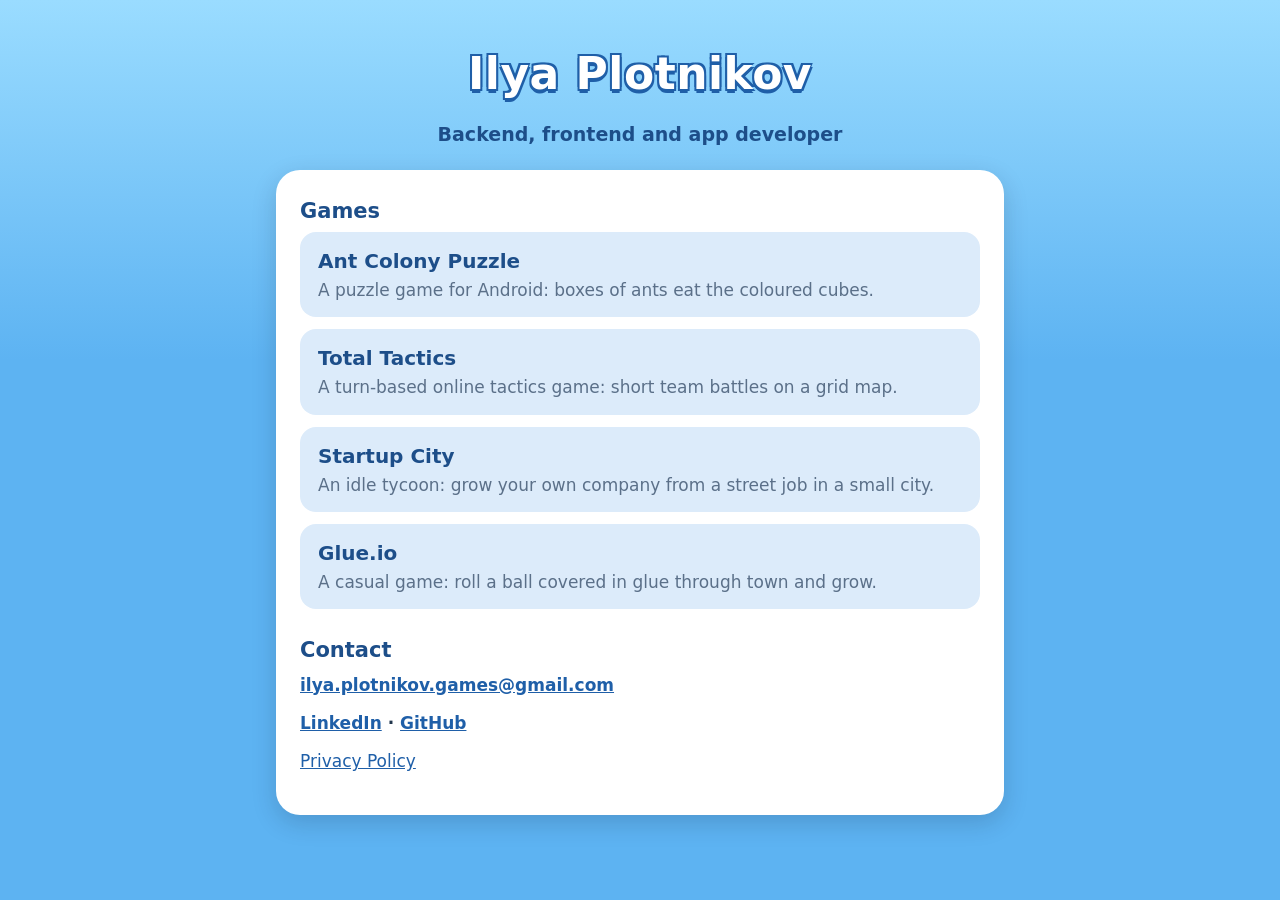
<file: index.html>
<!doctype html>
<html lang="en">
<head>
  <meta charset="utf-8">
  <meta name="viewport" content="width=device-width, initial-scale=1">
  <title>Ilya Plotnikov — backend, frontend and app developer</title>
  <meta name="description" content="Ilya Plotnikov — backend, frontend and app developer. Games for Android.">
  <link rel="stylesheet" href="style.css">
</head>
<body>
  <main class="page">
    <div class="title">Ilya Plotnikov</div>
    <p class="role">Backend, frontend and app developer</p>
    <div class="card">
      <h2 class="first">Games</h2>
      <a class="game-row" href="antcolony/">
        <span class="game-name">Ant Colony Puzzle</span>
        <span class="game-line">A puzzle game for Android: boxes of ants eat the coloured cubes.</span>
      </a>
      <a class="game-row" href="totaltactics/">
        <span class="game-name">Total Tactics</span>
        <span class="game-line">A turn-based online tactics game: short team battles on a grid map.</span>
      </a>
      <a class="game-row" href="startupcity/">
        <span class="game-name">Startup City</span>
        <span class="game-line">An idle tycoon: grow your own company from a street job in a small city.</span>
      </a>
      <a class="game-row" href="glueio/">
        <span class="game-name">Glue.io</span>
        <span class="game-line">A casual game: roll a ball covered in glue through town and grow.</span>
      </a>

      <h2>Contact</h2>
      <p class="contact"><a href="mailto:ilya.plotnikov.games@gmail.com">ilya.plotnikov.games@gmail.com</a></p>
      <p class="contact"><a href="https://www.linkedin.com/in/ilyaplot/">LinkedIn</a> · <a href="https://github.com/ilyaplot">GitHub</a></p>
      <p class="links"><a href="privacy.html">Privacy Policy</a></p>
    </div>
  </main>
</body>
</html>
</file>
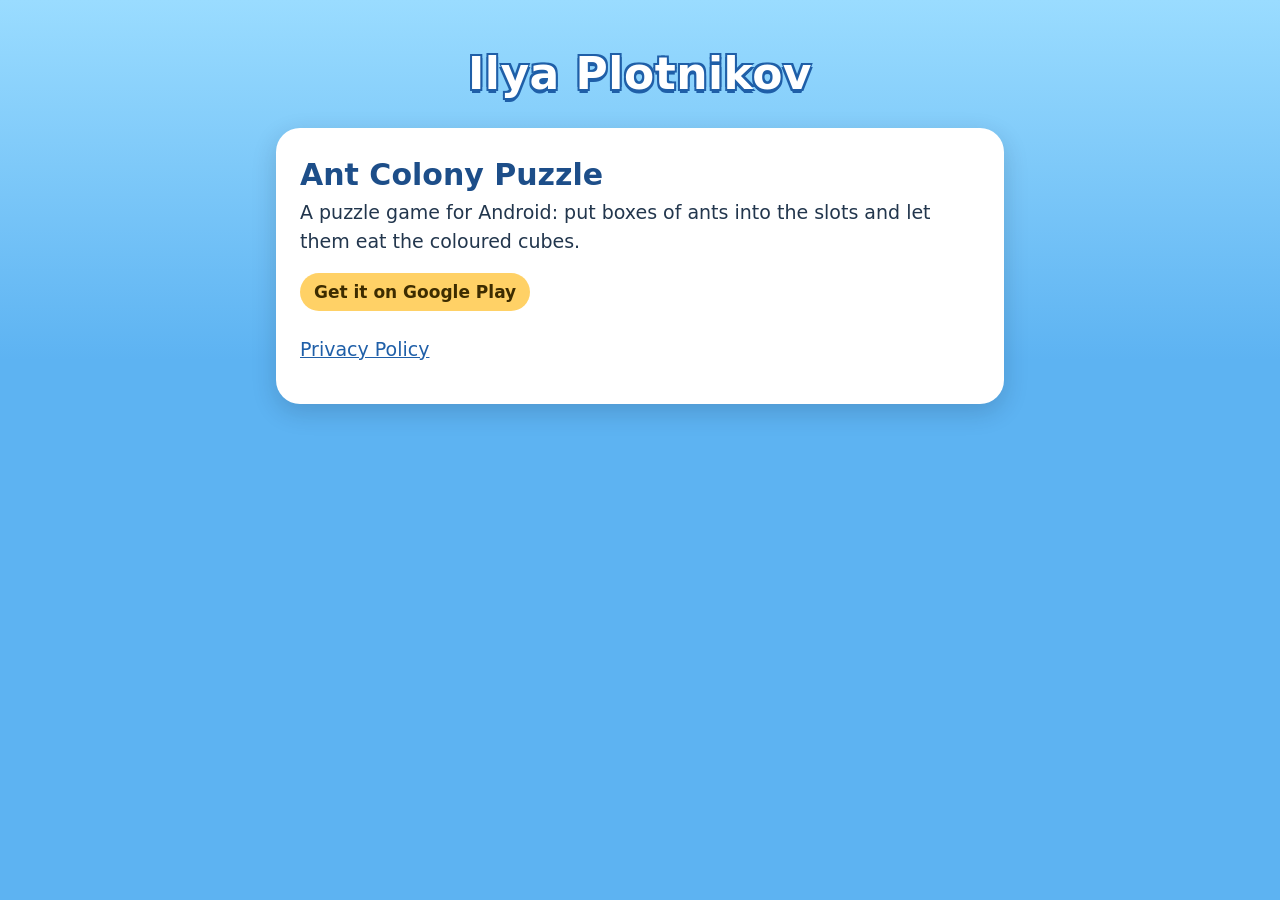
<file: antcolony/index.html>
<!doctype html>
<html lang="en">
<head>
  <meta charset="utf-8">
  <meta name="viewport" content="width=device-width, initial-scale=1">
  <title>Ant Colony Puzzle</title>
  <meta name="description" content="Ant Colony Puzzle — a puzzle game for Android.">
  <link rel="stylesheet" href="../style.css">
</head>
<body>
  <main class="page">
    <div class="title"><a href="../">Ilya Plotnikov</a></div>
    <div class="card game">
      <h1>Ant Colony Puzzle</h1>
      <p>A puzzle game for Android: put boxes of ants into the slots and let them eat the coloured cubes.</p>
      <a class="store" href="https://play.google.com/store/apps/details?id=com.ilyaplot.antcolony&amp;pcampaignid=web_share">Get it on Google Play</a>
      <p class="links"><a href="../privacy.html">Privacy Policy</a></p>
    </div>
  </main>
</body>
</html>
</file>
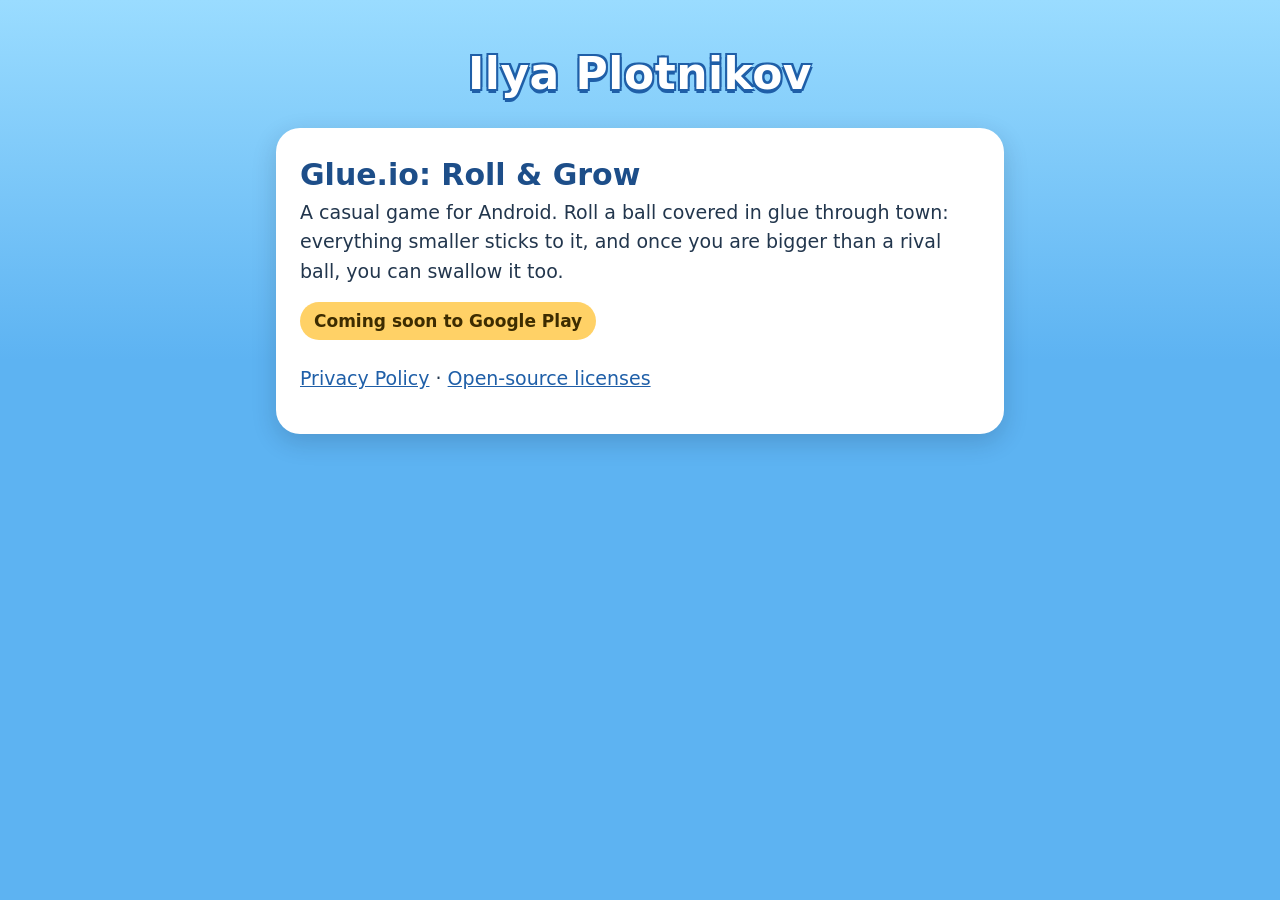
<file: glueio/index.html>
<!doctype html>
<html lang="en">
<head>
  <meta charset="utf-8">
  <meta name="viewport" content="width=device-width, initial-scale=1">
  <title>Glue.io</title>
  <meta name="description" content="Glue.io — roll a ball covered in glue through town and grow, a casual game for Android.">
  <link rel="stylesheet" href="../style.css">
</head>
<body>
  <main class="page">
    <div class="title"><a href="../">Ilya Plotnikov</a></div>
    <div class="card game">
      <h1>Glue.io: Roll &amp; Grow</h1>
      <p>A casual game for Android. Roll a ball covered in glue through town: everything smaller sticks to it, and once you are bigger than a rival ball, you can swallow it too.</p>
      <span class="soon">Coming soon to Google Play</span>
      <p class="links"><a href="privacy.html">Privacy Policy</a> · <a href="licenses.html">Open-source licenses</a></p>
    </div>
  </main>
</body>
</html>
</file>
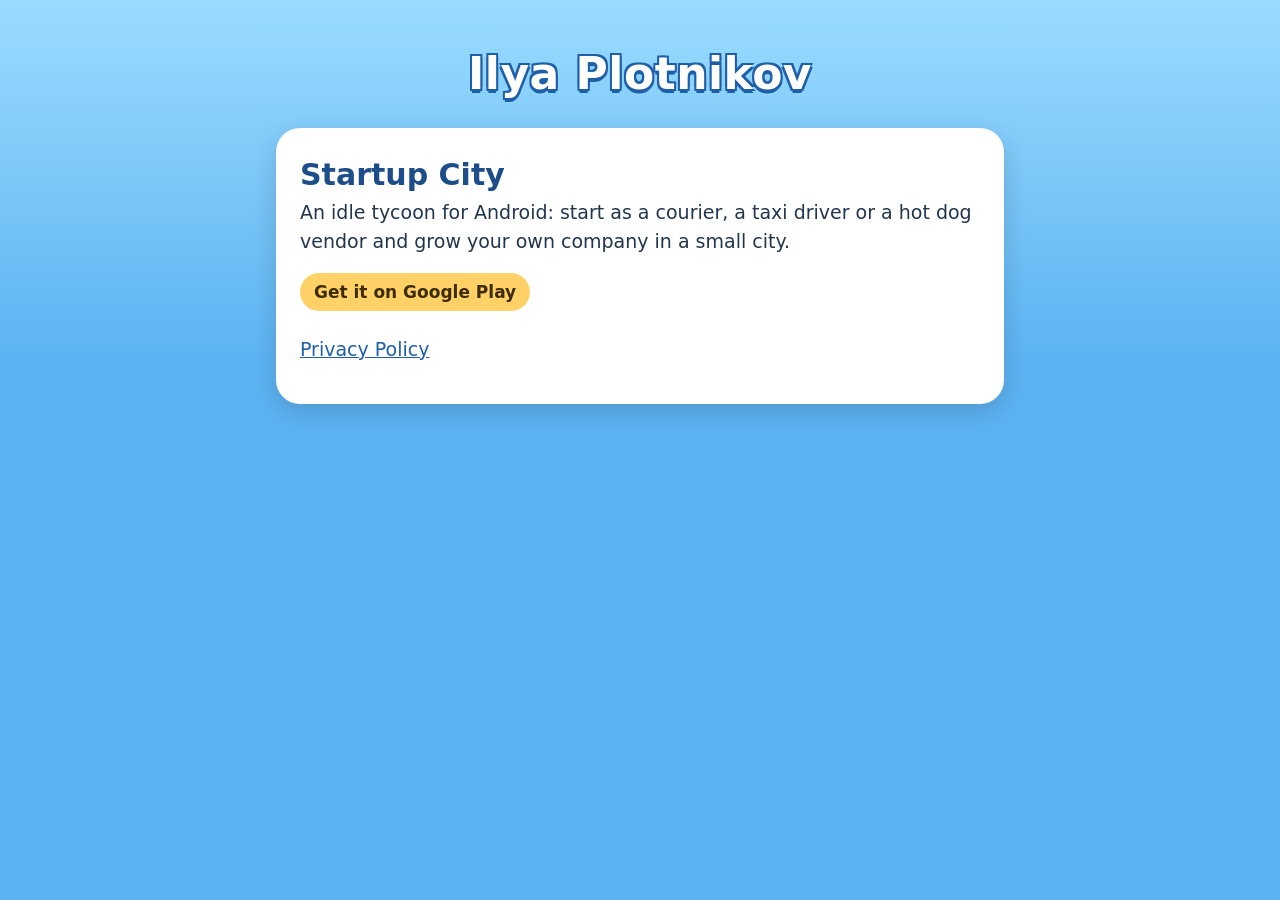
<file: startupcity/index.html>
<!doctype html>
<html lang="en">
<head>
  <meta charset="utf-8">
  <meta name="viewport" content="width=device-width, initial-scale=1">
  <title>Startup City</title>
  <meta name="description" content="Startup City — an idle tycoon game for Android.">
  <link rel="stylesheet" href="../style.css">
</head>
<body>
  <main class="page">
    <div class="title"><a href="../">Ilya Plotnikov</a></div>
    <div class="card game">
      <h1>Startup City</h1>
      <p>An idle tycoon for Android: start as a courier, a taxi driver or a hot dog vendor and grow your own company in a small city.</p>
      <a class="store" href="https://play.google.com/store/apps/details?id=com.ilyaplot.startupcity">Get it on Google Play</a>
      <p class="links"><a href="privacy.html">Privacy Policy</a></p>
    </div>
  </main>
</body>
</html>
</file>
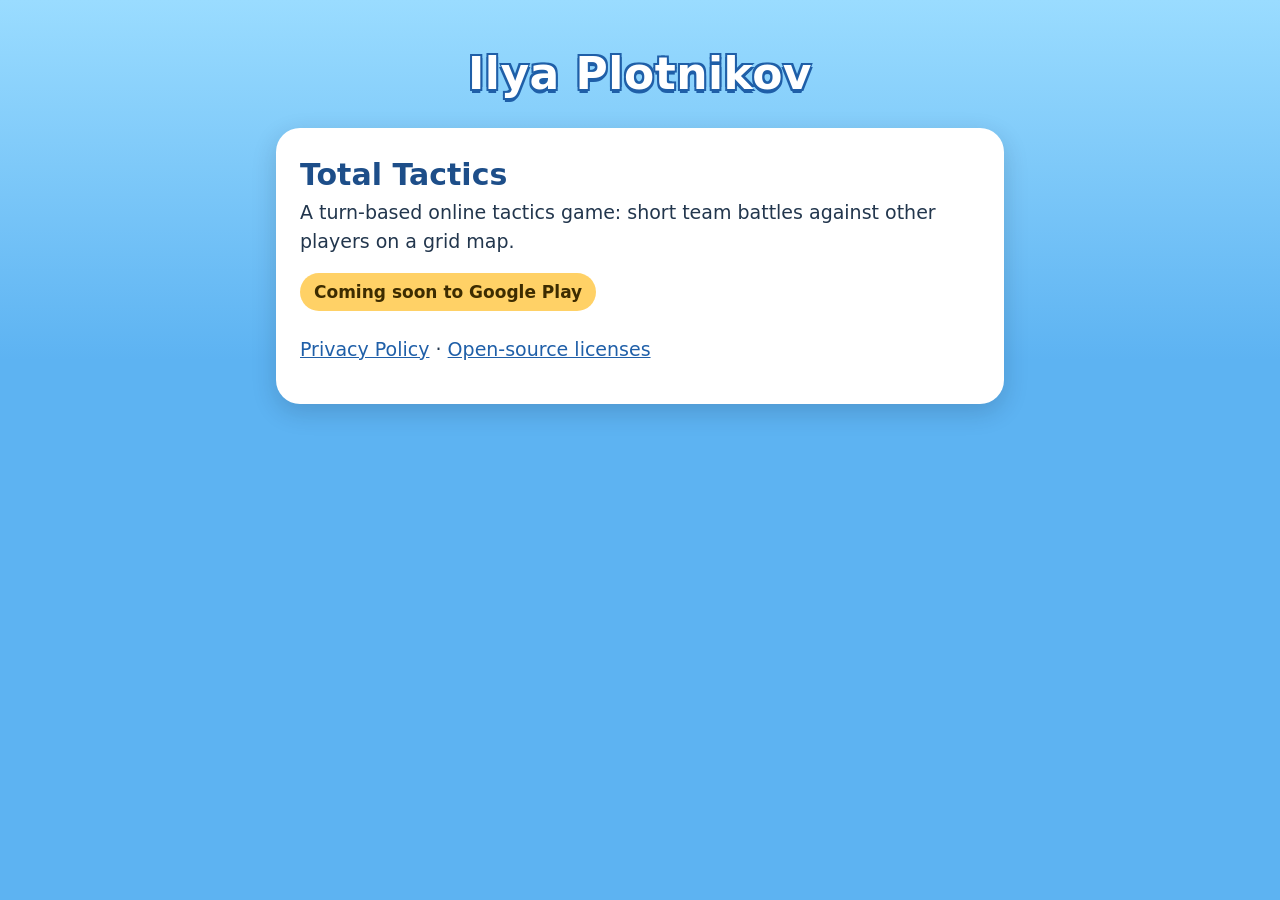
<file: totaltactics/index.html>
<!doctype html>
<html lang="en">
<head>
  <meta charset="utf-8">
  <meta name="viewport" content="width=device-width, initial-scale=1">
  <title>Total Tactics</title>
  <meta name="description" content="Total Tactics — a turn-based online tactics game.">
  <link rel="stylesheet" href="../style.css">
</head>
<body>
  <main class="page">
    <div class="title"><a href="../">Ilya Plotnikov</a></div>
    <div class="card game">
      <h1>Total Tactics</h1>
      <p>A turn-based online tactics game: short team battles against other players on a grid map.</p>
      <span class="soon">Coming soon to Google Play</span>
      <p class="links"><a href="privacy.html">Privacy Policy</a> · <a href="licenses.html">Open-source licenses</a></p>
    </div>
  </main>
</body>
</html>
</file>
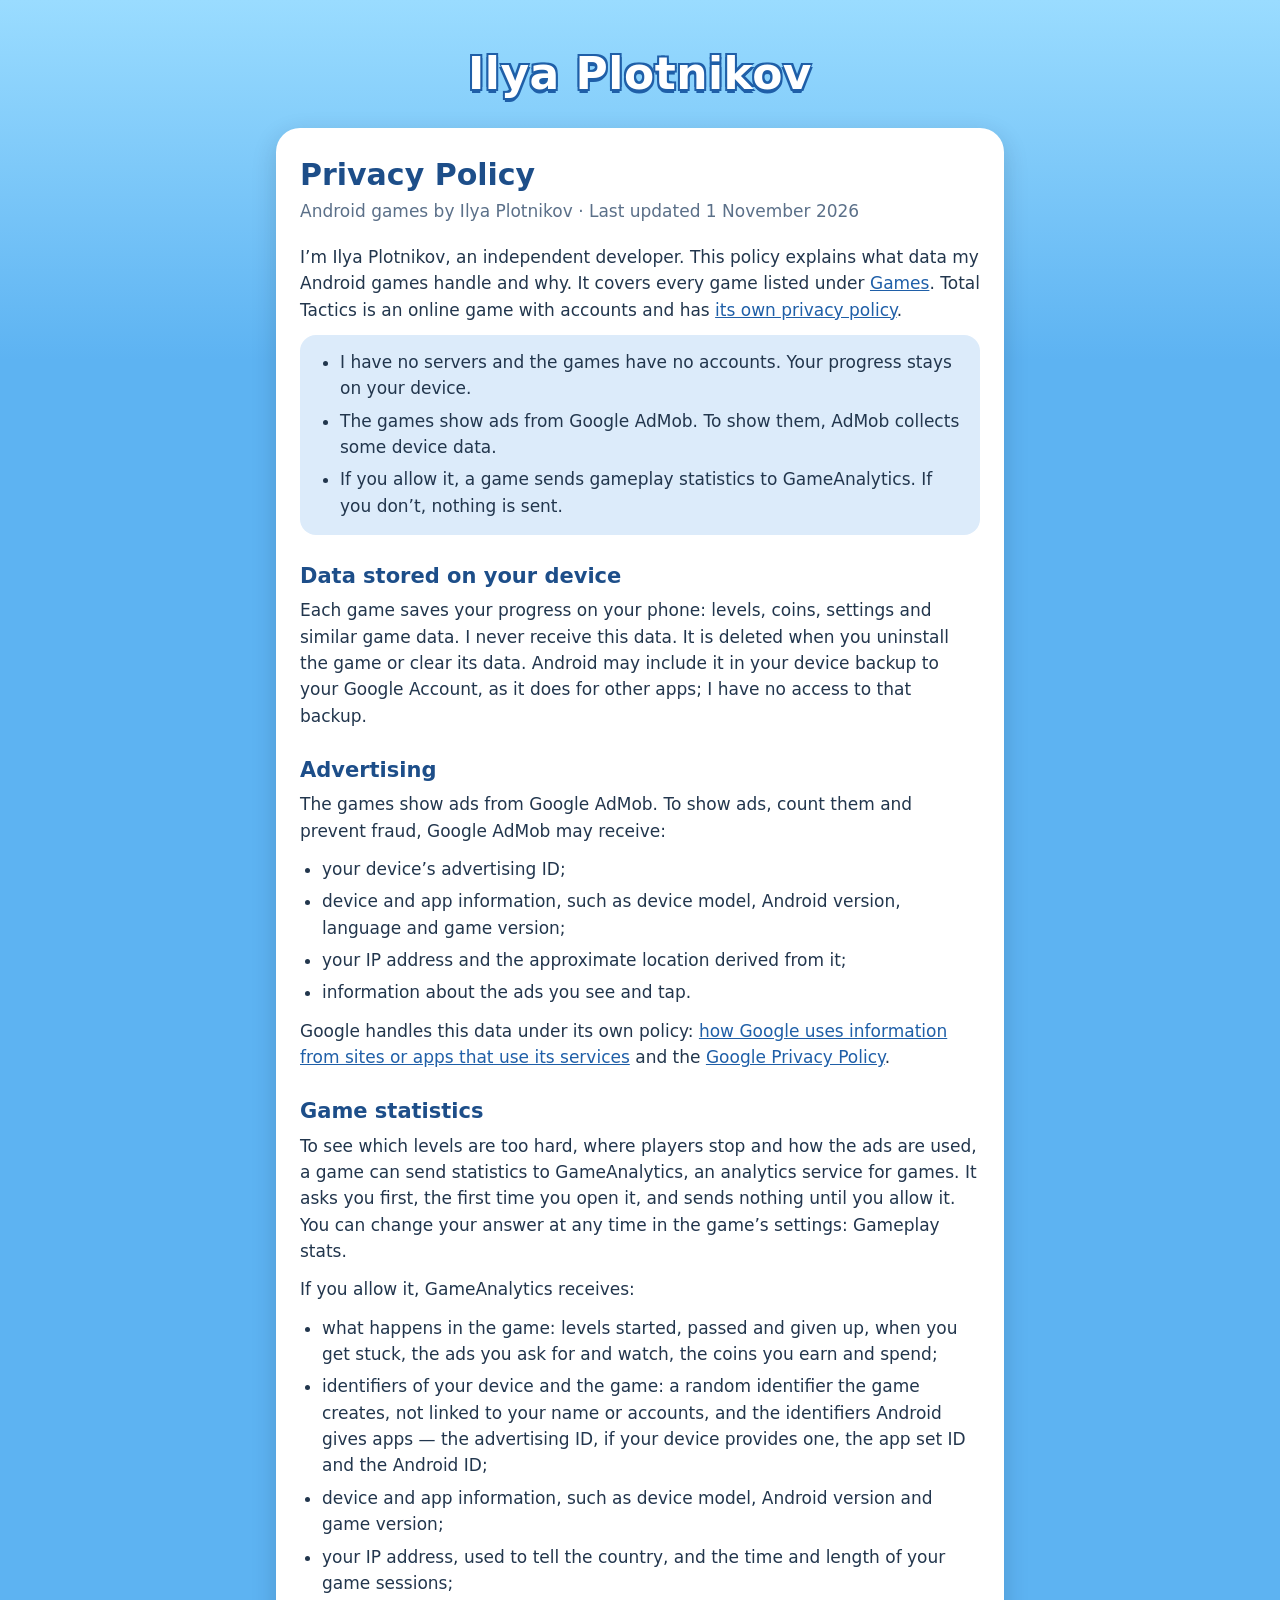
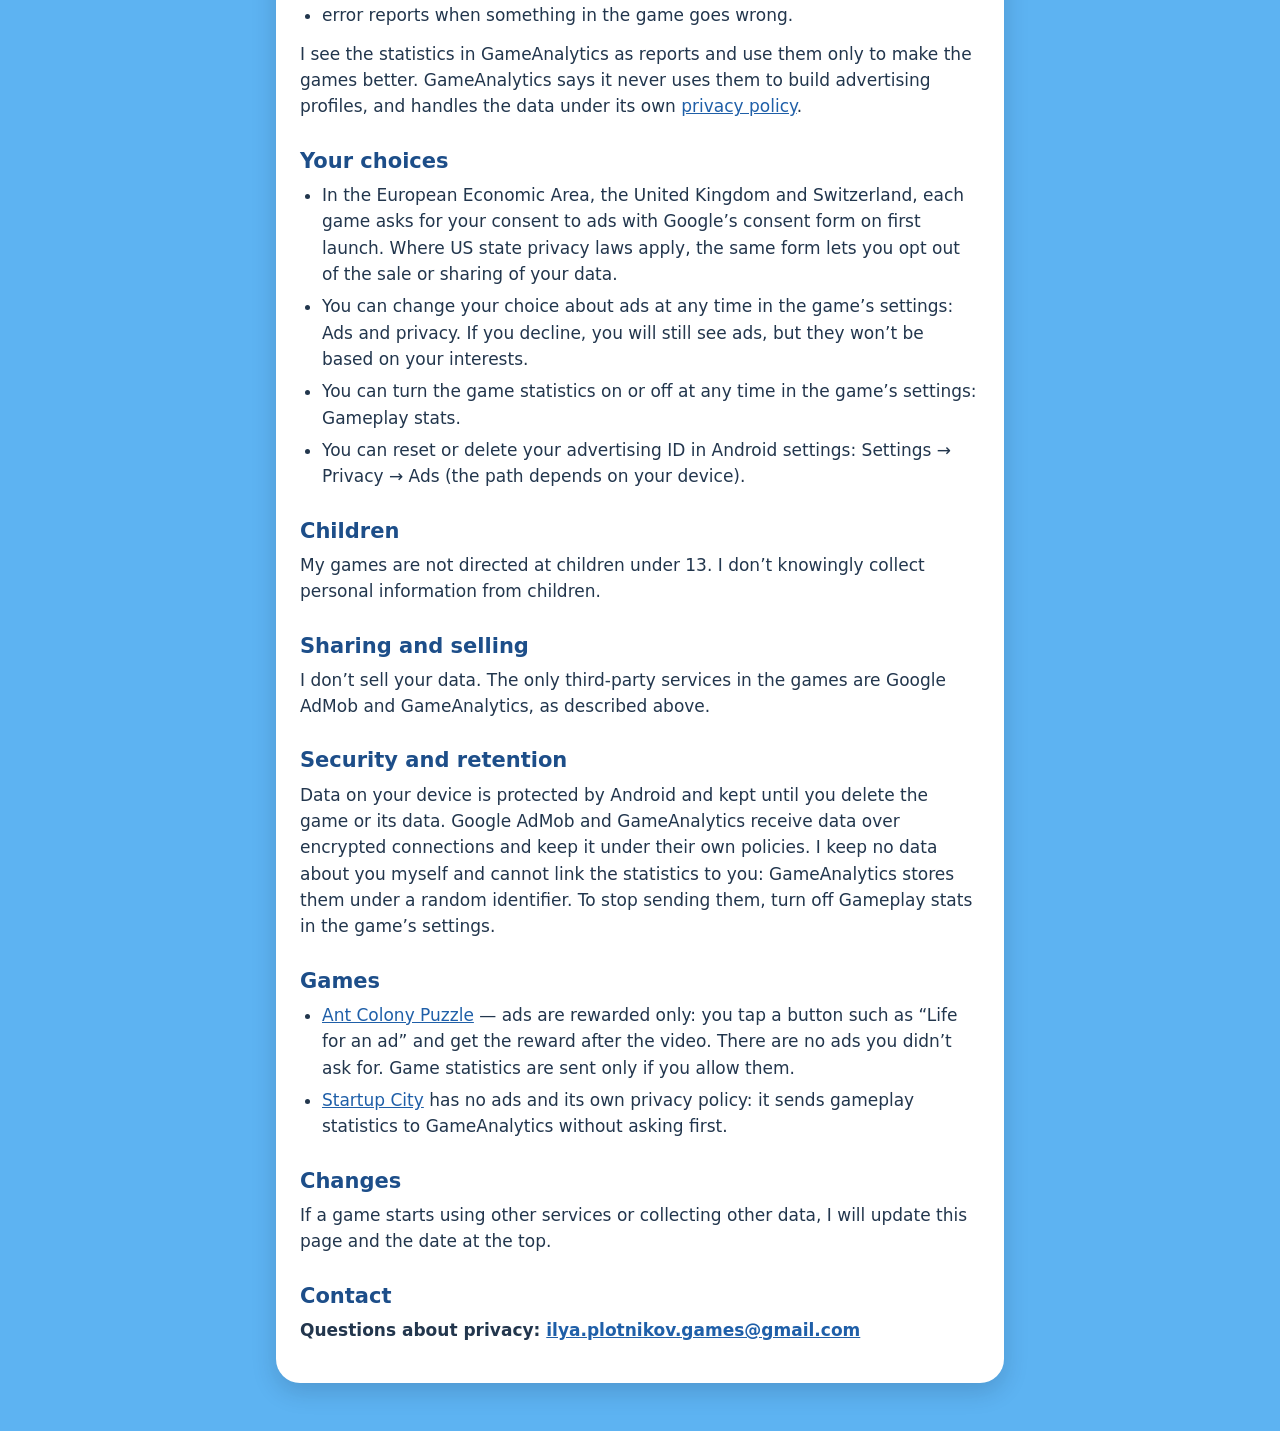
<file: privacy.html>
<!doctype html>
<html lang="en">
<head>
  <meta charset="utf-8">
  <meta name="viewport" content="width=device-width, initial-scale=1">
  <title>Privacy Policy — Ilya Plotnikov</title>
  <meta name="description" content="Privacy Policy of the Android games by Ilya Plotnikov.">
  <link rel="stylesheet" href="style.css">
</head>
<body>
  <main class="page">
    <div class="title"><a href="./">Ilya Plotnikov</a></div>

    <article class="card">
      <h1>Privacy Policy</h1>
      <p class="updated">Android games by Ilya Plotnikov · Last updated 1 November 2026</p>
      <p>I’m Ilya Plotnikov, an independent developer. This policy explains what data my Android games handle and why. It covers every game listed under <a href="#games">Games</a>. Total Tactics is an online game with accounts and has <a href="totaltactics/privacy.html">its own privacy policy</a>.</p>

      <div class="short">
        <ul>
          <li>I have no servers and the games have no accounts. Your progress stays on your device.</li>
          <li>The games show ads from Google AdMob. To show them, AdMob collects some device data.</li>
          <li>If you allow it, a game sends gameplay statistics to GameAnalytics. If you don’t, nothing is sent.</li>
        </ul>
      </div>

      <h2>Data stored on your device</h2>
      <p>Each game saves your progress on your phone: levels, coins, settings and similar game data. I never receive this data. It is deleted when you uninstall the game or clear its data. Android may include it in your device backup to your Google Account, as it does for other apps; I have no access to that backup.</p>

      <h2>Advertising</h2>
      <p>The games show ads from Google AdMob. To show ads, count them and prevent fraud, Google AdMob may receive:</p>
      <ul>
        <li>your device’s advertising ID;</li>
        <li>device and app information, such as device model, Android version, language and game version;</li>
        <li>your IP address and the approximate location derived from it;</li>
        <li>information about the ads you see and tap.</li>
      </ul>
      <p>Google handles this data under its own policy: <a href="https://policies.google.com/technologies/partner-sites">how Google uses information from sites or apps that use its services</a> and the <a href="https://policies.google.com/privacy">Google Privacy Policy</a>.</p>

      <h2>Game statistics</h2>
      <p>To see which levels are too hard, where players stop and how the ads are used, a game can send statistics to GameAnalytics, an analytics service for games. It asks you first, the first time you open it, and sends nothing until you allow it. You can change your answer at any time in the game’s settings: Gameplay stats.</p>
      <p>If you allow it, GameAnalytics receives:</p>
      <ul>
        <li>what happens in the game: levels started, passed and given up, when you get stuck, the ads you ask for and watch, the coins you earn and spend;</li>
        <li>identifiers of your device and the game: a random identifier the game creates, not linked to your name or accounts, and the identifiers Android gives apps — the advertising ID, if your device provides one, the app set ID and the Android ID;</li>
        <li>device and app information, such as device model, Android version and game version;</li>
        <li>your IP address, used to tell the country, and the time and length of your game sessions;</li>
        <li>error reports when something in the game goes wrong.</li>
      </ul>
      <p>I see the statistics in GameAnalytics as reports and use them only to make the games better. GameAnalytics says it never uses them to build advertising profiles, and handles the data under its own <a href="https://gameanalytics.com/privacy/">privacy policy</a>.</p>

      <h2>Your choices</h2>
      <ul>
        <li>In the European Economic Area, the United Kingdom and Switzerland, each game asks for your consent to ads with Google’s consent form on first launch. Where US state privacy laws apply, the same form lets you opt out of the sale or sharing of your data.</li>
        <li>You can change your choice about ads at any time in the game’s settings: Ads and privacy. If you decline, you will still see ads, but they won’t be based on your interests.</li>
        <li>You can turn the game statistics on or off at any time in the game’s settings: Gameplay stats.</li>
        <li>You can reset or delete your advertising ID in Android settings: Settings → Privacy → Ads (the path depends on your device).</li>
      </ul>

      <h2>Children</h2>
      <p>My games are not directed at children under 13. I don’t knowingly collect personal information from children.</p>

      <h2>Sharing and selling</h2>
      <p>I don’t sell your data. The only third-party services in the games are Google AdMob and GameAnalytics, as described above.</p>

      <h2>Security and retention</h2>
      <p>Data on your device is protected by Android and kept until you delete the game or its data. Google AdMob and GameAnalytics receive data over encrypted connections and keep it under their own policies. I keep no data about you myself and cannot link the statistics to you: GameAnalytics stores them under a random identifier. To stop sending them, turn off Gameplay stats in the game’s settings.</p>

      <h2 id="games">Games</h2>
      <ul>
        <li><a href="antcolony/">Ant Colony Puzzle</a> — ads are rewarded only: you tap a button such as “Life for an ad” and get the reward after the video. There are no ads you didn’t ask for. Game statistics are sent only if you allow them.</li>
        <li><a href="startupcity/privacy.html">Startup City</a> has no ads and its own privacy policy: it sends gameplay statistics to GameAnalytics without asking first.</li>
      </ul>

      <h2>Changes</h2>
      <p>If a game starts using other services or collecting other data, I will update this page and the date at the top.</p>

      <h2>Contact</h2>
      <p class="contact">Questions about privacy: <a href="mailto:ilya.plotnikov.games@gmail.com">ilya.plotnikov.games@gmail.com</a></p>
    </article>
  </main>
</body>
</html>
</file>
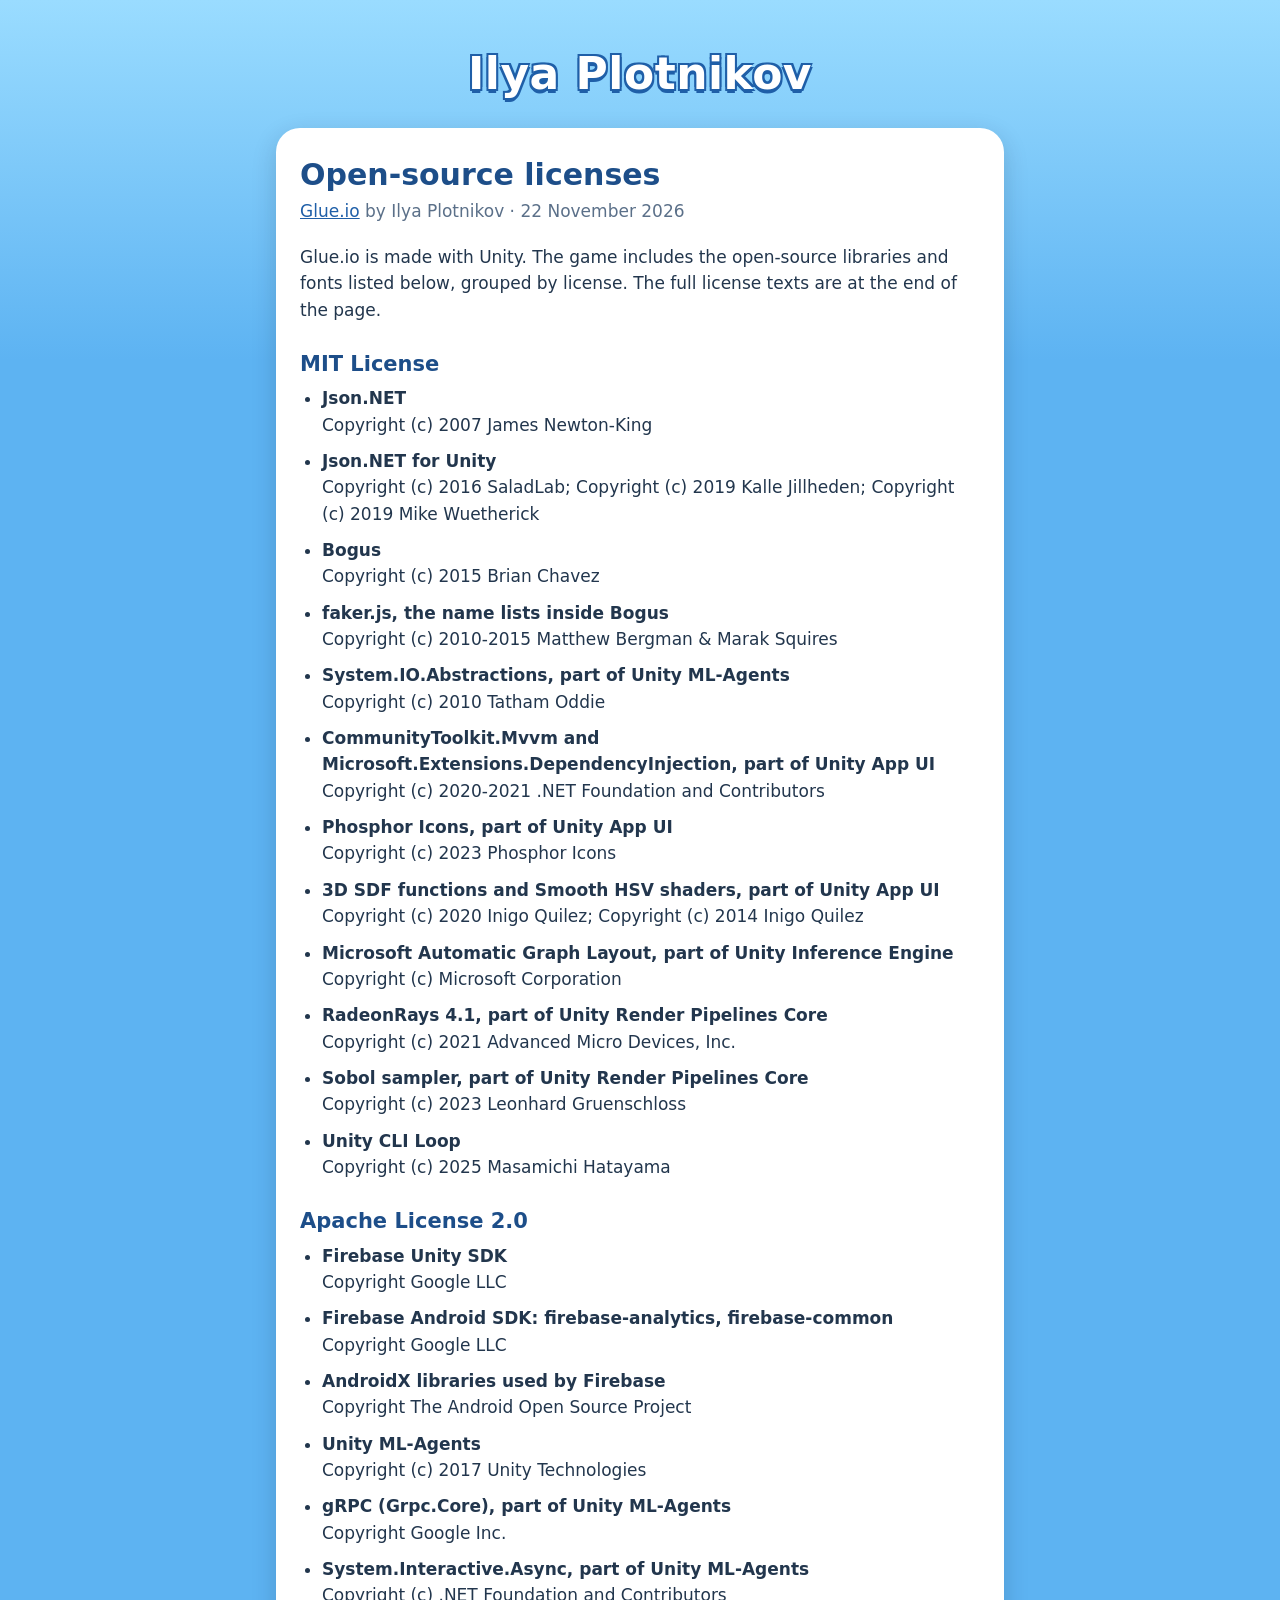
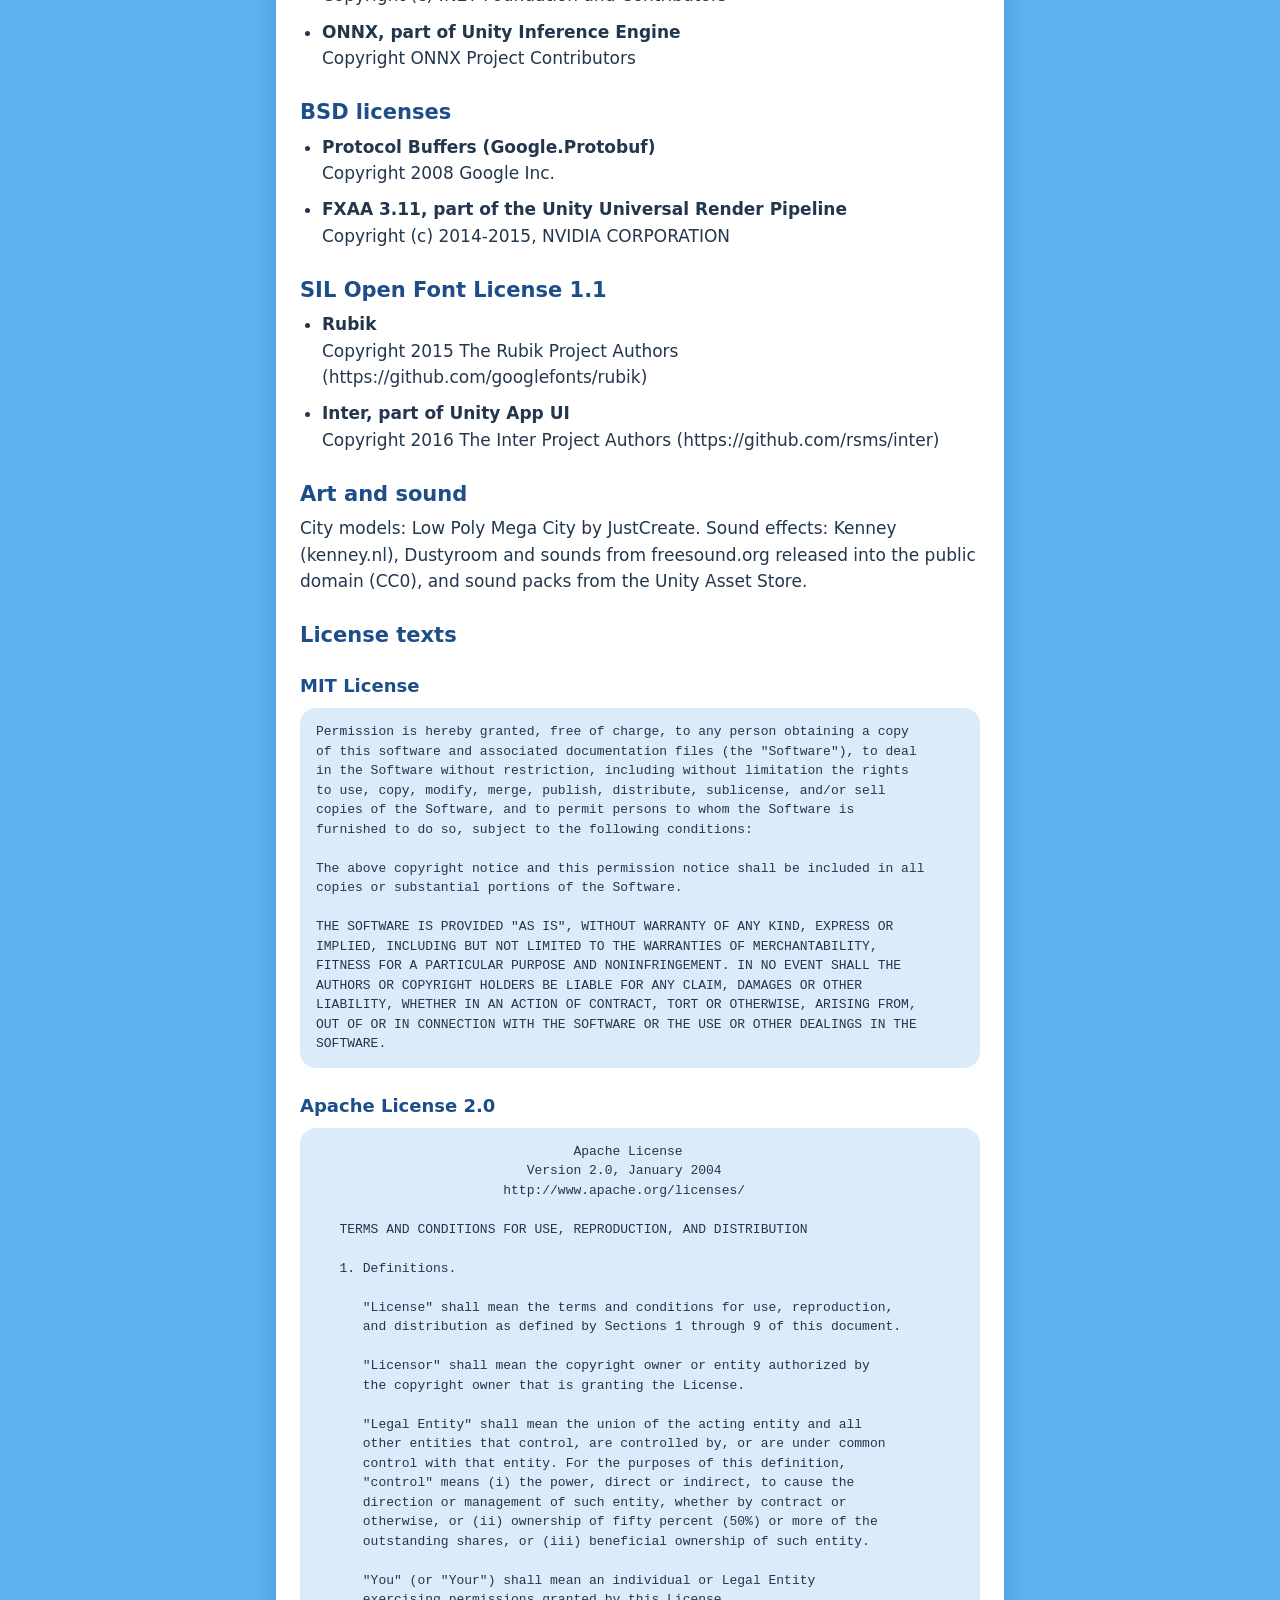
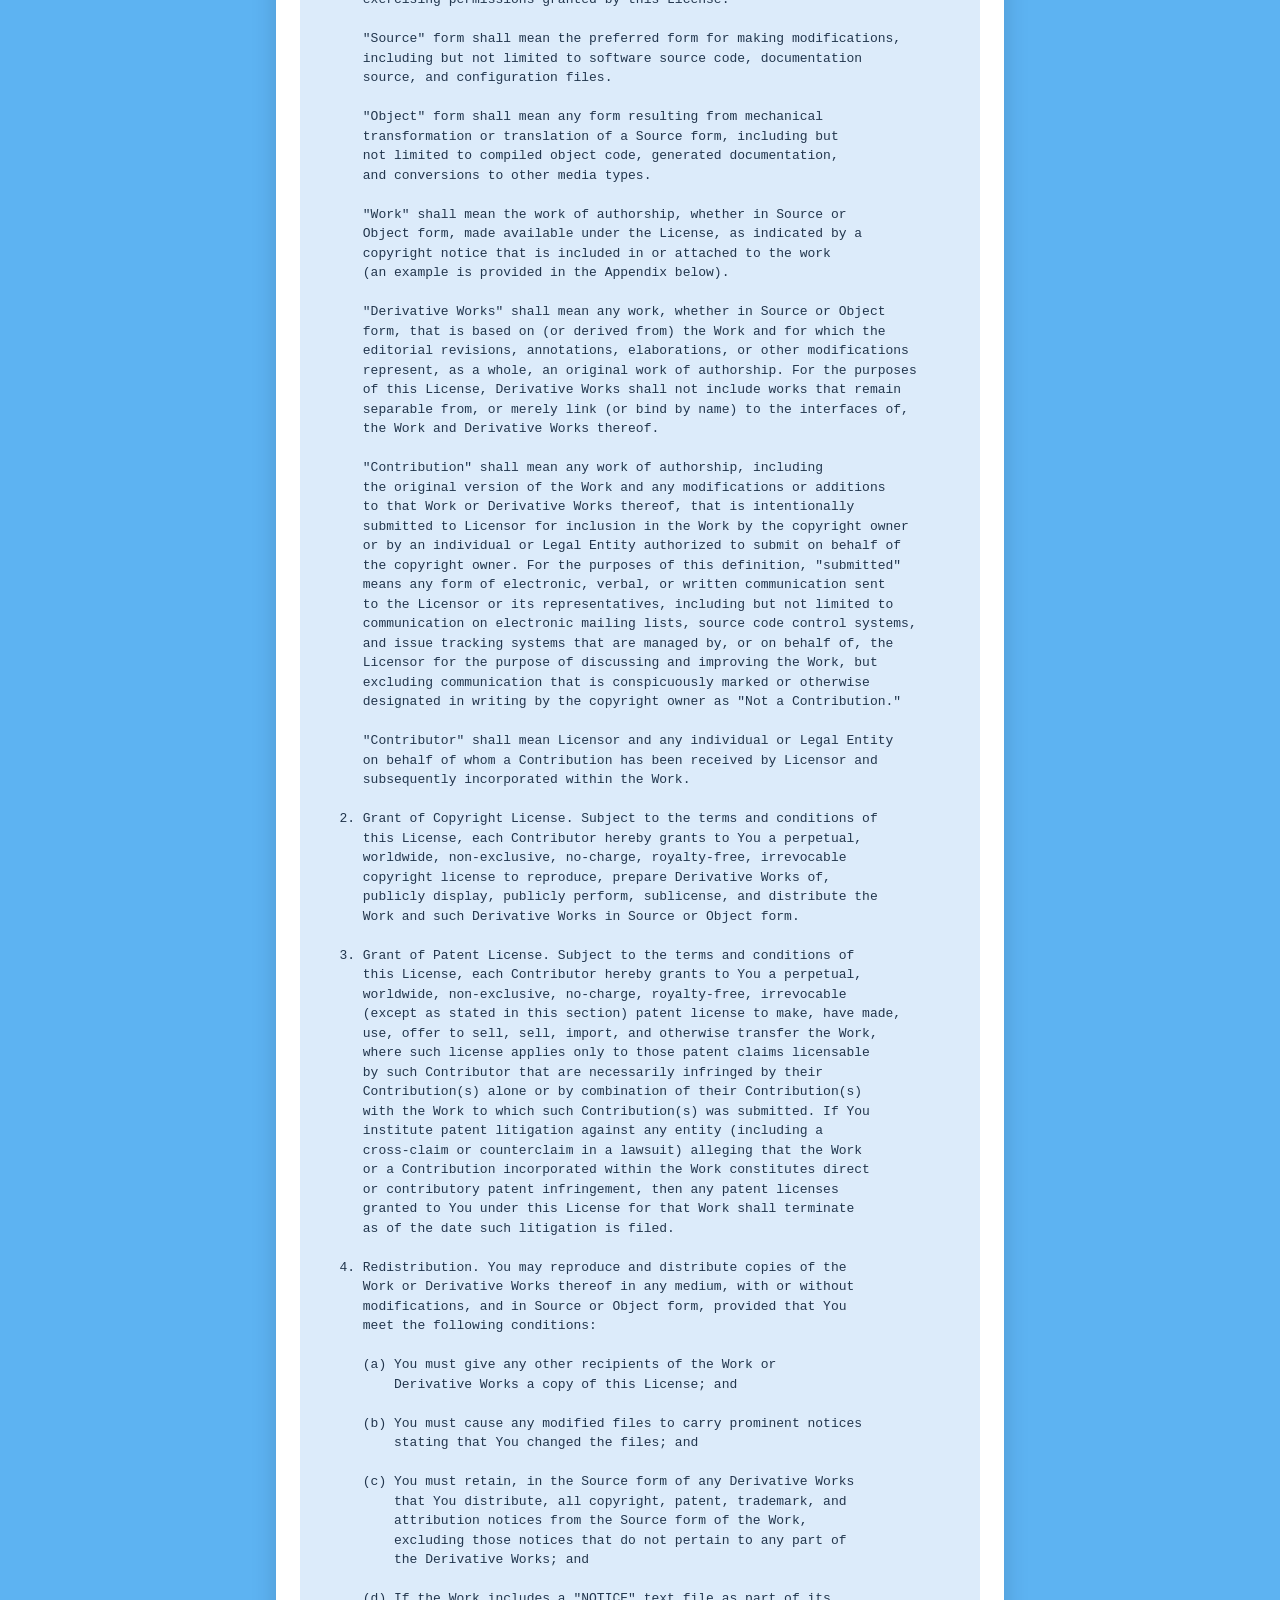
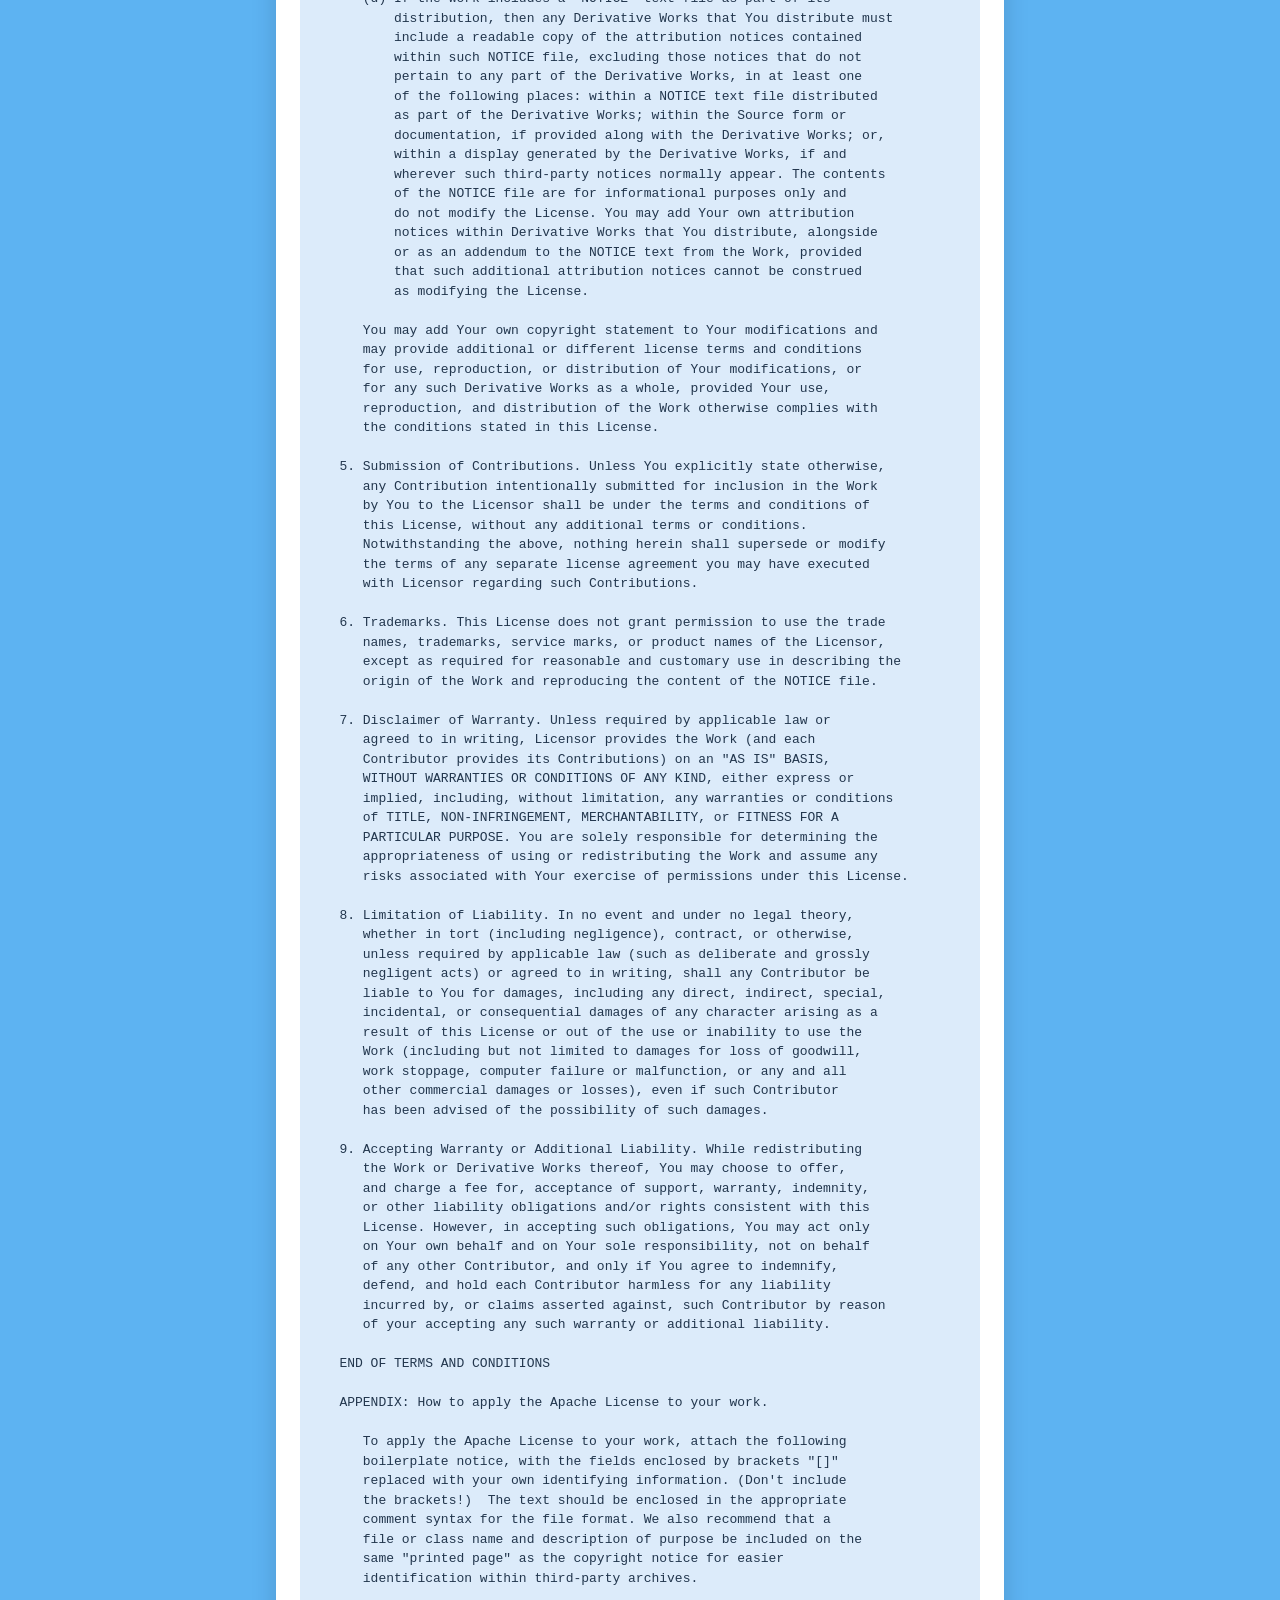
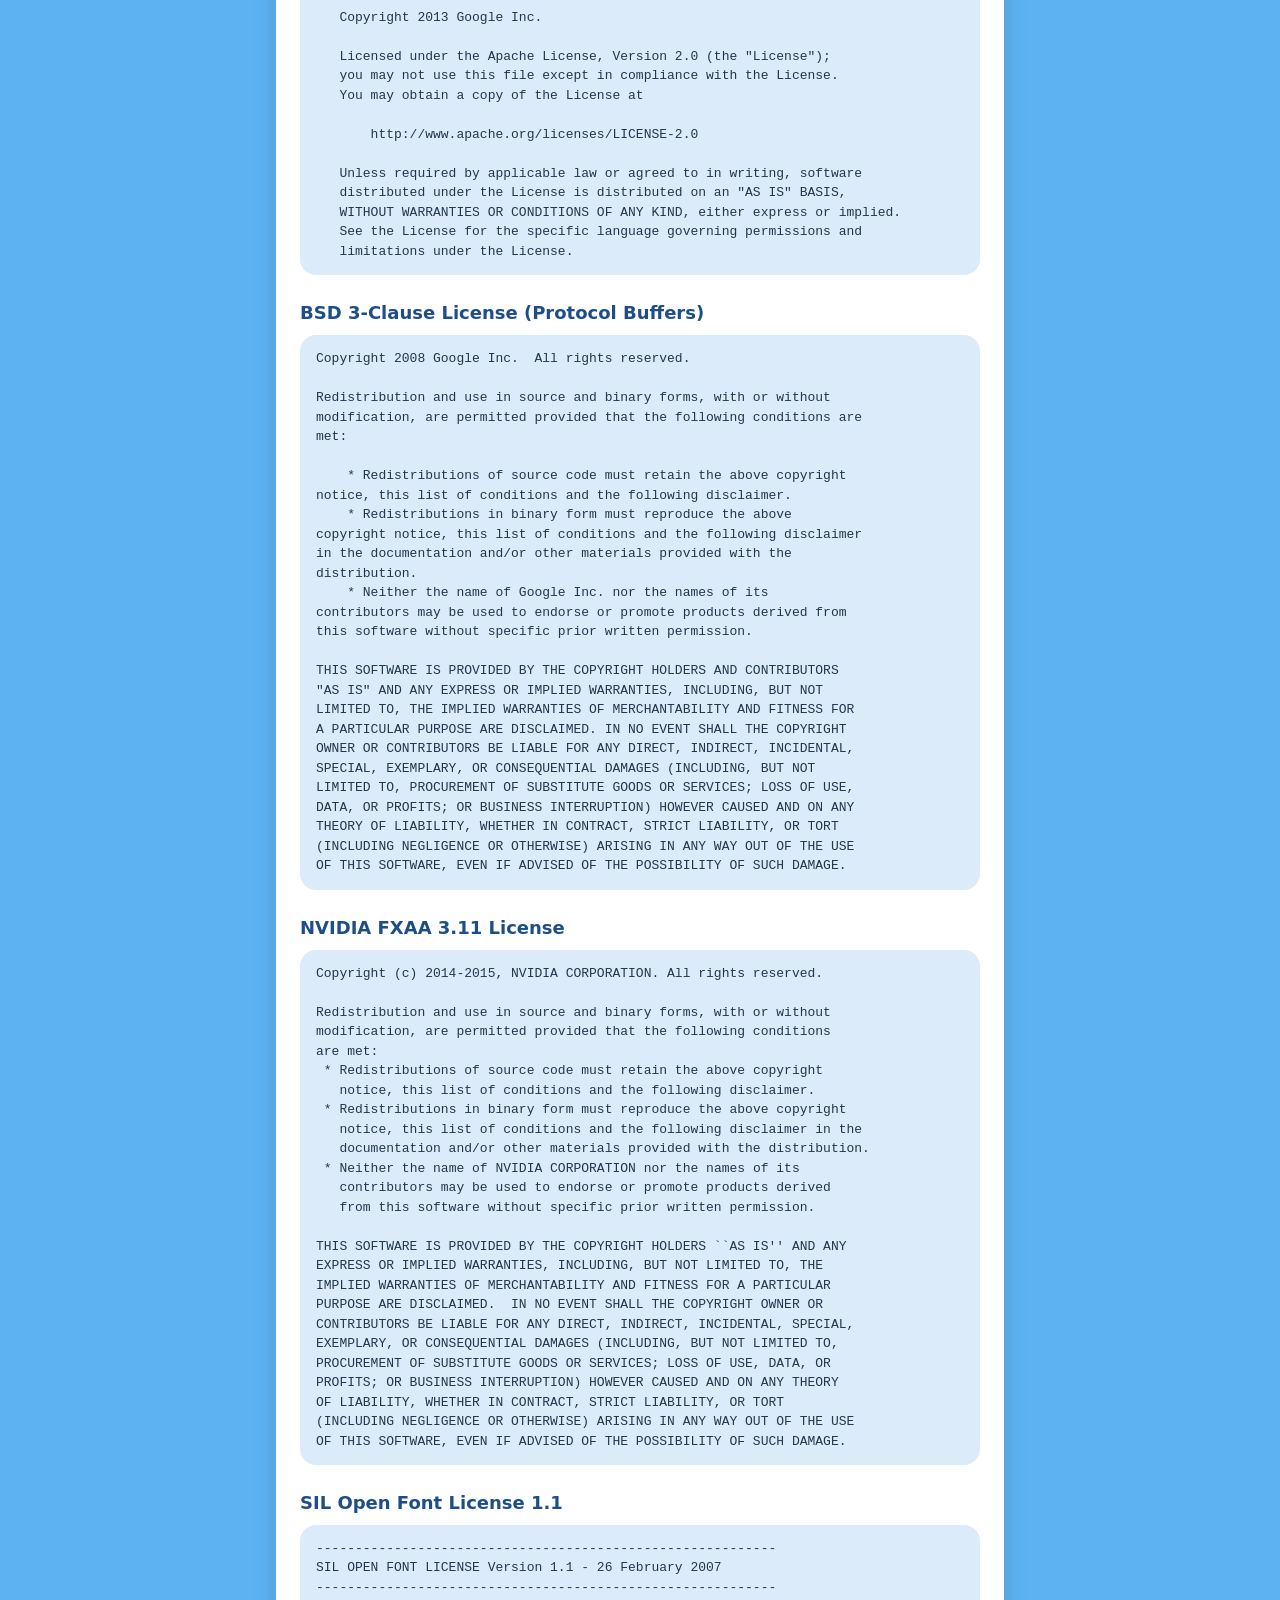
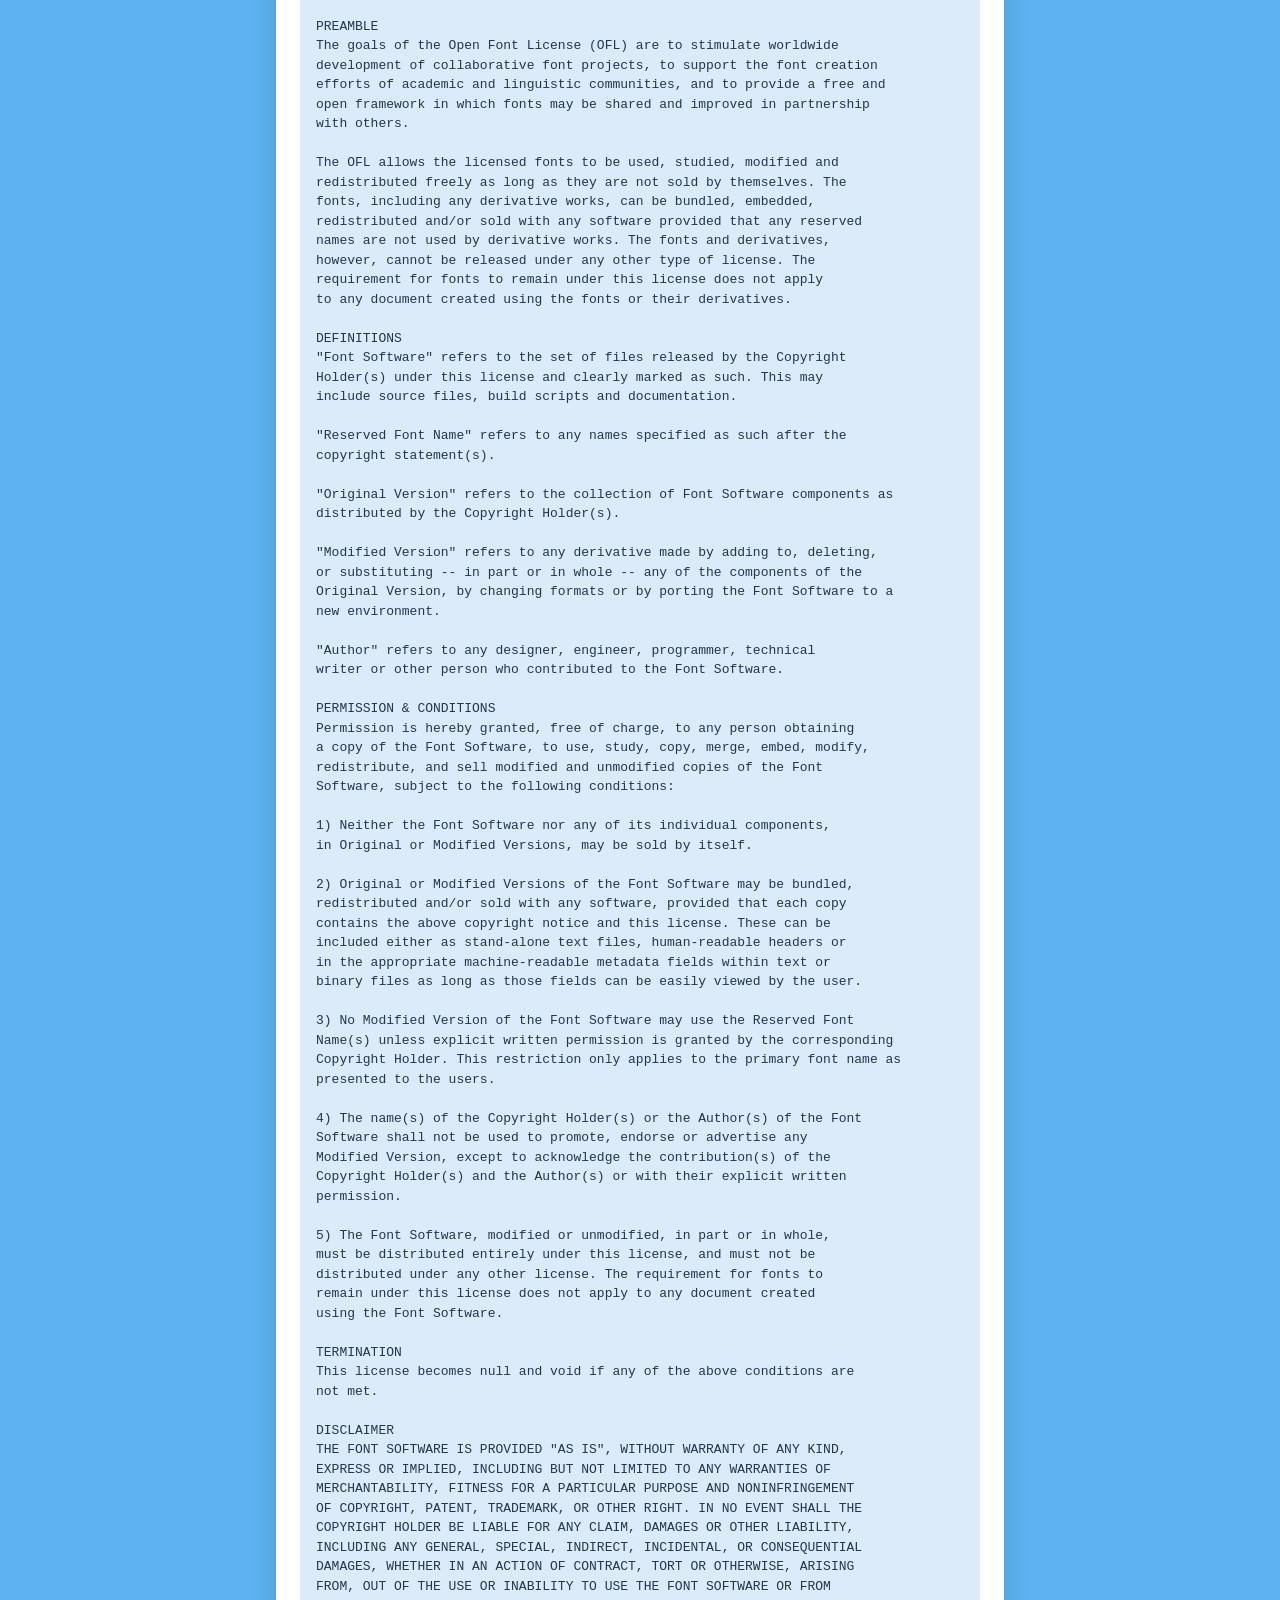
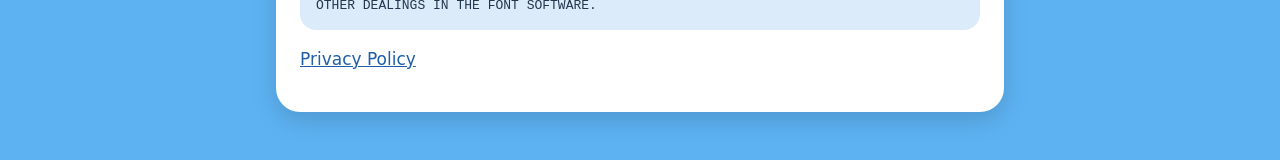
<file: glueio/licenses.html>
<!doctype html>
<html lang="en">
<head>
  <meta charset="utf-8">
  <meta name="viewport" content="width=device-width, initial-scale=1">
  <title>Open-source licenses — Glue.io</title>
  <meta name="description" content="Open-source software, fonts, models and sounds used in Glue.io, with their licenses.">
  <link rel="stylesheet" href="../style.css">
</head>
<body>
  <main class="page">
    <div class="title"><a href="../">Ilya Plotnikov</a></div>

    <article class="card">
      <h1>Open-source licenses</h1>
      <p class="updated"><a href="./">Glue.io</a> by Ilya Plotnikov · 22 November 2026</p>

      <p>Glue.io is made with Unity. The game includes the open-source libraries and fonts listed below, grouped by license. The full license texts are at the end of the page.</p>

      <h2>MIT License</h2>
      <ul class="credits">
        <li><strong>Json.NET</strong><br>Copyright (c) 2007 James Newton-King</li>
        <li><strong>Json.NET for Unity</strong><br>Copyright (c) 2016 SaladLab; Copyright (c) 2019 Kalle Jillheden; Copyright (c) 2019 Mike Wuetherick</li>
        <li><strong>Bogus</strong><br>Copyright (c) 2015 Brian Chavez</li>
        <li><strong>faker.js, the name lists inside Bogus</strong><br>Copyright (c) 2010-2015 Matthew Bergman &amp; Marak Squires</li>
        <li><strong>System.IO.Abstractions, part of Unity ML-Agents</strong><br>Copyright (c) 2010 Tatham Oddie</li>
        <li><strong>CommunityToolkit.Mvvm and Microsoft.Extensions.DependencyInjection, part of Unity App UI</strong><br>Copyright (c) 2020-2021 .NET Foundation and Contributors</li>
        <li><strong>Phosphor Icons, part of Unity App UI</strong><br>Copyright (c) 2023 Phosphor Icons</li>
        <li><strong>3D SDF functions and Smooth HSV shaders, part of Unity App UI</strong><br>Copyright (c) 2020 Inigo Quilez; Copyright (c) 2014 Inigo Quilez</li>
        <li><strong>Microsoft Automatic Graph Layout, part of Unity Inference Engine</strong><br>Copyright (c) Microsoft Corporation</li>
        <li><strong>RadeonRays 4.1, part of Unity Render Pipelines Core</strong><br>Copyright (c) 2021 Advanced Micro Devices, Inc.</li>
        <li><strong>Sobol sampler, part of Unity Render Pipelines Core</strong><br>Copyright (c) 2023 Leonhard Gruenschloss</li>
        <li><strong>Unity CLI Loop</strong><br>Copyright (c) 2025 Masamichi Hatayama</li>
      </ul>

      <h2>Apache License 2.0</h2>
      <ul class="credits">
        <li><strong>Firebase Unity SDK</strong><br>Copyright Google LLC</li>
        <li><strong>Firebase Android SDK: firebase-analytics, firebase-common</strong><br>Copyright Google LLC</li>
        <li><strong>AndroidX libraries used by Firebase</strong><br>Copyright The Android Open Source Project</li>
        <li><strong>Unity ML-Agents</strong><br>Copyright (c) 2017 Unity Technologies</li>
        <li><strong>gRPC (Grpc.Core), part of Unity ML-Agents</strong><br>Copyright Google Inc.</li>
        <li><strong>System.Interactive.Async, part of Unity ML-Agents</strong><br>Copyright (c) .NET Foundation and Contributors</li>
        <li><strong>ONNX, part of Unity Inference Engine</strong><br>Copyright ONNX Project Contributors</li>
      </ul>

      <h2>BSD licenses</h2>
      <ul class="credits">
        <li><strong>Protocol Buffers (Google.Protobuf)</strong><br>Copyright 2008 Google Inc.</li>
        <li><strong>FXAA 3.11, part of the Unity Universal Render Pipeline</strong><br>Copyright (c) 2014-2015, NVIDIA CORPORATION</li>
      </ul>

      <h2>SIL Open Font License 1.1</h2>
      <ul class="credits">
        <li><strong>Rubik</strong><br>Copyright 2015 The Rubik Project Authors (https://github.com/googlefonts/rubik)</li>
        <li><strong>Inter, part of Unity App UI</strong><br>Copyright 2016 The Inter Project Authors (https://github.com/rsms/inter)</li>
      </ul>

      <h2>Art and sound</h2>
      <p>City models: Low Poly Mega City by JustCreate. Sound effects: Kenney (kenney.nl), Dustyroom and sounds from freesound.org released into the public domain (CC0), and sound packs from the Unity Asset Store.</p>

      <h2>License texts</h2>
      <h3 id="mit">MIT License</h3>
      <pre class="license">Permission is hereby granted, free of charge, to any person obtaining a copy
of this software and associated documentation files (the &quot;Software&quot;), to deal
in the Software without restriction, including without limitation the rights
to use, copy, modify, merge, publish, distribute, sublicense, and/or sell
copies of the Software, and to permit persons to whom the Software is
furnished to do so, subject to the following conditions:

The above copyright notice and this permission notice shall be included in all
copies or substantial portions of the Software.

THE SOFTWARE IS PROVIDED &quot;AS IS&quot;, WITHOUT WARRANTY OF ANY KIND, EXPRESS OR
IMPLIED, INCLUDING BUT NOT LIMITED TO THE WARRANTIES OF MERCHANTABILITY,
FITNESS FOR A PARTICULAR PURPOSE AND NONINFRINGEMENT. IN NO EVENT SHALL THE
AUTHORS OR COPYRIGHT HOLDERS BE LIABLE FOR ANY CLAIM, DAMAGES OR OTHER
LIABILITY, WHETHER IN AN ACTION OF CONTRACT, TORT OR OTHERWISE, ARISING FROM,
OUT OF OR IN CONNECTION WITH THE SOFTWARE OR THE USE OR OTHER DEALINGS IN THE
SOFTWARE.</pre>
      <h3 id="apache">Apache License 2.0</h3>
      <pre class="license">                                 Apache License
                           Version 2.0, January 2004
                        http://www.apache.org/licenses/

   TERMS AND CONDITIONS FOR USE, REPRODUCTION, AND DISTRIBUTION

   1. Definitions.

      &quot;License&quot; shall mean the terms and conditions for use, reproduction,
      and distribution as defined by Sections 1 through 9 of this document.

      &quot;Licensor&quot; shall mean the copyright owner or entity authorized by
      the copyright owner that is granting the License.

      &quot;Legal Entity&quot; shall mean the union of the acting entity and all
      other entities that control, are controlled by, or are under common
      control with that entity. For the purposes of this definition,
      &quot;control&quot; means (i) the power, direct or indirect, to cause the
      direction or management of such entity, whether by contract or
      otherwise, or (ii) ownership of fifty percent (50%) or more of the
      outstanding shares, or (iii) beneficial ownership of such entity.

      &quot;You&quot; (or &quot;Your&quot;) shall mean an individual or Legal Entity
      exercising permissions granted by this License.

      &quot;Source&quot; form shall mean the preferred form for making modifications,
      including but not limited to software source code, documentation
      source, and configuration files.

      &quot;Object&quot; form shall mean any form resulting from mechanical
      transformation or translation of a Source form, including but
      not limited to compiled object code, generated documentation,
      and conversions to other media types.

      &quot;Work&quot; shall mean the work of authorship, whether in Source or
      Object form, made available under the License, as indicated by a
      copyright notice that is included in or attached to the work
      (an example is provided in the Appendix below).

      &quot;Derivative Works&quot; shall mean any work, whether in Source or Object
      form, that is based on (or derived from) the Work and for which the
      editorial revisions, annotations, elaborations, or other modifications
      represent, as a whole, an original work of authorship. For the purposes
      of this License, Derivative Works shall not include works that remain
      separable from, or merely link (or bind by name) to the interfaces of,
      the Work and Derivative Works thereof.

      &quot;Contribution&quot; shall mean any work of authorship, including
      the original version of the Work and any modifications or additions
      to that Work or Derivative Works thereof, that is intentionally
      submitted to Licensor for inclusion in the Work by the copyright owner
      or by an individual or Legal Entity authorized to submit on behalf of
      the copyright owner. For the purposes of this definition, &quot;submitted&quot;
      means any form of electronic, verbal, or written communication sent
      to the Licensor or its representatives, including but not limited to
      communication on electronic mailing lists, source code control systems,
      and issue tracking systems that are managed by, or on behalf of, the
      Licensor for the purpose of discussing and improving the Work, but
      excluding communication that is conspicuously marked or otherwise
      designated in writing by the copyright owner as &quot;Not a Contribution.&quot;

      &quot;Contributor&quot; shall mean Licensor and any individual or Legal Entity
      on behalf of whom a Contribution has been received by Licensor and
      subsequently incorporated within the Work.

   2. Grant of Copyright License. Subject to the terms and conditions of
      this License, each Contributor hereby grants to You a perpetual,
      worldwide, non-exclusive, no-charge, royalty-free, irrevocable
      copyright license to reproduce, prepare Derivative Works of,
      publicly display, publicly perform, sublicense, and distribute the
      Work and such Derivative Works in Source or Object form.

   3. Grant of Patent License. Subject to the terms and conditions of
      this License, each Contributor hereby grants to You a perpetual,
      worldwide, non-exclusive, no-charge, royalty-free, irrevocable
      (except as stated in this section) patent license to make, have made,
      use, offer to sell, sell, import, and otherwise transfer the Work,
      where such license applies only to those patent claims licensable
      by such Contributor that are necessarily infringed by their
      Contribution(s) alone or by combination of their Contribution(s)
      with the Work to which such Contribution(s) was submitted. If You
      institute patent litigation against any entity (including a
      cross-claim or counterclaim in a lawsuit) alleging that the Work
      or a Contribution incorporated within the Work constitutes direct
      or contributory patent infringement, then any patent licenses
      granted to You under this License for that Work shall terminate
      as of the date such litigation is filed.

   4. Redistribution. You may reproduce and distribute copies of the
      Work or Derivative Works thereof in any medium, with or without
      modifications, and in Source or Object form, provided that You
      meet the following conditions:

      (a) You must give any other recipients of the Work or
          Derivative Works a copy of this License; and

      (b) You must cause any modified files to carry prominent notices
          stating that You changed the files; and

      (c) You must retain, in the Source form of any Derivative Works
          that You distribute, all copyright, patent, trademark, and
          attribution notices from the Source form of the Work,
          excluding those notices that do not pertain to any part of
          the Derivative Works; and

      (d) If the Work includes a &quot;NOTICE&quot; text file as part of its
          distribution, then any Derivative Works that You distribute must
          include a readable copy of the attribution notices contained
          within such NOTICE file, excluding those notices that do not
          pertain to any part of the Derivative Works, in at least one
          of the following places: within a NOTICE text file distributed
          as part of the Derivative Works; within the Source form or
          documentation, if provided along with the Derivative Works; or,
          within a display generated by the Derivative Works, if and
          wherever such third-party notices normally appear. The contents
          of the NOTICE file are for informational purposes only and
          do not modify the License. You may add Your own attribution
          notices within Derivative Works that You distribute, alongside
          or as an addendum to the NOTICE text from the Work, provided
          that such additional attribution notices cannot be construed
          as modifying the License.

      You may add Your own copyright statement to Your modifications and
      may provide additional or different license terms and conditions
      for use, reproduction, or distribution of Your modifications, or
      for any such Derivative Works as a whole, provided Your use,
      reproduction, and distribution of the Work otherwise complies with
      the conditions stated in this License.

   5. Submission of Contributions. Unless You explicitly state otherwise,
      any Contribution intentionally submitted for inclusion in the Work
      by You to the Licensor shall be under the terms and conditions of
      this License, without any additional terms or conditions.
      Notwithstanding the above, nothing herein shall supersede or modify
      the terms of any separate license agreement you may have executed
      with Licensor regarding such Contributions.

   6. Trademarks. This License does not grant permission to use the trade
      names, trademarks, service marks, or product names of the Licensor,
      except as required for reasonable and customary use in describing the
      origin of the Work and reproducing the content of the NOTICE file.

   7. Disclaimer of Warranty. Unless required by applicable law or
      agreed to in writing, Licensor provides the Work (and each
      Contributor provides its Contributions) on an &quot;AS IS&quot; BASIS,
      WITHOUT WARRANTIES OR CONDITIONS OF ANY KIND, either express or
      implied, including, without limitation, any warranties or conditions
      of TITLE, NON-INFRINGEMENT, MERCHANTABILITY, or FITNESS FOR A
      PARTICULAR PURPOSE. You are solely responsible for determining the
      appropriateness of using or redistributing the Work and assume any
      risks associated with Your exercise of permissions under this License.

   8. Limitation of Liability. In no event and under no legal theory,
      whether in tort (including negligence), contract, or otherwise,
      unless required by applicable law (such as deliberate and grossly
      negligent acts) or agreed to in writing, shall any Contributor be
      liable to You for damages, including any direct, indirect, special,
      incidental, or consequential damages of any character arising as a
      result of this License or out of the use or inability to use the
      Work (including but not limited to damages for loss of goodwill,
      work stoppage, computer failure or malfunction, or any and all
      other commercial damages or losses), even if such Contributor
      has been advised of the possibility of such damages.

   9. Accepting Warranty or Additional Liability. While redistributing
      the Work or Derivative Works thereof, You may choose to offer,
      and charge a fee for, acceptance of support, warranty, indemnity,
      or other liability obligations and/or rights consistent with this
      License. However, in accepting such obligations, You may act only
      on Your own behalf and on Your sole responsibility, not on behalf
      of any other Contributor, and only if You agree to indemnify,
      defend, and hold each Contributor harmless for any liability
      incurred by, or claims asserted against, such Contributor by reason
      of your accepting any such warranty or additional liability.

   END OF TERMS AND CONDITIONS

   APPENDIX: How to apply the Apache License to your work.

      To apply the Apache License to your work, attach the following
      boilerplate notice, with the fields enclosed by brackets &quot;[]&quot;
      replaced with your own identifying information. (Don&#x27;t include
      the brackets!)  The text should be enclosed in the appropriate
      comment syntax for the file format. We also recommend that a
      file or class name and description of purpose be included on the
      same &quot;printed page&quot; as the copyright notice for easier
      identification within third-party archives.

   Copyright 2013 Google Inc.

   Licensed under the Apache License, Version 2.0 (the &quot;License&quot;);
   you may not use this file except in compliance with the License.
   You may obtain a copy of the License at

       http://www.apache.org/licenses/LICENSE-2.0

   Unless required by applicable law or agreed to in writing, software
   distributed under the License is distributed on an &quot;AS IS&quot; BASIS,
   WITHOUT WARRANTIES OR CONDITIONS OF ANY KIND, either express or implied.
   See the License for the specific language governing permissions and
   limitations under the License.</pre>
      <h3 id="bsd">BSD 3-Clause License (Protocol Buffers)</h3>
      <pre class="license">Copyright 2008 Google Inc.  All rights reserved.

Redistribution and use in source and binary forms, with or without
modification, are permitted provided that the following conditions are
met:

    * Redistributions of source code must retain the above copyright
notice, this list of conditions and the following disclaimer.
    * Redistributions in binary form must reproduce the above
copyright notice, this list of conditions and the following disclaimer
in the documentation and/or other materials provided with the
distribution.
    * Neither the name of Google Inc. nor the names of its
contributors may be used to endorse or promote products derived from
this software without specific prior written permission.

THIS SOFTWARE IS PROVIDED BY THE COPYRIGHT HOLDERS AND CONTRIBUTORS
&quot;AS IS&quot; AND ANY EXPRESS OR IMPLIED WARRANTIES, INCLUDING, BUT NOT
LIMITED TO, THE IMPLIED WARRANTIES OF MERCHANTABILITY AND FITNESS FOR
A PARTICULAR PURPOSE ARE DISCLAIMED. IN NO EVENT SHALL THE COPYRIGHT
OWNER OR CONTRIBUTORS BE LIABLE FOR ANY DIRECT, INDIRECT, INCIDENTAL,
SPECIAL, EXEMPLARY, OR CONSEQUENTIAL DAMAGES (INCLUDING, BUT NOT
LIMITED TO, PROCUREMENT OF SUBSTITUTE GOODS OR SERVICES; LOSS OF USE,
DATA, OR PROFITS; OR BUSINESS INTERRUPTION) HOWEVER CAUSED AND ON ANY
THEORY OF LIABILITY, WHETHER IN CONTRACT, STRICT LIABILITY, OR TORT
(INCLUDING NEGLIGENCE OR OTHERWISE) ARISING IN ANY WAY OUT OF THE USE
OF THIS SOFTWARE, EVEN IF ADVISED OF THE POSSIBILITY OF SUCH DAMAGE.</pre>
      <h3 id="fxaa">NVIDIA FXAA 3.11 License</h3>
      <pre class="license">Copyright (c) 2014-2015, NVIDIA CORPORATION. All rights reserved.

Redistribution and use in source and binary forms, with or without
modification, are permitted provided that the following conditions
are met:
 * Redistributions of source code must retain the above copyright
   notice, this list of conditions and the following disclaimer.
 * Redistributions in binary form must reproduce the above copyright
   notice, this list of conditions and the following disclaimer in the
   documentation and/or other materials provided with the distribution.
 * Neither the name of NVIDIA CORPORATION nor the names of its
   contributors may be used to endorse or promote products derived
   from this software without specific prior written permission.

THIS SOFTWARE IS PROVIDED BY THE COPYRIGHT HOLDERS ``AS IS&#x27;&#x27; AND ANY
EXPRESS OR IMPLIED WARRANTIES, INCLUDING, BUT NOT LIMITED TO, THE
IMPLIED WARRANTIES OF MERCHANTABILITY AND FITNESS FOR A PARTICULAR
PURPOSE ARE DISCLAIMED.  IN NO EVENT SHALL THE COPYRIGHT OWNER OR
CONTRIBUTORS BE LIABLE FOR ANY DIRECT, INDIRECT, INCIDENTAL, SPECIAL,
EXEMPLARY, OR CONSEQUENTIAL DAMAGES (INCLUDING, BUT NOT LIMITED TO,
PROCUREMENT OF SUBSTITUTE GOODS OR SERVICES; LOSS OF USE, DATA, OR
PROFITS; OR BUSINESS INTERRUPTION) HOWEVER CAUSED AND ON ANY THEORY
OF LIABILITY, WHETHER IN CONTRACT, STRICT LIABILITY, OR TORT
(INCLUDING NEGLIGENCE OR OTHERWISE) ARISING IN ANY WAY OUT OF THE USE
OF THIS SOFTWARE, EVEN IF ADVISED OF THE POSSIBILITY OF SUCH DAMAGE.</pre>
      <h3 id="ofl">SIL Open Font License 1.1</h3>
      <pre class="license">-----------------------------------------------------------
SIL OPEN FONT LICENSE Version 1.1 - 26 February 2007
-----------------------------------------------------------

PREAMBLE
The goals of the Open Font License (OFL) are to stimulate worldwide
development of collaborative font projects, to support the font creation
efforts of academic and linguistic communities, and to provide a free and
open framework in which fonts may be shared and improved in partnership
with others.

The OFL allows the licensed fonts to be used, studied, modified and
redistributed freely as long as they are not sold by themselves. The
fonts, including any derivative works, can be bundled, embedded, 
redistributed and/or sold with any software provided that any reserved
names are not used by derivative works. The fonts and derivatives,
however, cannot be released under any other type of license. The
requirement for fonts to remain under this license does not apply
to any document created using the fonts or their derivatives.

DEFINITIONS
&quot;Font Software&quot; refers to the set of files released by the Copyright
Holder(s) under this license and clearly marked as such. This may
include source files, build scripts and documentation.

&quot;Reserved Font Name&quot; refers to any names specified as such after the
copyright statement(s).

&quot;Original Version&quot; refers to the collection of Font Software components as
distributed by the Copyright Holder(s).

&quot;Modified Version&quot; refers to any derivative made by adding to, deleting,
or substituting -- in part or in whole -- any of the components of the
Original Version, by changing formats or by porting the Font Software to a
new environment.

&quot;Author&quot; refers to any designer, engineer, programmer, technical
writer or other person who contributed to the Font Software.

PERMISSION &amp; CONDITIONS
Permission is hereby granted, free of charge, to any person obtaining
a copy of the Font Software, to use, study, copy, merge, embed, modify,
redistribute, and sell modified and unmodified copies of the Font
Software, subject to the following conditions:

1) Neither the Font Software nor any of its individual components,
in Original or Modified Versions, may be sold by itself.

2) Original or Modified Versions of the Font Software may be bundled,
redistributed and/or sold with any software, provided that each copy
contains the above copyright notice and this license. These can be
included either as stand-alone text files, human-readable headers or
in the appropriate machine-readable metadata fields within text or
binary files as long as those fields can be easily viewed by the user.

3) No Modified Version of the Font Software may use the Reserved Font
Name(s) unless explicit written permission is granted by the corresponding
Copyright Holder. This restriction only applies to the primary font name as
presented to the users.

4) The name(s) of the Copyright Holder(s) or the Author(s) of the Font
Software shall not be used to promote, endorse or advertise any
Modified Version, except to acknowledge the contribution(s) of the
Copyright Holder(s) and the Author(s) or with their explicit written
permission.

5) The Font Software, modified or unmodified, in part or in whole,
must be distributed entirely under this license, and must not be
distributed under any other license. The requirement for fonts to
remain under this license does not apply to any document created
using the Font Software.

TERMINATION
This license becomes null and void if any of the above conditions are
not met.

DISCLAIMER
THE FONT SOFTWARE IS PROVIDED &quot;AS IS&quot;, WITHOUT WARRANTY OF ANY KIND,
EXPRESS OR IMPLIED, INCLUDING BUT NOT LIMITED TO ANY WARRANTIES OF
MERCHANTABILITY, FITNESS FOR A PARTICULAR PURPOSE AND NONINFRINGEMENT
OF COPYRIGHT, PATENT, TRADEMARK, OR OTHER RIGHT. IN NO EVENT SHALL THE
COPYRIGHT HOLDER BE LIABLE FOR ANY CLAIM, DAMAGES OR OTHER LIABILITY,
INCLUDING ANY GENERAL, SPECIAL, INDIRECT, INCIDENTAL, OR CONSEQUENTIAL
DAMAGES, WHETHER IN AN ACTION OF CONTRACT, TORT OR OTHERWISE, ARISING
FROM, OUT OF THE USE OR INABILITY TO USE THE FONT SOFTWARE OR FROM
OTHER DEALINGS IN THE FONT SOFTWARE.</pre>
      <p class="links"><a href="privacy.html">Privacy Policy</a></p>
    </article>
  </main>
</body>
</html>
</file>
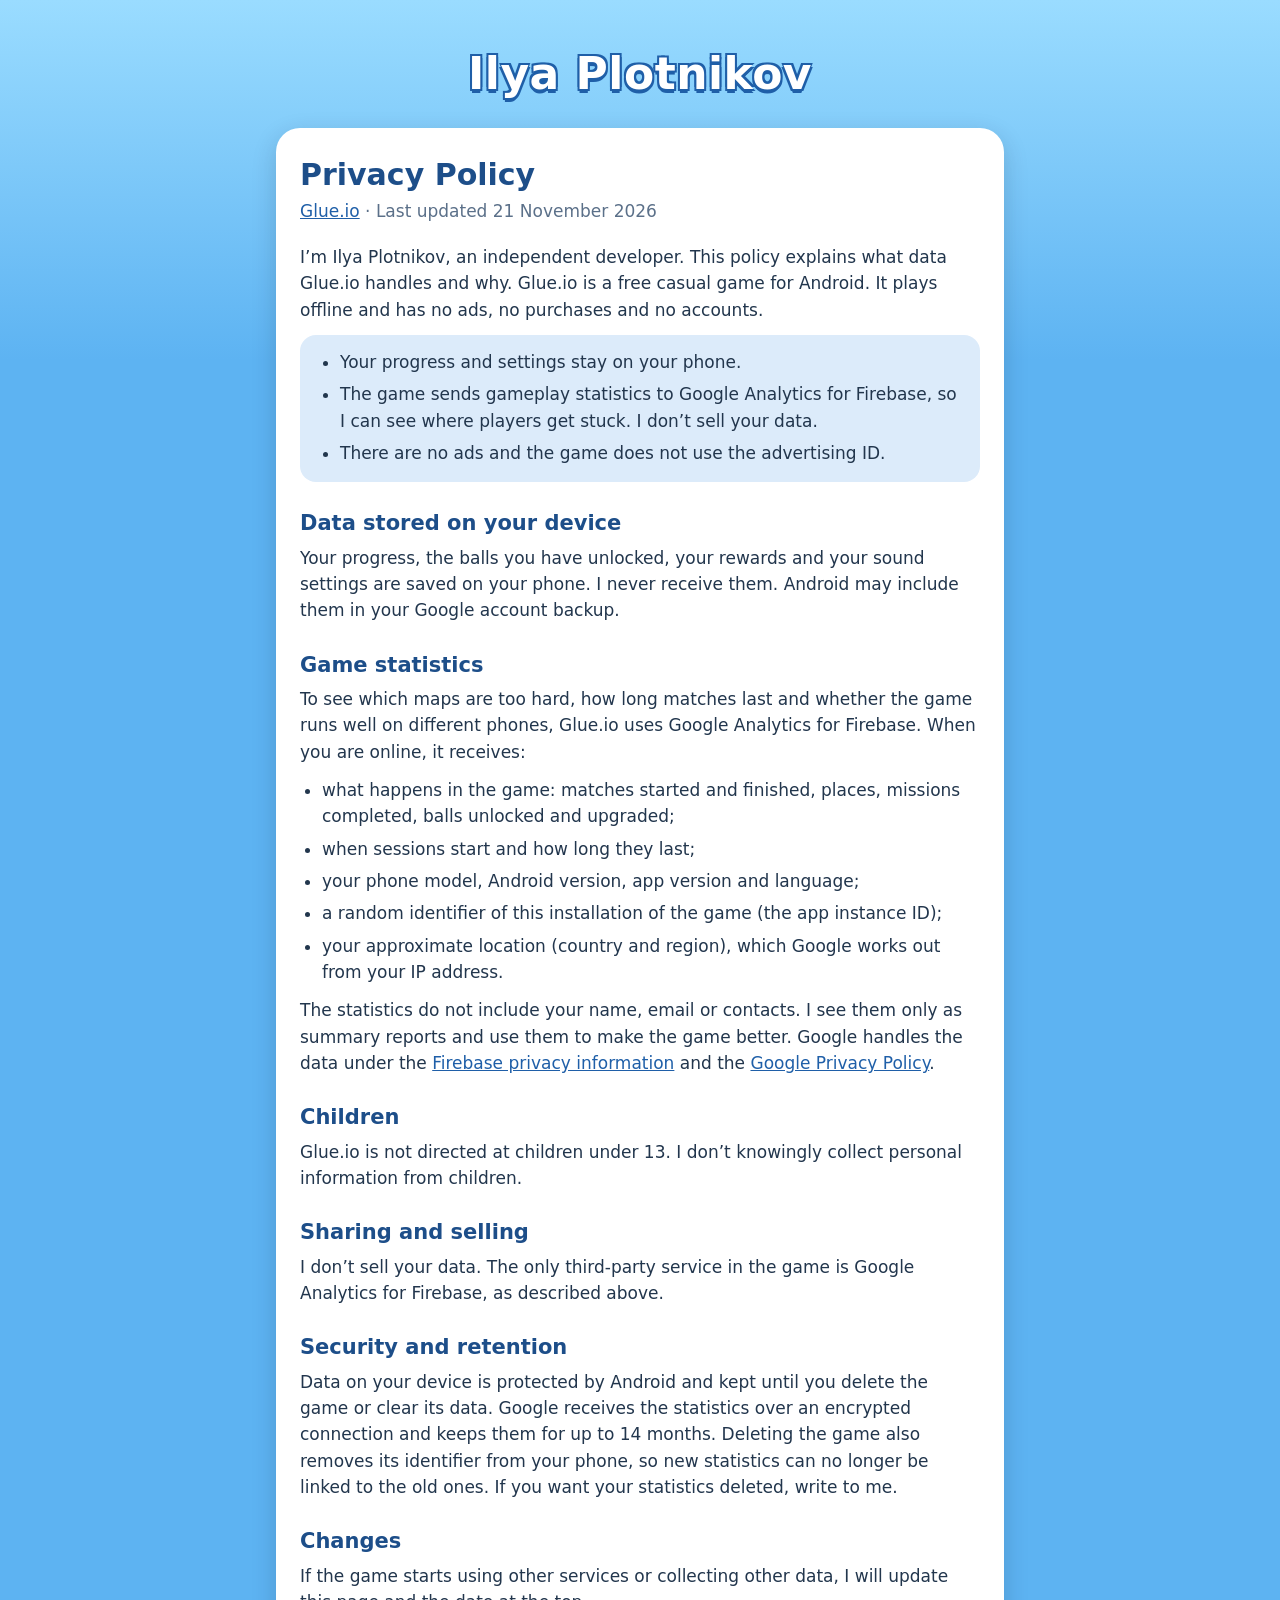
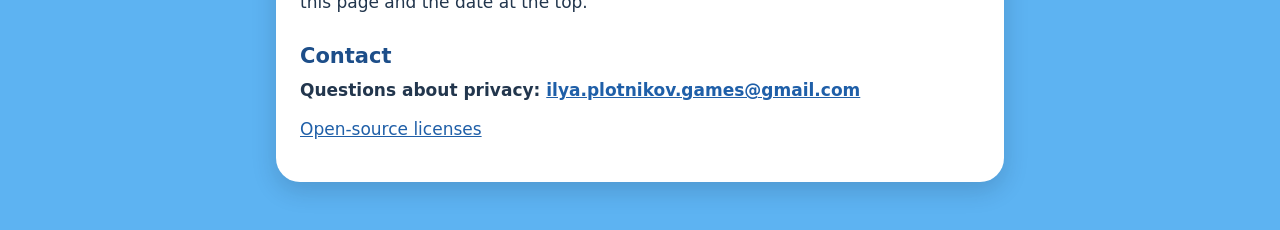
<file: glueio/privacy.html>
<!doctype html>
<html lang="en">
<head>
  <meta charset="utf-8">
  <meta name="viewport" content="width=device-width, initial-scale=1">
  <title>Privacy Policy — Glue.io</title>
  <meta name="description" content="Privacy Policy of Glue.io, a casual game by Ilya Plotnikov.">
  <link rel="stylesheet" href="../style.css">
</head>
<body>
  <main class="page">
    <div class="title"><a href="../">Ilya Plotnikov</a></div>

    <article class="card">
      <h1>Privacy Policy</h1>
      <p class="updated"><a href="./">Glue.io</a> · Last updated 21 November 2026</p>
      <p>I’m Ilya Plotnikov, an independent developer. This policy explains what data Glue.io handles and why. Glue.io is a free casual game for Android. It plays offline and has no ads, no purchases and no accounts.</p>

      <div class="short">
        <ul>
          <li>Your progress and settings stay on your phone.</li>
          <li>The game sends gameplay statistics to Google Analytics for Firebase, so I can see where players get stuck. I don’t sell your data.</li>
          <li>There are no ads and the game does not use the advertising ID.</li>
        </ul>
      </div>

      <h2>Data stored on your device</h2>
      <p>Your progress, the balls you have unlocked, your rewards and your sound settings are saved on your phone. I never receive them. Android may include them in your Google account backup.</p>

      <h2>Game statistics</h2>
      <p>To see which maps are too hard, how long matches last and whether the game runs well on different phones, Glue.io uses Google Analytics for Firebase. When you are online, it receives:</p>
      <ul>
        <li>what happens in the game: matches started and finished, places, missions completed, balls unlocked and upgraded;</li>
        <li>when sessions start and how long they last;</li>
        <li>your phone model, Android version, app version and language;</li>
        <li>a random identifier of this installation of the game (the app instance ID);</li>
        <li>your approximate location (country and region), which Google works out from your IP address.</li>
      </ul>
      <p>The statistics do not include your name, email or contacts. I see them only as summary reports and use them to make the game better. Google handles the data under the <a href="https://firebase.google.com/support/privacy">Firebase privacy information</a> and the <a href="https://policies.google.com/privacy">Google Privacy Policy</a>.</p>

      <h2>Children</h2>
      <p>Glue.io is not directed at children under 13. I don’t knowingly collect personal information from children.</p>

      <h2>Sharing and selling</h2>
      <p>I don’t sell your data. The only third-party service in the game is Google Analytics for Firebase, as described above.</p>

      <h2>Security and retention</h2>
      <p>Data on your device is protected by Android and kept until you delete the game or clear its data. Google receives the statistics over an encrypted connection and keeps them for up to 14 months. Deleting the game also removes its identifier from your phone, so new statistics can no longer be linked to the old ones. If you want your statistics deleted, write to me.</p>

      <h2>Changes</h2>
      <p>If the game starts using other services or collecting other data, I will update this page and the date at the top.</p>

      <h2>Contact</h2>
      <p class="contact">Questions about privacy: <a href="mailto:ilya.plotnikov.games@gmail.com">ilya.plotnikov.games@gmail.com</a></p>

      <p class="links"><a href="licenses.html">Open-source licenses</a></p>
    </article>
  </main>
</body>
</html>
</file>
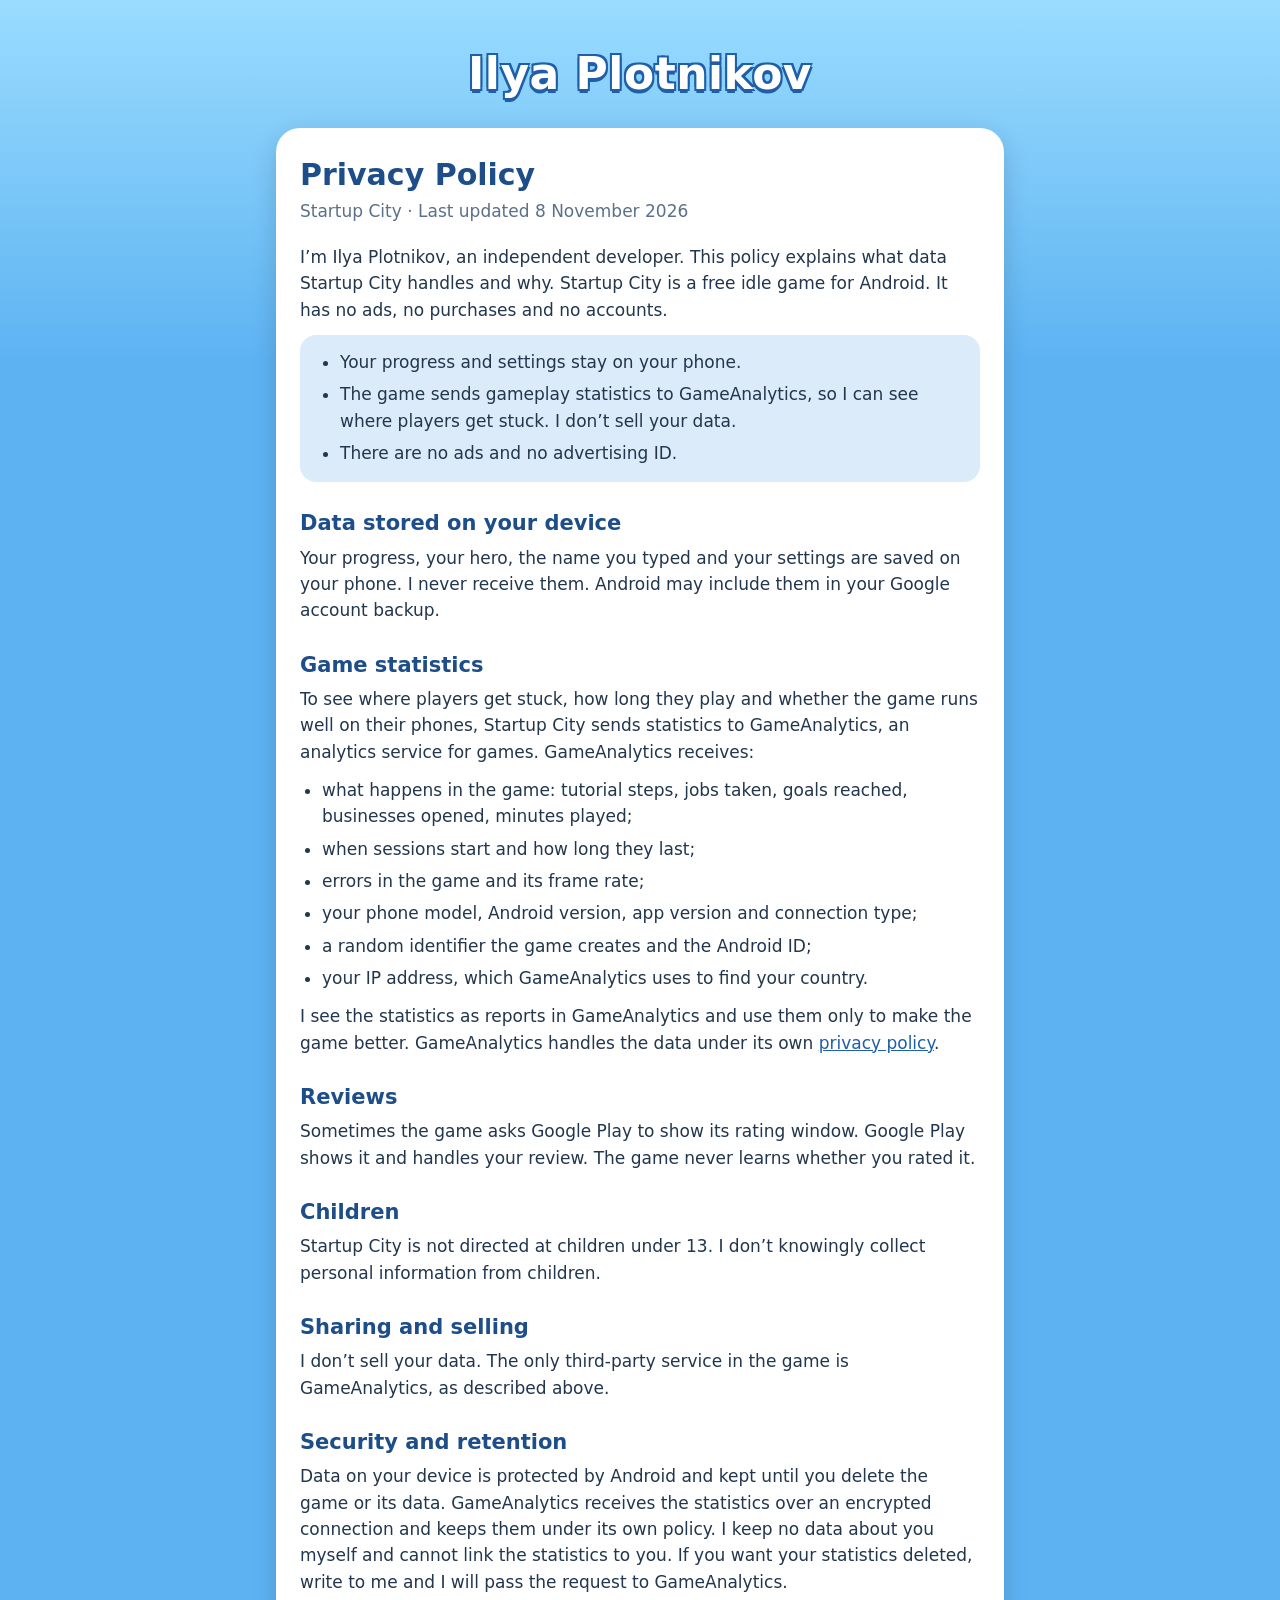
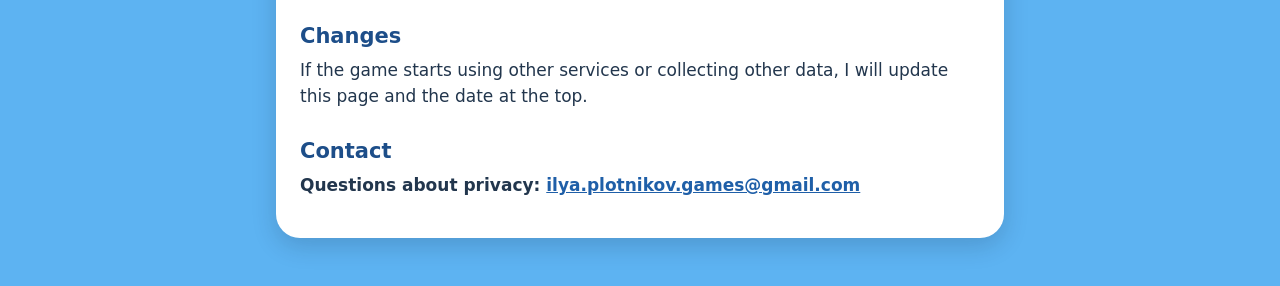
<file: startupcity/privacy.html>
<!doctype html>
<html lang="en">
<head>
  <meta charset="utf-8">
  <meta name="viewport" content="width=device-width, initial-scale=1">
  <title>Privacy Policy — Startup City</title>
  <meta name="description" content="Privacy Policy of Startup City, an idle game by Ilya Plotnikov.">
  <link rel="stylesheet" href="../style.css">
</head>
<body>
  <main class="page">
    <div class="title"><a href="../">Ilya Plotnikov</a></div>

    <article class="card">
      <h1>Privacy Policy</h1>
      <p class="updated">Startup City · Last updated 8 November 2026</p>
      <p>I’m Ilya Plotnikov, an independent developer. This policy explains what data Startup City handles and why. Startup City is a free idle game for Android. It has no ads, no purchases and no accounts.</p>

      <div class="short">
        <ul>
          <li>Your progress and settings stay on your phone.</li>
          <li>The game sends gameplay statistics to GameAnalytics, so I can see where players get stuck. I don’t sell your data.</li>
          <li>There are no ads and no advertising ID.</li>
        </ul>
      </div>

      <h2>Data stored on your device</h2>
      <p>Your progress, your hero, the name you typed and your settings are saved on your phone. I never receive them. Android may include them in your Google account backup.</p>

      <h2>Game statistics</h2>
      <p>To see where players get stuck, how long they play and whether the game runs well on their phones, Startup City sends statistics to GameAnalytics, an analytics service for games. GameAnalytics receives:</p>
      <ul>
        <li>what happens in the game: tutorial steps, jobs taken, goals reached, businesses opened, minutes played;</li>
        <li>when sessions start and how long they last;</li>
        <li>errors in the game and its frame rate;</li>
        <li>your phone model, Android version, app version and connection type;</li>
        <li>a random identifier the game creates and the Android ID;</li>
        <li>your IP address, which GameAnalytics uses to find your country.</li>
      </ul>
      <p>I see the statistics as reports in GameAnalytics and use them only to make the game better. GameAnalytics handles the data under its own <a href="https://gameanalytics.com/privacy/">privacy policy</a>.</p>

      <h2>Reviews</h2>
      <p>Sometimes the game asks Google Play to show its rating window. Google Play shows it and handles your review. The game never learns whether you rated it.</p>

      <h2>Children</h2>
      <p>Startup City is not directed at children under 13. I don’t knowingly collect personal information from children.</p>

      <h2>Sharing and selling</h2>
      <p>I don’t sell your data. The only third-party service in the game is GameAnalytics, as described above.</p>

      <h2>Security and retention</h2>
      <p>Data on your device is protected by Android and kept until you delete the game or its data. GameAnalytics receives the statistics over an encrypted connection and keeps them under its own policy. I keep no data about you myself and cannot link the statistics to you. If you want your statistics deleted, write to me and I will pass the request to GameAnalytics.</p>

      <h2>Changes</h2>
      <p>If the game starts using other services or collecting other data, I will update this page and the date at the top.</p>

      <h2>Contact</h2>
      <p class="contact">Questions about privacy: <a href="mailto:ilya.plotnikov.games@gmail.com">ilya.plotnikov.games@gmail.com</a></p>
    </article>
  </main>
</body>
</html>
</file>
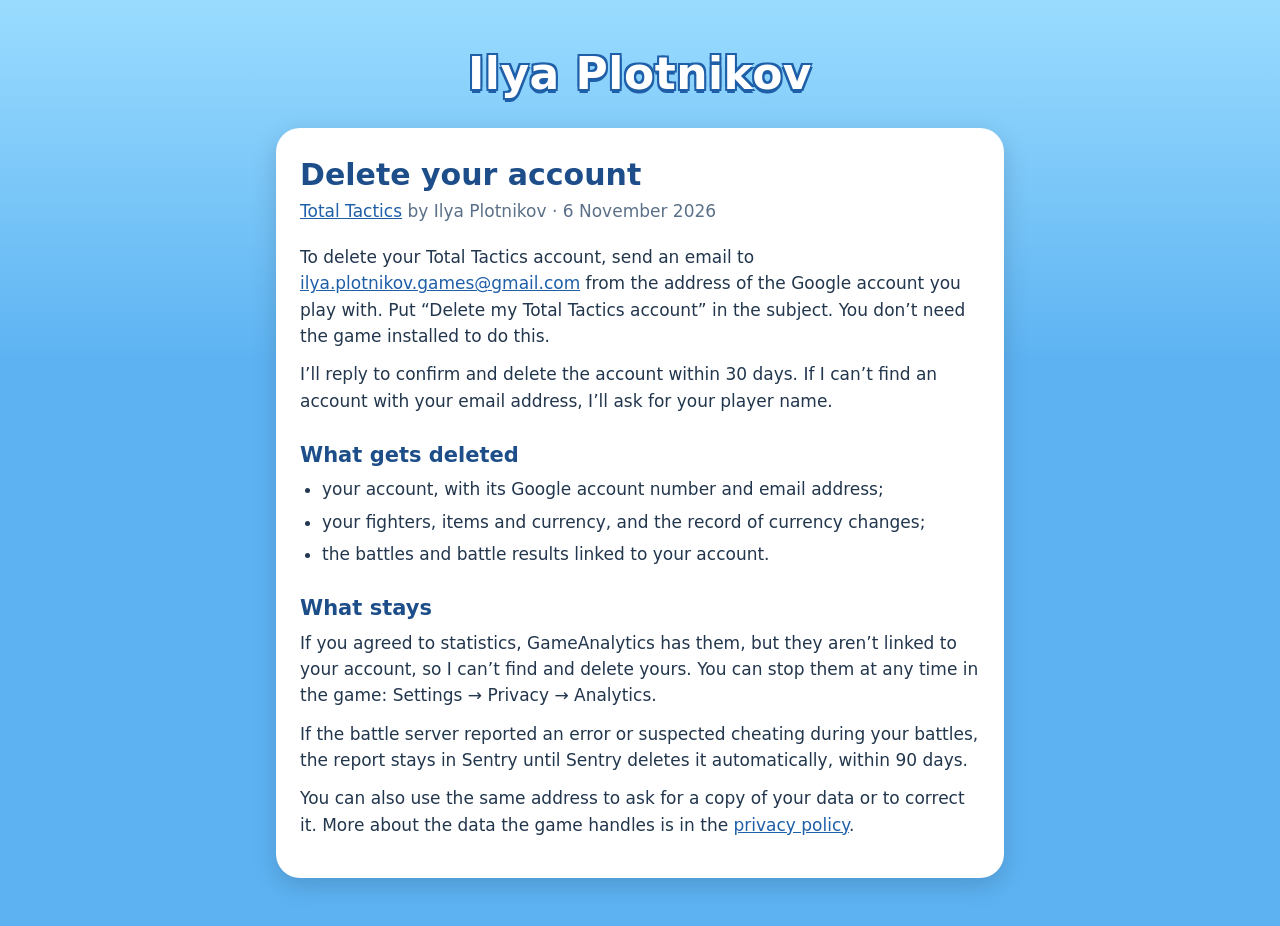
<file: totaltactics/delete-account.html>
<!doctype html>
<html lang="en">
<head>
  <meta charset="utf-8">
  <meta name="viewport" content="width=device-width, initial-scale=1">
  <title>Delete your account — Total Tactics</title>
  <meta name="description" content="How to delete your Total Tactics account and the data linked to it.">
  <link rel="stylesheet" href="../style.css">
</head>
<body>
  <main class="page">
    <div class="title"><a href="../">Ilya Plotnikov</a></div>

    <article class="card">
      <h1>Delete your account</h1>
      <p class="updated"><a href="./">Total Tactics</a> by Ilya Plotnikov · 6 November 2026</p>

      <p>To delete your Total Tactics account, send an email to <a href="mailto:ilya.plotnikov.games@gmail.com?subject=Delete%20my%20Total%20Tactics%20account">ilya.plotnikov.games@gmail.com</a> from the address of the Google account you play with. Put “Delete my Total Tactics account” in the subject. You don’t need the game installed to do this.</p>
      <p>I’ll reply to confirm and delete the account within 30 days. If I can’t find an account with your email address, I’ll ask for your player name.</p>

      <h2>What gets deleted</h2>
      <ul>
        <li>your account, with its Google account number and email address;</li>
        <li>your fighters, items and currency, and the record of currency changes;</li>
        <li>the battles and battle results linked to your account.</li>
      </ul>

      <h2>What stays</h2>
      <p>If you agreed to statistics, GameAnalytics has them, but they aren’t linked to your account, so I can’t find and delete yours. You can stop them at any time in the game: Settings → Privacy → Analytics.</p>
      <p>If the battle server reported an error or suspected cheating during your battles, the report stays in Sentry until Sentry deletes it automatically, within 90 days.</p>

      <p>You can also use the same address to ask for a copy of your data or to correct it. More about the data the game handles is in the <a href="privacy.html#delete">privacy policy</a>.</p>
    </article>
  </main>
</body>
</html>
</file>
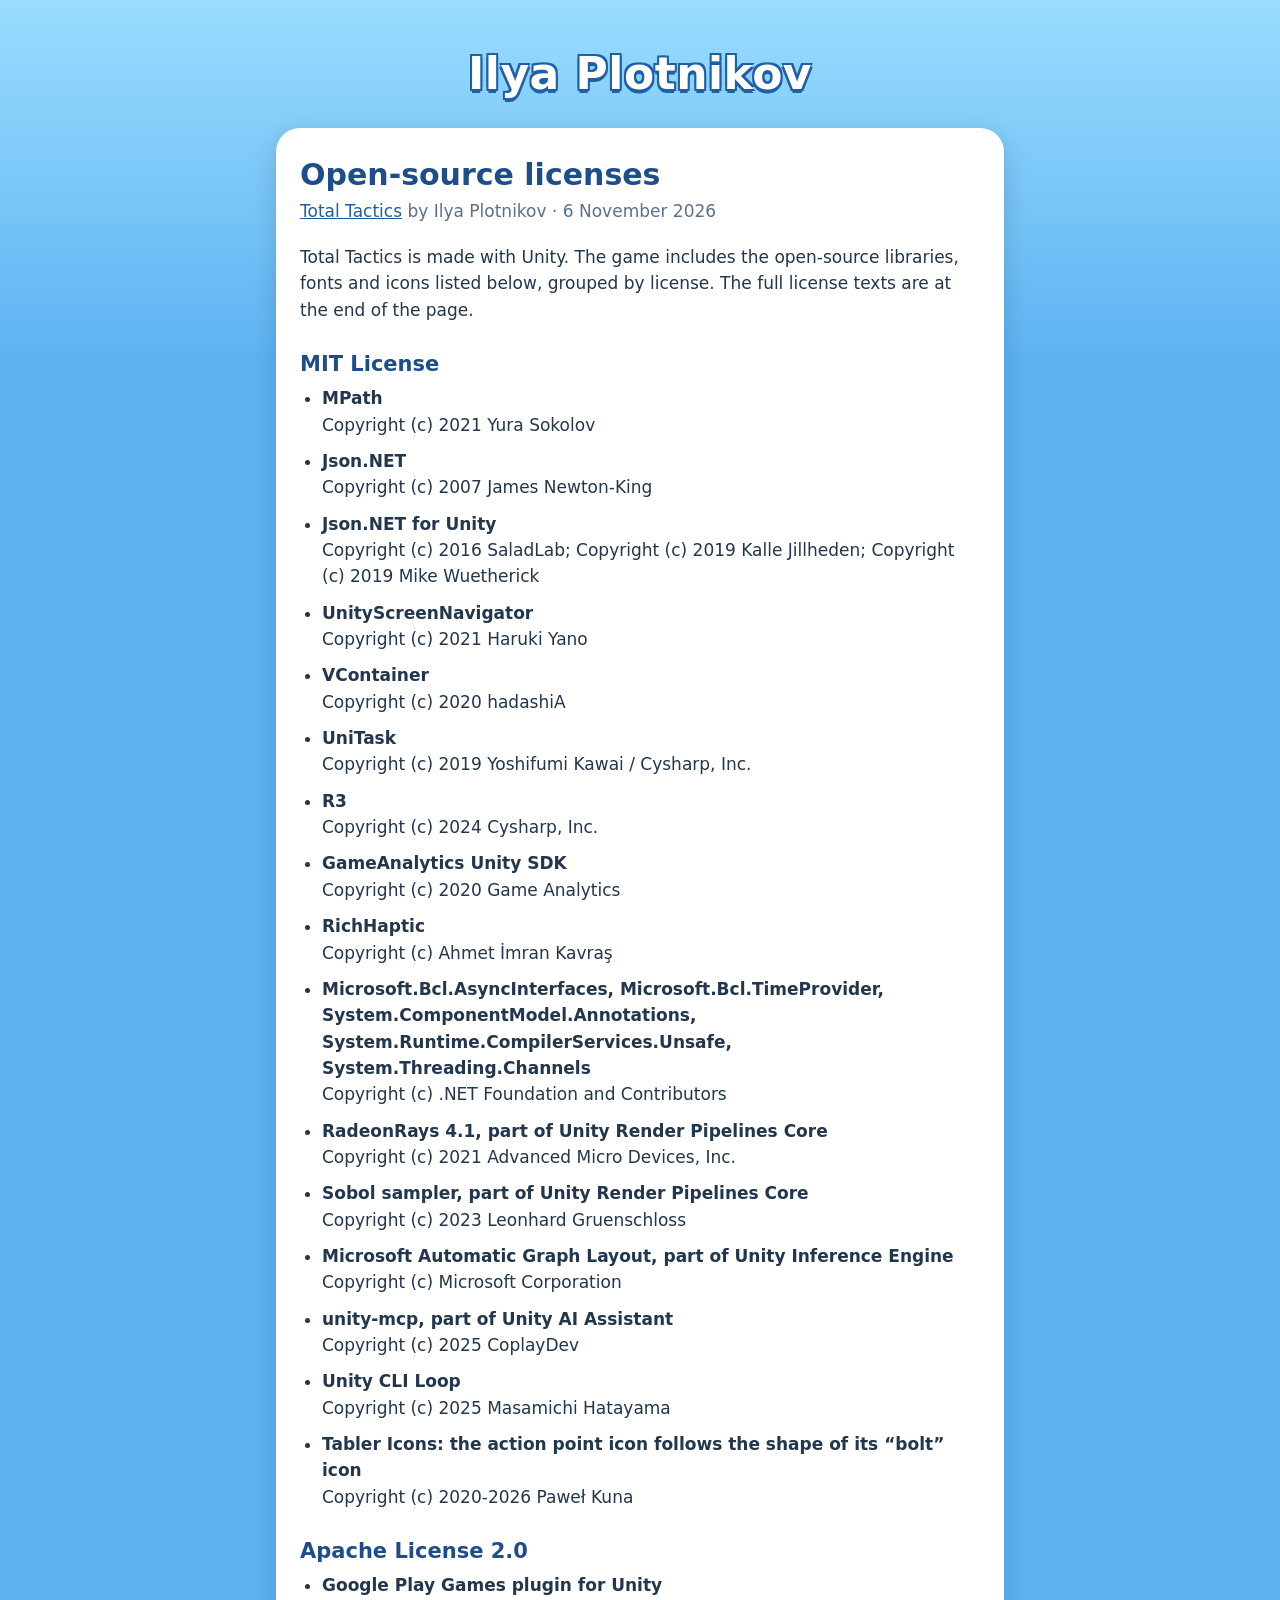
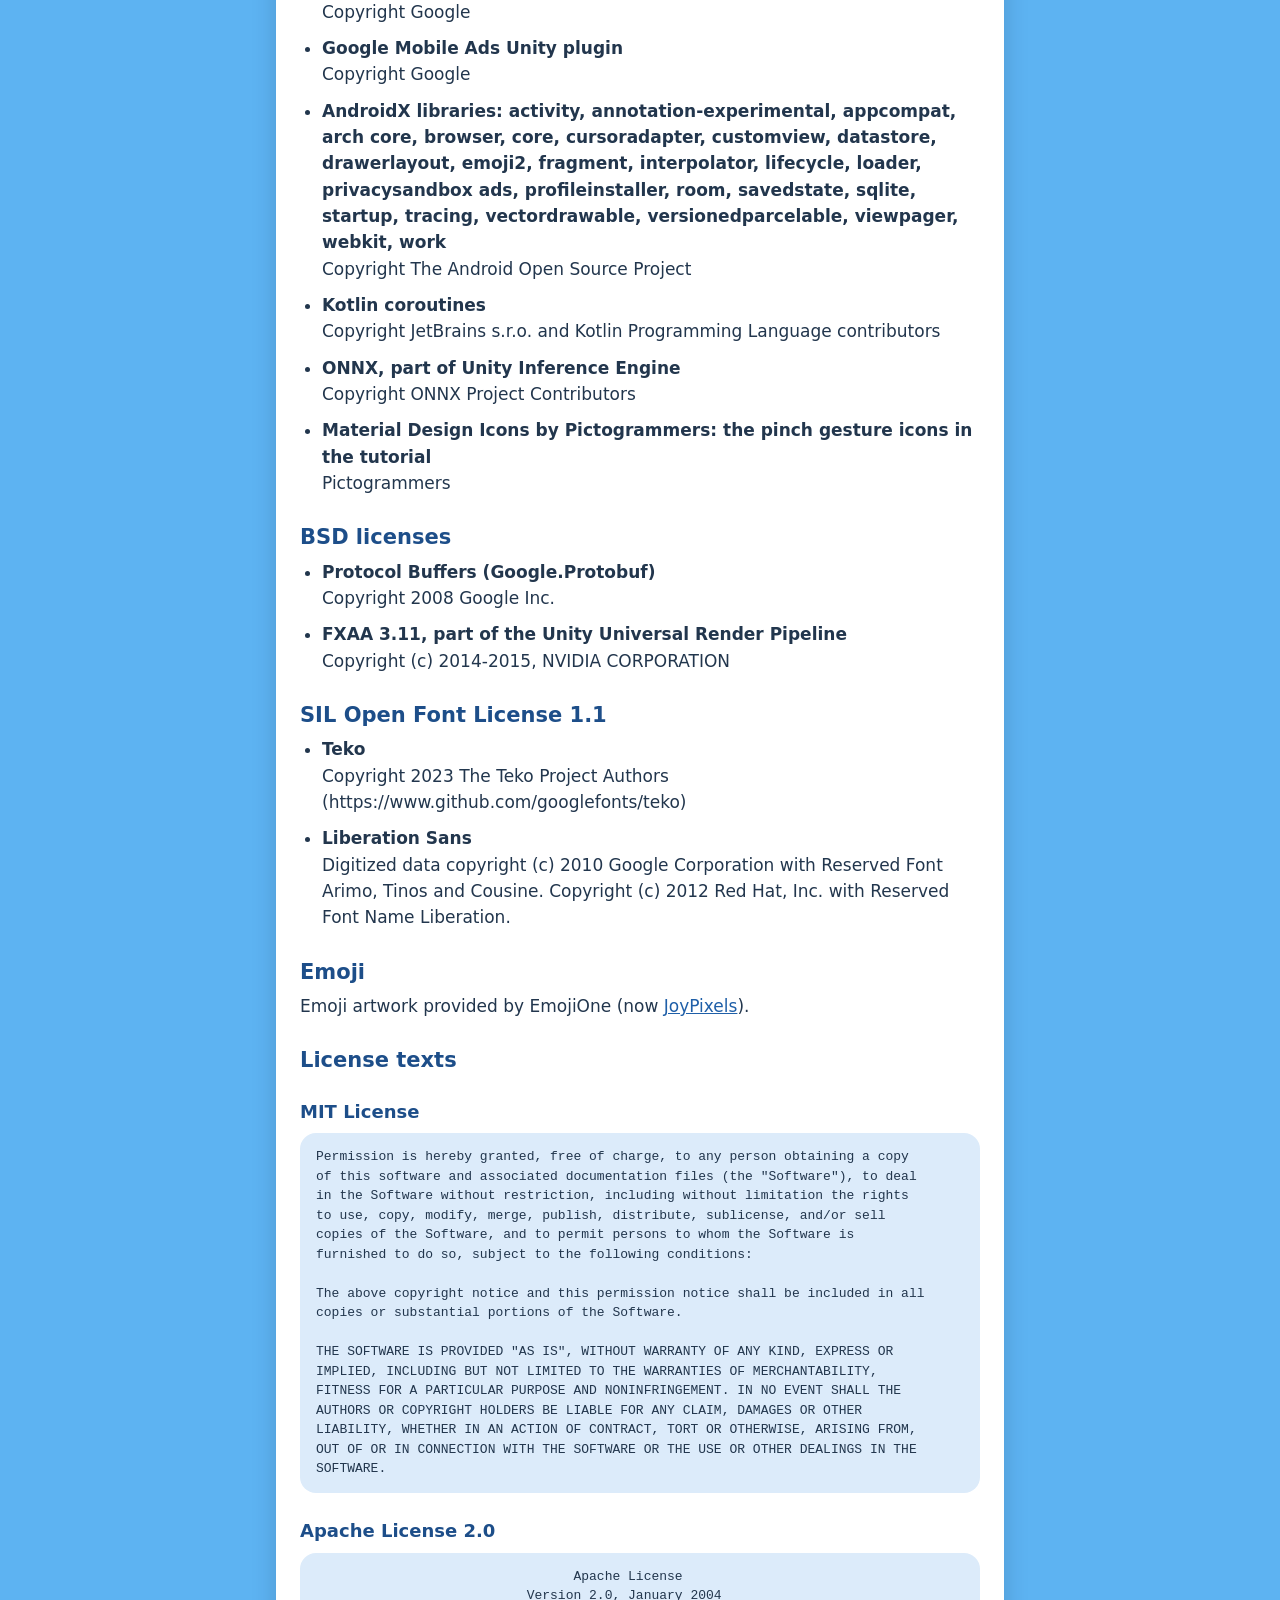
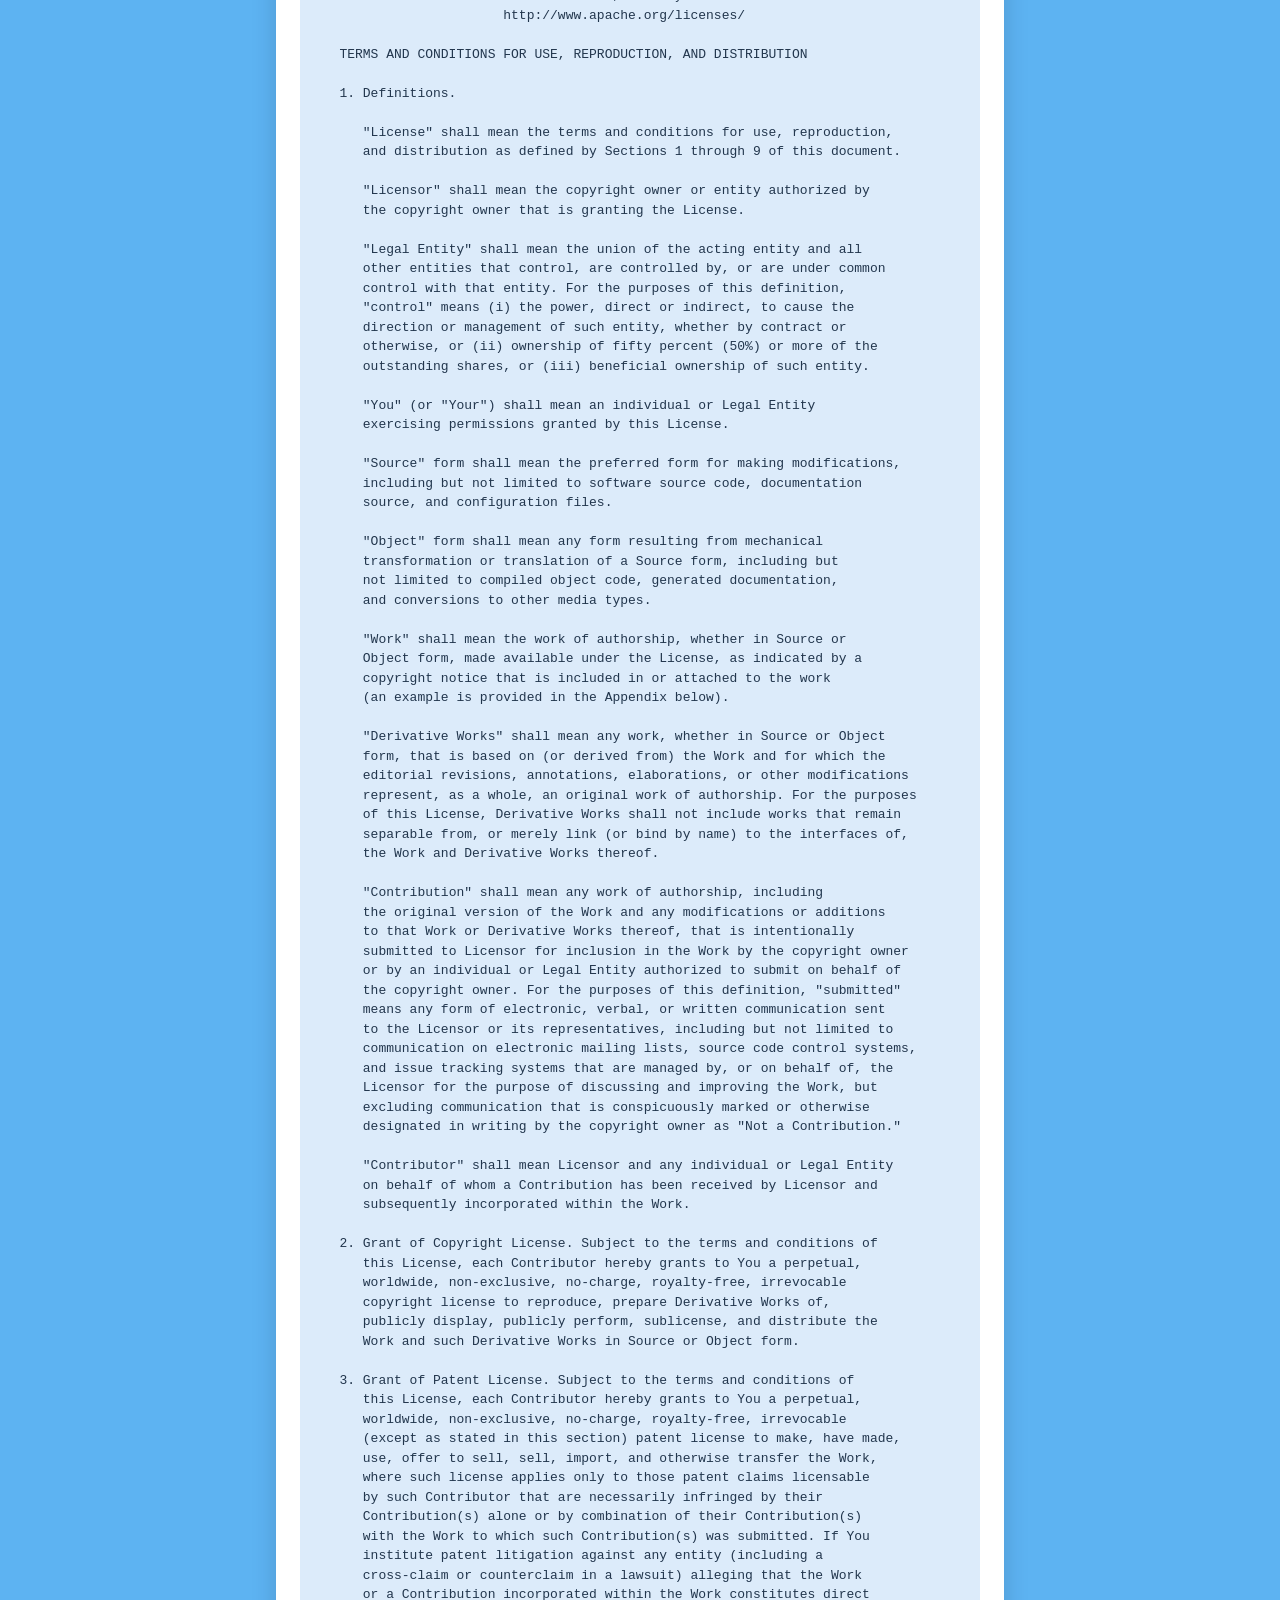
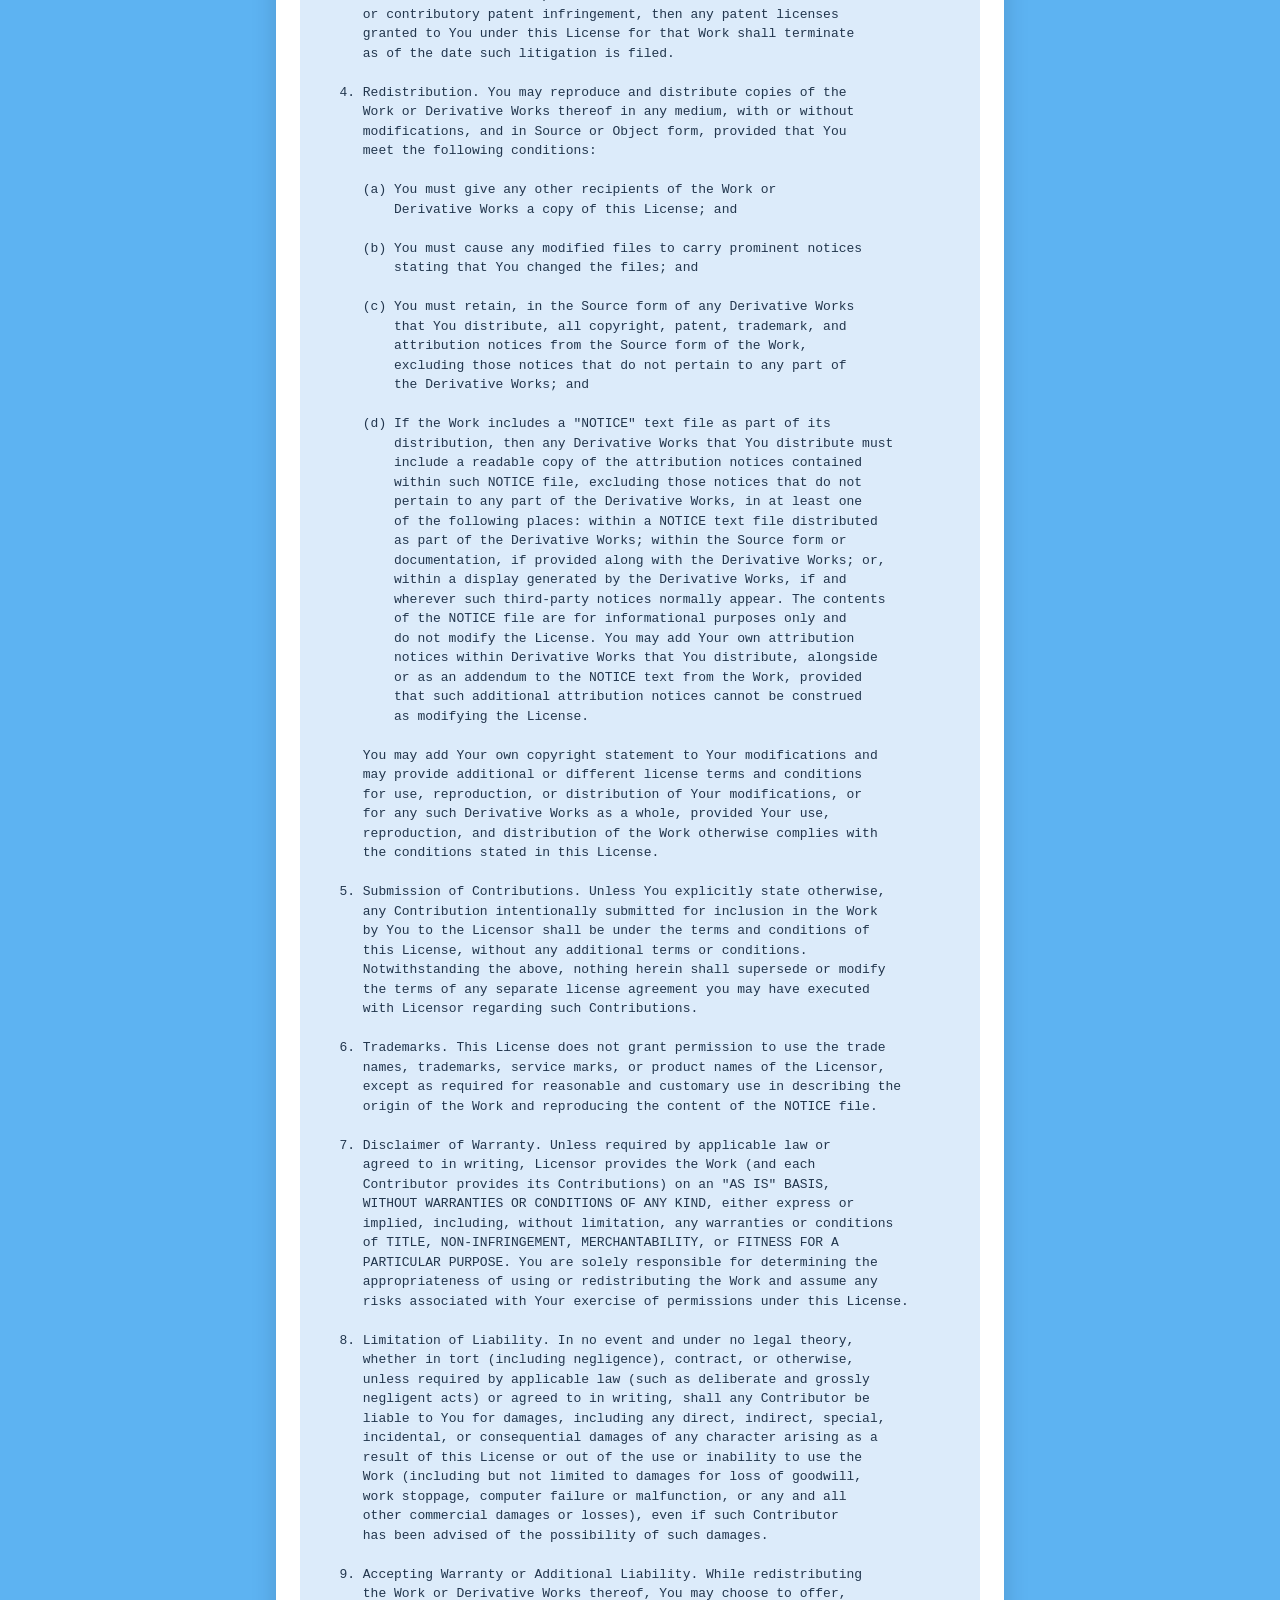
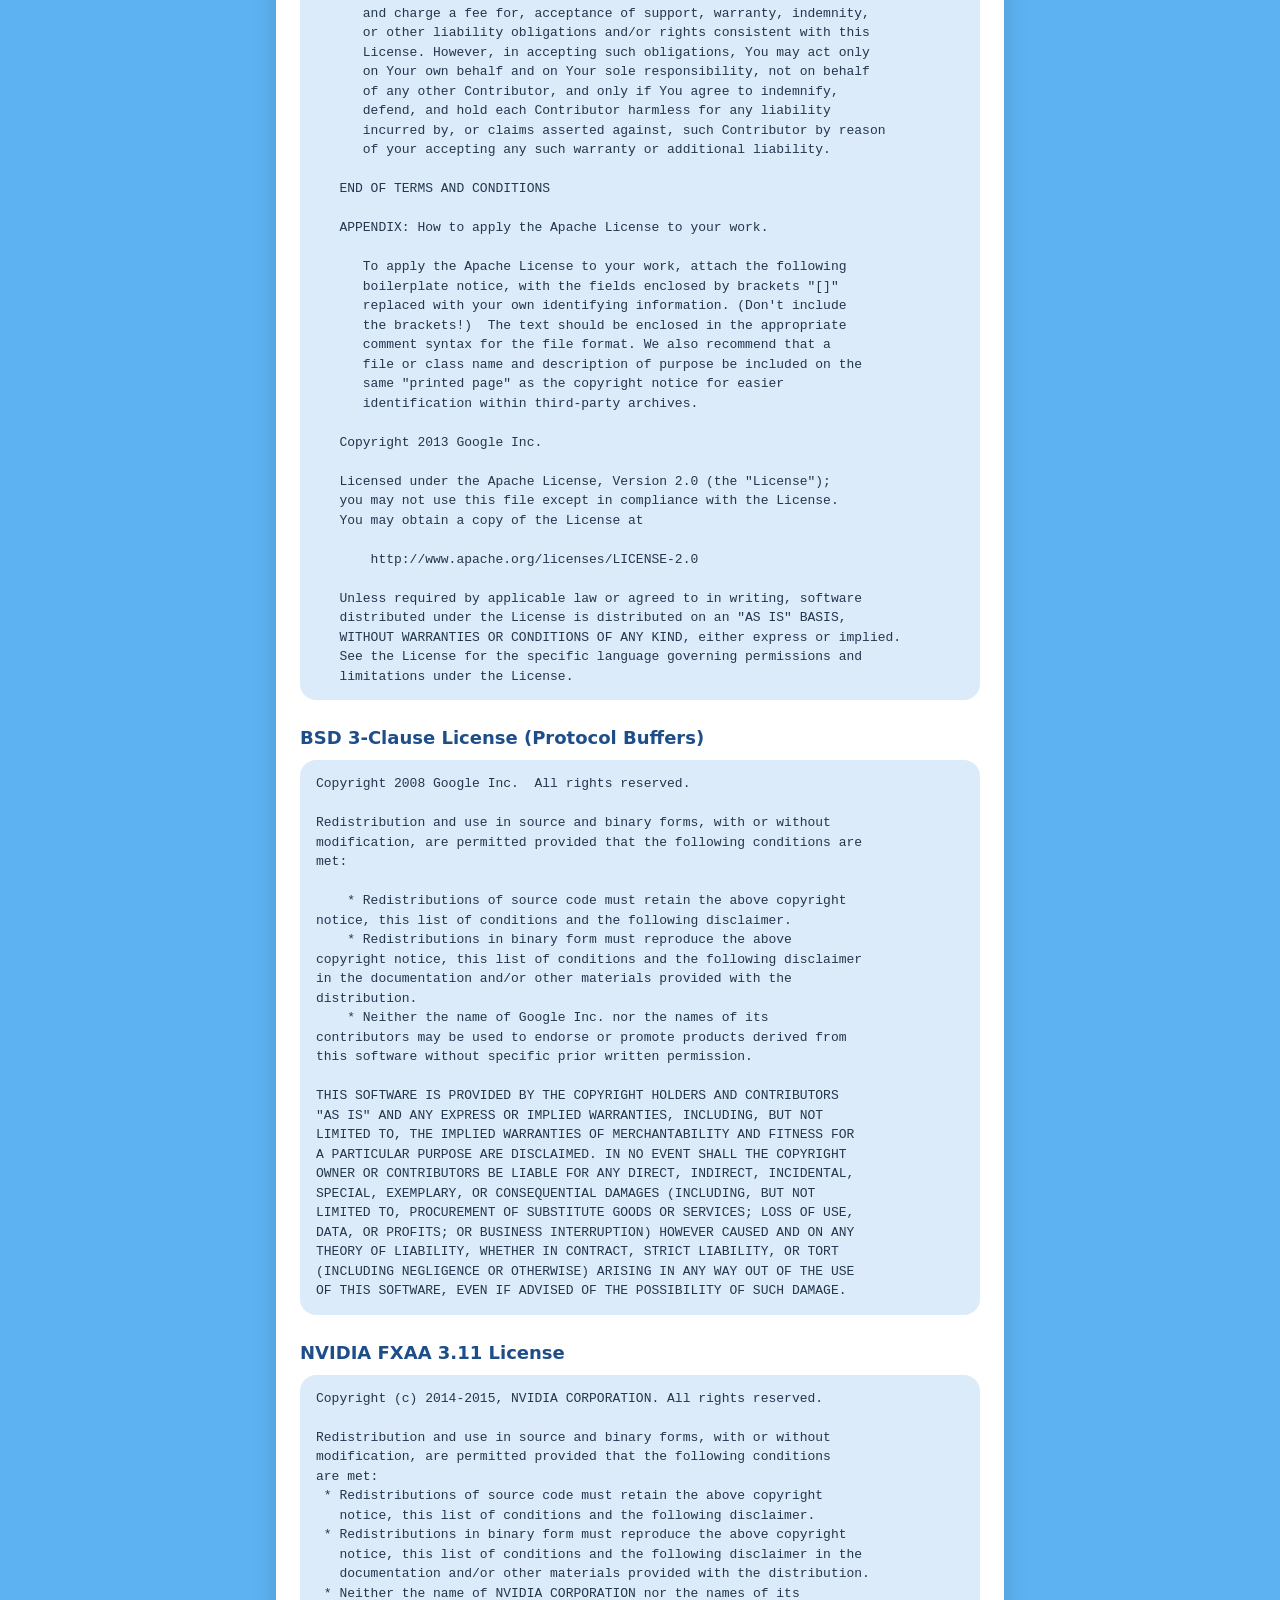
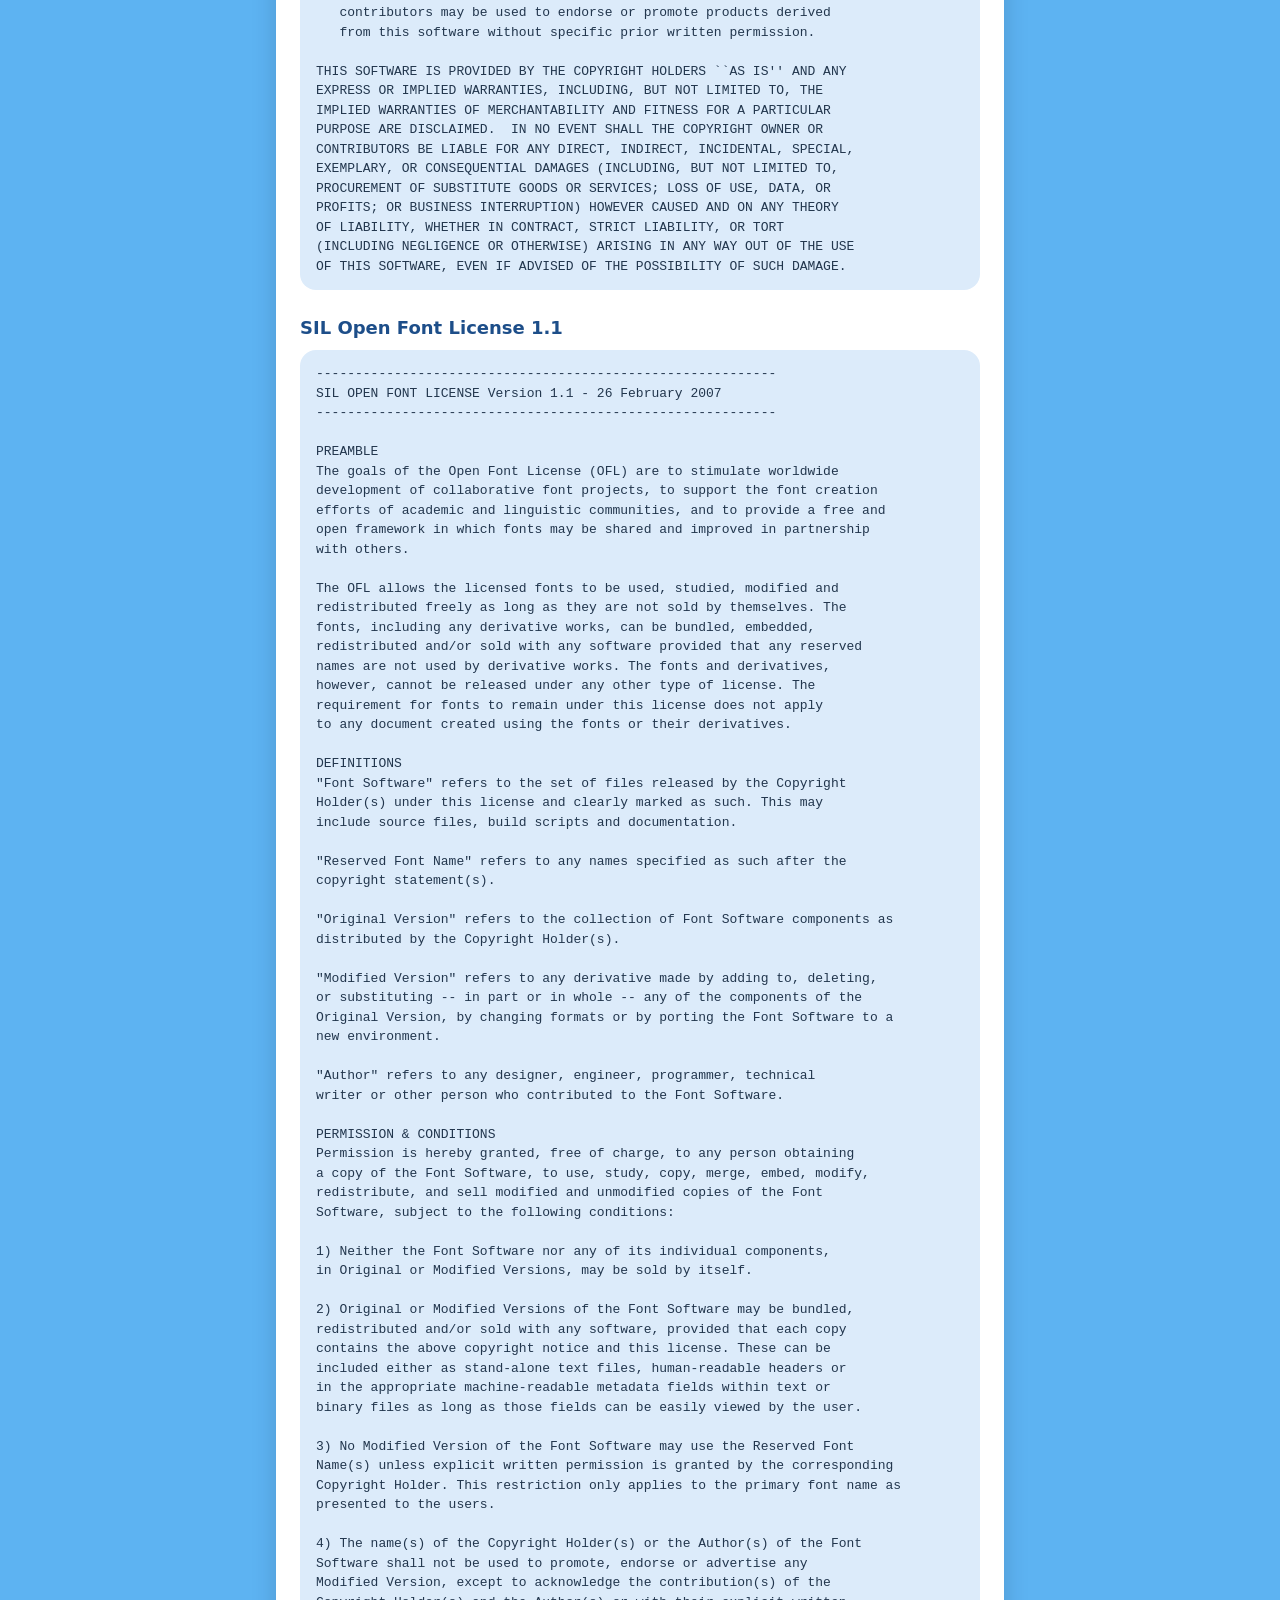
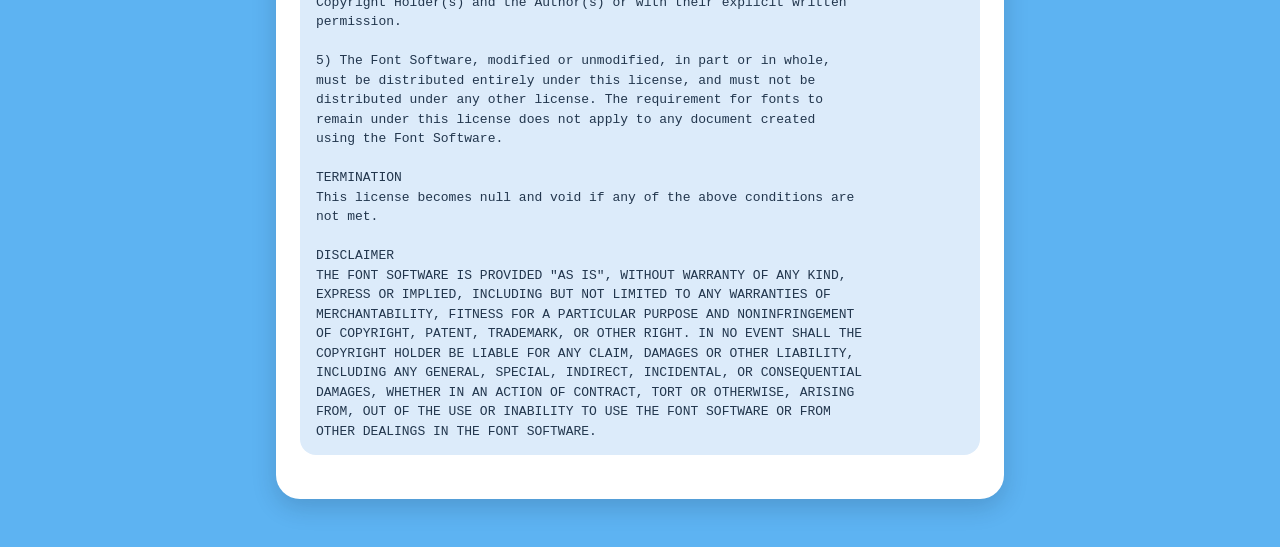
<file: totaltactics/licenses.html>
<!doctype html>
<html lang="en">
<head>
  <meta charset="utf-8">
  <meta name="viewport" content="width=device-width, initial-scale=1">
  <title>Open-source licenses — Total Tactics</title>
  <meta name="description" content="Open-source software, fonts and icons used in Total Tactics, with their licenses.">
  <link rel="stylesheet" href="../style.css">
</head>
<body>
  <main class="page">
    <div class="title"><a href="../">Ilya Plotnikov</a></div>

    <article class="card">
      <h1>Open-source licenses</h1>
      <p class="updated"><a href="./">Total Tactics</a> by Ilya Plotnikov · 6 November 2026</p>

      <p>Total Tactics is made with Unity. The game includes the open-source libraries, fonts and icons listed below, grouped by license. The full license texts are at the end of the page.</p>

      <h2>MIT License</h2>
      <ul class="credits">
        <li><strong>MPath</strong><br>Copyright (c) 2021 Yura Sokolov</li>
        <li><strong>Json.NET</strong><br>Copyright (c) 2007 James Newton-King</li>
        <li><strong>Json.NET for Unity</strong><br>Copyright (c) 2016 SaladLab; Copyright (c) 2019 Kalle Jillheden; Copyright (c) 2019 Mike Wuetherick</li>
        <li><strong>UnityScreenNavigator</strong><br>Copyright (c) 2021 Haruki Yano</li>
        <li><strong>VContainer</strong><br>Copyright (c) 2020 hadashiA</li>
        <li><strong>UniTask</strong><br>Copyright (c) 2019 Yoshifumi Kawai / Cysharp, Inc.</li>
        <li><strong>R3</strong><br>Copyright (c) 2024 Cysharp, Inc.</li>
        <li><strong>GameAnalytics Unity SDK</strong><br>Copyright (c) 2020 Game Analytics</li>
        <li><strong>RichHaptic</strong><br>Copyright (c) Ahmet İmran Kavraş</li>
        <li><strong>Microsoft.Bcl.AsyncInterfaces, Microsoft.Bcl.TimeProvider, System.ComponentModel.Annotations, System.Runtime.CompilerServices.Unsafe, System.Threading.Channels</strong><br>Copyright (c) .NET Foundation and Contributors</li>
        <li><strong>RadeonRays 4.1, part of Unity Render Pipelines Core</strong><br>Copyright (c) 2021 Advanced Micro Devices, Inc.</li>
        <li><strong>Sobol sampler, part of Unity Render Pipelines Core</strong><br>Copyright (c) 2023 Leonhard Gruenschloss</li>
        <li><strong>Microsoft Automatic Graph Layout, part of Unity Inference Engine</strong><br>Copyright (c) Microsoft Corporation</li>
        <li><strong>unity-mcp, part of Unity AI Assistant</strong><br>Copyright (c) 2025 CoplayDev</li>
        <li><strong>Unity CLI Loop</strong><br>Copyright (c) 2025 Masamichi Hatayama</li>
        <li><strong>Tabler Icons: the action point icon follows the shape of its “bolt” icon</strong><br>Copyright (c) 2020-2026 Paweł Kuna</li>
      </ul>

      <h2>Apache License 2.0</h2>
      <ul class="credits">
        <li><strong>Google Play Games plugin for Unity</strong><br>Copyright Google</li>
        <li><strong>Google Mobile Ads Unity plugin</strong><br>Copyright Google</li>
        <li><strong>AndroidX libraries: activity, annotation-experimental, appcompat, arch core, browser, core, cursoradapter, customview, datastore, drawerlayout, emoji2, fragment, interpolator, lifecycle, loader, privacysandbox ads, profileinstaller, room, savedstate, sqlite, startup, tracing, vectordrawable, versionedparcelable, viewpager, webkit, work</strong><br>Copyright The Android Open Source Project</li>
        <li><strong>Kotlin coroutines</strong><br>Copyright JetBrains s.r.o. and Kotlin Programming Language contributors</li>
        <li><strong>ONNX, part of Unity Inference Engine</strong><br>Copyright ONNX Project Contributors</li>
        <li><strong>Material Design Icons by Pictogrammers: the pinch gesture icons in the tutorial</strong><br>Pictogrammers</li>
      </ul>

      <h2>BSD licenses</h2>
      <ul class="credits">
        <li><strong>Protocol Buffers (Google.Protobuf)</strong><br>Copyright 2008 Google Inc.</li>
        <li><strong>FXAA 3.11, part of the Unity Universal Render Pipeline</strong><br>Copyright (c) 2014-2015, NVIDIA CORPORATION</li>
      </ul>

      <h2>SIL Open Font License 1.1</h2>
      <ul class="credits">
        <li><strong>Teko</strong><br>Copyright 2023 The Teko Project Authors (https://www.github.com/googlefonts/teko)</li>
        <li><strong>Liberation Sans</strong><br>Digitized data copyright (c) 2010 Google Corporation with Reserved Font Arimo, Tinos and Cousine. Copyright (c) 2012 Red Hat, Inc. with Reserved Font Name Liberation.</li>
      </ul>

      <h2>Emoji</h2>
      <p>Emoji artwork provided by EmojiOne (now <a href="https://www.joypixels.com/">JoyPixels</a>).</p>

      <h2>License texts</h2>
      <h3 id="mit">MIT License</h3>
      <pre class="license">Permission is hereby granted, free of charge, to any person obtaining a copy
of this software and associated documentation files (the &quot;Software&quot;), to deal
in the Software without restriction, including without limitation the rights
to use, copy, modify, merge, publish, distribute, sublicense, and/or sell
copies of the Software, and to permit persons to whom the Software is
furnished to do so, subject to the following conditions:

The above copyright notice and this permission notice shall be included in all
copies or substantial portions of the Software.

THE SOFTWARE IS PROVIDED &quot;AS IS&quot;, WITHOUT WARRANTY OF ANY KIND, EXPRESS OR
IMPLIED, INCLUDING BUT NOT LIMITED TO THE WARRANTIES OF MERCHANTABILITY,
FITNESS FOR A PARTICULAR PURPOSE AND NONINFRINGEMENT. IN NO EVENT SHALL THE
AUTHORS OR COPYRIGHT HOLDERS BE LIABLE FOR ANY CLAIM, DAMAGES OR OTHER
LIABILITY, WHETHER IN AN ACTION OF CONTRACT, TORT OR OTHERWISE, ARISING FROM,
OUT OF OR IN CONNECTION WITH THE SOFTWARE OR THE USE OR OTHER DEALINGS IN THE
SOFTWARE.</pre>
      <h3 id="apache">Apache License 2.0</h3>
      <pre class="license">                                 Apache License
                           Version 2.0, January 2004
                        http://www.apache.org/licenses/

   TERMS AND CONDITIONS FOR USE, REPRODUCTION, AND DISTRIBUTION

   1. Definitions.

      &quot;License&quot; shall mean the terms and conditions for use, reproduction,
      and distribution as defined by Sections 1 through 9 of this document.

      &quot;Licensor&quot; shall mean the copyright owner or entity authorized by
      the copyright owner that is granting the License.

      &quot;Legal Entity&quot; shall mean the union of the acting entity and all
      other entities that control, are controlled by, or are under common
      control with that entity. For the purposes of this definition,
      &quot;control&quot; means (i) the power, direct or indirect, to cause the
      direction or management of such entity, whether by contract or
      otherwise, or (ii) ownership of fifty percent (50%) or more of the
      outstanding shares, or (iii) beneficial ownership of such entity.

      &quot;You&quot; (or &quot;Your&quot;) shall mean an individual or Legal Entity
      exercising permissions granted by this License.

      &quot;Source&quot; form shall mean the preferred form for making modifications,
      including but not limited to software source code, documentation
      source, and configuration files.

      &quot;Object&quot; form shall mean any form resulting from mechanical
      transformation or translation of a Source form, including but
      not limited to compiled object code, generated documentation,
      and conversions to other media types.

      &quot;Work&quot; shall mean the work of authorship, whether in Source or
      Object form, made available under the License, as indicated by a
      copyright notice that is included in or attached to the work
      (an example is provided in the Appendix below).

      &quot;Derivative Works&quot; shall mean any work, whether in Source or Object
      form, that is based on (or derived from) the Work and for which the
      editorial revisions, annotations, elaborations, or other modifications
      represent, as a whole, an original work of authorship. For the purposes
      of this License, Derivative Works shall not include works that remain
      separable from, or merely link (or bind by name) to the interfaces of,
      the Work and Derivative Works thereof.

      &quot;Contribution&quot; shall mean any work of authorship, including
      the original version of the Work and any modifications or additions
      to that Work or Derivative Works thereof, that is intentionally
      submitted to Licensor for inclusion in the Work by the copyright owner
      or by an individual or Legal Entity authorized to submit on behalf of
      the copyright owner. For the purposes of this definition, &quot;submitted&quot;
      means any form of electronic, verbal, or written communication sent
      to the Licensor or its representatives, including but not limited to
      communication on electronic mailing lists, source code control systems,
      and issue tracking systems that are managed by, or on behalf of, the
      Licensor for the purpose of discussing and improving the Work, but
      excluding communication that is conspicuously marked or otherwise
      designated in writing by the copyright owner as &quot;Not a Contribution.&quot;

      &quot;Contributor&quot; shall mean Licensor and any individual or Legal Entity
      on behalf of whom a Contribution has been received by Licensor and
      subsequently incorporated within the Work.

   2. Grant of Copyright License. Subject to the terms and conditions of
      this License, each Contributor hereby grants to You a perpetual,
      worldwide, non-exclusive, no-charge, royalty-free, irrevocable
      copyright license to reproduce, prepare Derivative Works of,
      publicly display, publicly perform, sublicense, and distribute the
      Work and such Derivative Works in Source or Object form.

   3. Grant of Patent License. Subject to the terms and conditions of
      this License, each Contributor hereby grants to You a perpetual,
      worldwide, non-exclusive, no-charge, royalty-free, irrevocable
      (except as stated in this section) patent license to make, have made,
      use, offer to sell, sell, import, and otherwise transfer the Work,
      where such license applies only to those patent claims licensable
      by such Contributor that are necessarily infringed by their
      Contribution(s) alone or by combination of their Contribution(s)
      with the Work to which such Contribution(s) was submitted. If You
      institute patent litigation against any entity (including a
      cross-claim or counterclaim in a lawsuit) alleging that the Work
      or a Contribution incorporated within the Work constitutes direct
      or contributory patent infringement, then any patent licenses
      granted to You under this License for that Work shall terminate
      as of the date such litigation is filed.

   4. Redistribution. You may reproduce and distribute copies of the
      Work or Derivative Works thereof in any medium, with or without
      modifications, and in Source or Object form, provided that You
      meet the following conditions:

      (a) You must give any other recipients of the Work or
          Derivative Works a copy of this License; and

      (b) You must cause any modified files to carry prominent notices
          stating that You changed the files; and

      (c) You must retain, in the Source form of any Derivative Works
          that You distribute, all copyright, patent, trademark, and
          attribution notices from the Source form of the Work,
          excluding those notices that do not pertain to any part of
          the Derivative Works; and

      (d) If the Work includes a &quot;NOTICE&quot; text file as part of its
          distribution, then any Derivative Works that You distribute must
          include a readable copy of the attribution notices contained
          within such NOTICE file, excluding those notices that do not
          pertain to any part of the Derivative Works, in at least one
          of the following places: within a NOTICE text file distributed
          as part of the Derivative Works; within the Source form or
          documentation, if provided along with the Derivative Works; or,
          within a display generated by the Derivative Works, if and
          wherever such third-party notices normally appear. The contents
          of the NOTICE file are for informational purposes only and
          do not modify the License. You may add Your own attribution
          notices within Derivative Works that You distribute, alongside
          or as an addendum to the NOTICE text from the Work, provided
          that such additional attribution notices cannot be construed
          as modifying the License.

      You may add Your own copyright statement to Your modifications and
      may provide additional or different license terms and conditions
      for use, reproduction, or distribution of Your modifications, or
      for any such Derivative Works as a whole, provided Your use,
      reproduction, and distribution of the Work otherwise complies with
      the conditions stated in this License.

   5. Submission of Contributions. Unless You explicitly state otherwise,
      any Contribution intentionally submitted for inclusion in the Work
      by You to the Licensor shall be under the terms and conditions of
      this License, without any additional terms or conditions.
      Notwithstanding the above, nothing herein shall supersede or modify
      the terms of any separate license agreement you may have executed
      with Licensor regarding such Contributions.

   6. Trademarks. This License does not grant permission to use the trade
      names, trademarks, service marks, or product names of the Licensor,
      except as required for reasonable and customary use in describing the
      origin of the Work and reproducing the content of the NOTICE file.

   7. Disclaimer of Warranty. Unless required by applicable law or
      agreed to in writing, Licensor provides the Work (and each
      Contributor provides its Contributions) on an &quot;AS IS&quot; BASIS,
      WITHOUT WARRANTIES OR CONDITIONS OF ANY KIND, either express or
      implied, including, without limitation, any warranties or conditions
      of TITLE, NON-INFRINGEMENT, MERCHANTABILITY, or FITNESS FOR A
      PARTICULAR PURPOSE. You are solely responsible for determining the
      appropriateness of using or redistributing the Work and assume any
      risks associated with Your exercise of permissions under this License.

   8. Limitation of Liability. In no event and under no legal theory,
      whether in tort (including negligence), contract, or otherwise,
      unless required by applicable law (such as deliberate and grossly
      negligent acts) or agreed to in writing, shall any Contributor be
      liable to You for damages, including any direct, indirect, special,
      incidental, or consequential damages of any character arising as a
      result of this License or out of the use or inability to use the
      Work (including but not limited to damages for loss of goodwill,
      work stoppage, computer failure or malfunction, or any and all
      other commercial damages or losses), even if such Contributor
      has been advised of the possibility of such damages.

   9. Accepting Warranty or Additional Liability. While redistributing
      the Work or Derivative Works thereof, You may choose to offer,
      and charge a fee for, acceptance of support, warranty, indemnity,
      or other liability obligations and/or rights consistent with this
      License. However, in accepting such obligations, You may act only
      on Your own behalf and on Your sole responsibility, not on behalf
      of any other Contributor, and only if You agree to indemnify,
      defend, and hold each Contributor harmless for any liability
      incurred by, or claims asserted against, such Contributor by reason
      of your accepting any such warranty or additional liability.

   END OF TERMS AND CONDITIONS

   APPENDIX: How to apply the Apache License to your work.

      To apply the Apache License to your work, attach the following
      boilerplate notice, with the fields enclosed by brackets &quot;[]&quot;
      replaced with your own identifying information. (Don&#x27;t include
      the brackets!)  The text should be enclosed in the appropriate
      comment syntax for the file format. We also recommend that a
      file or class name and description of purpose be included on the
      same &quot;printed page&quot; as the copyright notice for easier
      identification within third-party archives.

   Copyright 2013 Google Inc.

   Licensed under the Apache License, Version 2.0 (the &quot;License&quot;);
   you may not use this file except in compliance with the License.
   You may obtain a copy of the License at

       http://www.apache.org/licenses/LICENSE-2.0

   Unless required by applicable law or agreed to in writing, software
   distributed under the License is distributed on an &quot;AS IS&quot; BASIS,
   WITHOUT WARRANTIES OR CONDITIONS OF ANY KIND, either express or implied.
   See the License for the specific language governing permissions and
   limitations under the License.</pre>
      <h3 id="bsd">BSD 3-Clause License (Protocol Buffers)</h3>
      <pre class="license">Copyright 2008 Google Inc.  All rights reserved.

Redistribution and use in source and binary forms, with or without
modification, are permitted provided that the following conditions are
met:

    * Redistributions of source code must retain the above copyright
notice, this list of conditions and the following disclaimer.
    * Redistributions in binary form must reproduce the above
copyright notice, this list of conditions and the following disclaimer
in the documentation and/or other materials provided with the
distribution.
    * Neither the name of Google Inc. nor the names of its
contributors may be used to endorse or promote products derived from
this software without specific prior written permission.

THIS SOFTWARE IS PROVIDED BY THE COPYRIGHT HOLDERS AND CONTRIBUTORS
&quot;AS IS&quot; AND ANY EXPRESS OR IMPLIED WARRANTIES, INCLUDING, BUT NOT
LIMITED TO, THE IMPLIED WARRANTIES OF MERCHANTABILITY AND FITNESS FOR
A PARTICULAR PURPOSE ARE DISCLAIMED. IN NO EVENT SHALL THE COPYRIGHT
OWNER OR CONTRIBUTORS BE LIABLE FOR ANY DIRECT, INDIRECT, INCIDENTAL,
SPECIAL, EXEMPLARY, OR CONSEQUENTIAL DAMAGES (INCLUDING, BUT NOT
LIMITED TO, PROCUREMENT OF SUBSTITUTE GOODS OR SERVICES; LOSS OF USE,
DATA, OR PROFITS; OR BUSINESS INTERRUPTION) HOWEVER CAUSED AND ON ANY
THEORY OF LIABILITY, WHETHER IN CONTRACT, STRICT LIABILITY, OR TORT
(INCLUDING NEGLIGENCE OR OTHERWISE) ARISING IN ANY WAY OUT OF THE USE
OF THIS SOFTWARE, EVEN IF ADVISED OF THE POSSIBILITY OF SUCH DAMAGE.</pre>
      <h3 id="fxaa">NVIDIA FXAA 3.11 License</h3>
      <pre class="license">Copyright (c) 2014-2015, NVIDIA CORPORATION. All rights reserved.

Redistribution and use in source and binary forms, with or without
modification, are permitted provided that the following conditions
are met:
 * Redistributions of source code must retain the above copyright
   notice, this list of conditions and the following disclaimer.
 * Redistributions in binary form must reproduce the above copyright
   notice, this list of conditions and the following disclaimer in the
   documentation and/or other materials provided with the distribution.
 * Neither the name of NVIDIA CORPORATION nor the names of its
   contributors may be used to endorse or promote products derived
   from this software without specific prior written permission.

THIS SOFTWARE IS PROVIDED BY THE COPYRIGHT HOLDERS ``AS IS&#x27;&#x27; AND ANY
EXPRESS OR IMPLIED WARRANTIES, INCLUDING, BUT NOT LIMITED TO, THE
IMPLIED WARRANTIES OF MERCHANTABILITY AND FITNESS FOR A PARTICULAR
PURPOSE ARE DISCLAIMED.  IN NO EVENT SHALL THE COPYRIGHT OWNER OR
CONTRIBUTORS BE LIABLE FOR ANY DIRECT, INDIRECT, INCIDENTAL, SPECIAL,
EXEMPLARY, OR CONSEQUENTIAL DAMAGES (INCLUDING, BUT NOT LIMITED TO,
PROCUREMENT OF SUBSTITUTE GOODS OR SERVICES; LOSS OF USE, DATA, OR
PROFITS; OR BUSINESS INTERRUPTION) HOWEVER CAUSED AND ON ANY THEORY
OF LIABILITY, WHETHER IN CONTRACT, STRICT LIABILITY, OR TORT
(INCLUDING NEGLIGENCE OR OTHERWISE) ARISING IN ANY WAY OUT OF THE USE
OF THIS SOFTWARE, EVEN IF ADVISED OF THE POSSIBILITY OF SUCH DAMAGE.</pre>
      <h3 id="ofl">SIL Open Font License 1.1</h3>
      <pre class="license">-----------------------------------------------------------
SIL OPEN FONT LICENSE Version 1.1 - 26 February 2007
-----------------------------------------------------------

PREAMBLE
The goals of the Open Font License (OFL) are to stimulate worldwide
development of collaborative font projects, to support the font creation
efforts of academic and linguistic communities, and to provide a free and
open framework in which fonts may be shared and improved in partnership
with others.

The OFL allows the licensed fonts to be used, studied, modified and
redistributed freely as long as they are not sold by themselves. The
fonts, including any derivative works, can be bundled, embedded, 
redistributed and/or sold with any software provided that any reserved
names are not used by derivative works. The fonts and derivatives,
however, cannot be released under any other type of license. The
requirement for fonts to remain under this license does not apply
to any document created using the fonts or their derivatives.

DEFINITIONS
&quot;Font Software&quot; refers to the set of files released by the Copyright
Holder(s) under this license and clearly marked as such. This may
include source files, build scripts and documentation.

&quot;Reserved Font Name&quot; refers to any names specified as such after the
copyright statement(s).

&quot;Original Version&quot; refers to the collection of Font Software components as
distributed by the Copyright Holder(s).

&quot;Modified Version&quot; refers to any derivative made by adding to, deleting,
or substituting -- in part or in whole -- any of the components of the
Original Version, by changing formats or by porting the Font Software to a
new environment.

&quot;Author&quot; refers to any designer, engineer, programmer, technical
writer or other person who contributed to the Font Software.

PERMISSION &amp; CONDITIONS
Permission is hereby granted, free of charge, to any person obtaining
a copy of the Font Software, to use, study, copy, merge, embed, modify,
redistribute, and sell modified and unmodified copies of the Font
Software, subject to the following conditions:

1) Neither the Font Software nor any of its individual components,
in Original or Modified Versions, may be sold by itself.

2) Original or Modified Versions of the Font Software may be bundled,
redistributed and/or sold with any software, provided that each copy
contains the above copyright notice and this license. These can be
included either as stand-alone text files, human-readable headers or
in the appropriate machine-readable metadata fields within text or
binary files as long as those fields can be easily viewed by the user.

3) No Modified Version of the Font Software may use the Reserved Font
Name(s) unless explicit written permission is granted by the corresponding
Copyright Holder. This restriction only applies to the primary font name as
presented to the users.

4) The name(s) of the Copyright Holder(s) or the Author(s) of the Font
Software shall not be used to promote, endorse or advertise any
Modified Version, except to acknowledge the contribution(s) of the
Copyright Holder(s) and the Author(s) or with their explicit written
permission.

5) The Font Software, modified or unmodified, in part or in whole,
must be distributed entirely under this license, and must not be
distributed under any other license. The requirement for fonts to
remain under this license does not apply to any document created
using the Font Software.

TERMINATION
This license becomes null and void if any of the above conditions are
not met.

DISCLAIMER
THE FONT SOFTWARE IS PROVIDED &quot;AS IS&quot;, WITHOUT WARRANTY OF ANY KIND,
EXPRESS OR IMPLIED, INCLUDING BUT NOT LIMITED TO ANY WARRANTIES OF
MERCHANTABILITY, FITNESS FOR A PARTICULAR PURPOSE AND NONINFRINGEMENT
OF COPYRIGHT, PATENT, TRADEMARK, OR OTHER RIGHT. IN NO EVENT SHALL THE
COPYRIGHT HOLDER BE LIABLE FOR ANY CLAIM, DAMAGES OR OTHER LIABILITY,
INCLUDING ANY GENERAL, SPECIAL, INDIRECT, INCIDENTAL, OR CONSEQUENTIAL
DAMAGES, WHETHER IN AN ACTION OF CONTRACT, TORT OR OTHERWISE, ARISING
FROM, OUT OF THE USE OR INABILITY TO USE THE FONT SOFTWARE OR FROM
OTHER DEALINGS IN THE FONT SOFTWARE.</pre>
    </article>
  </main>
</body>
</html>
</file>
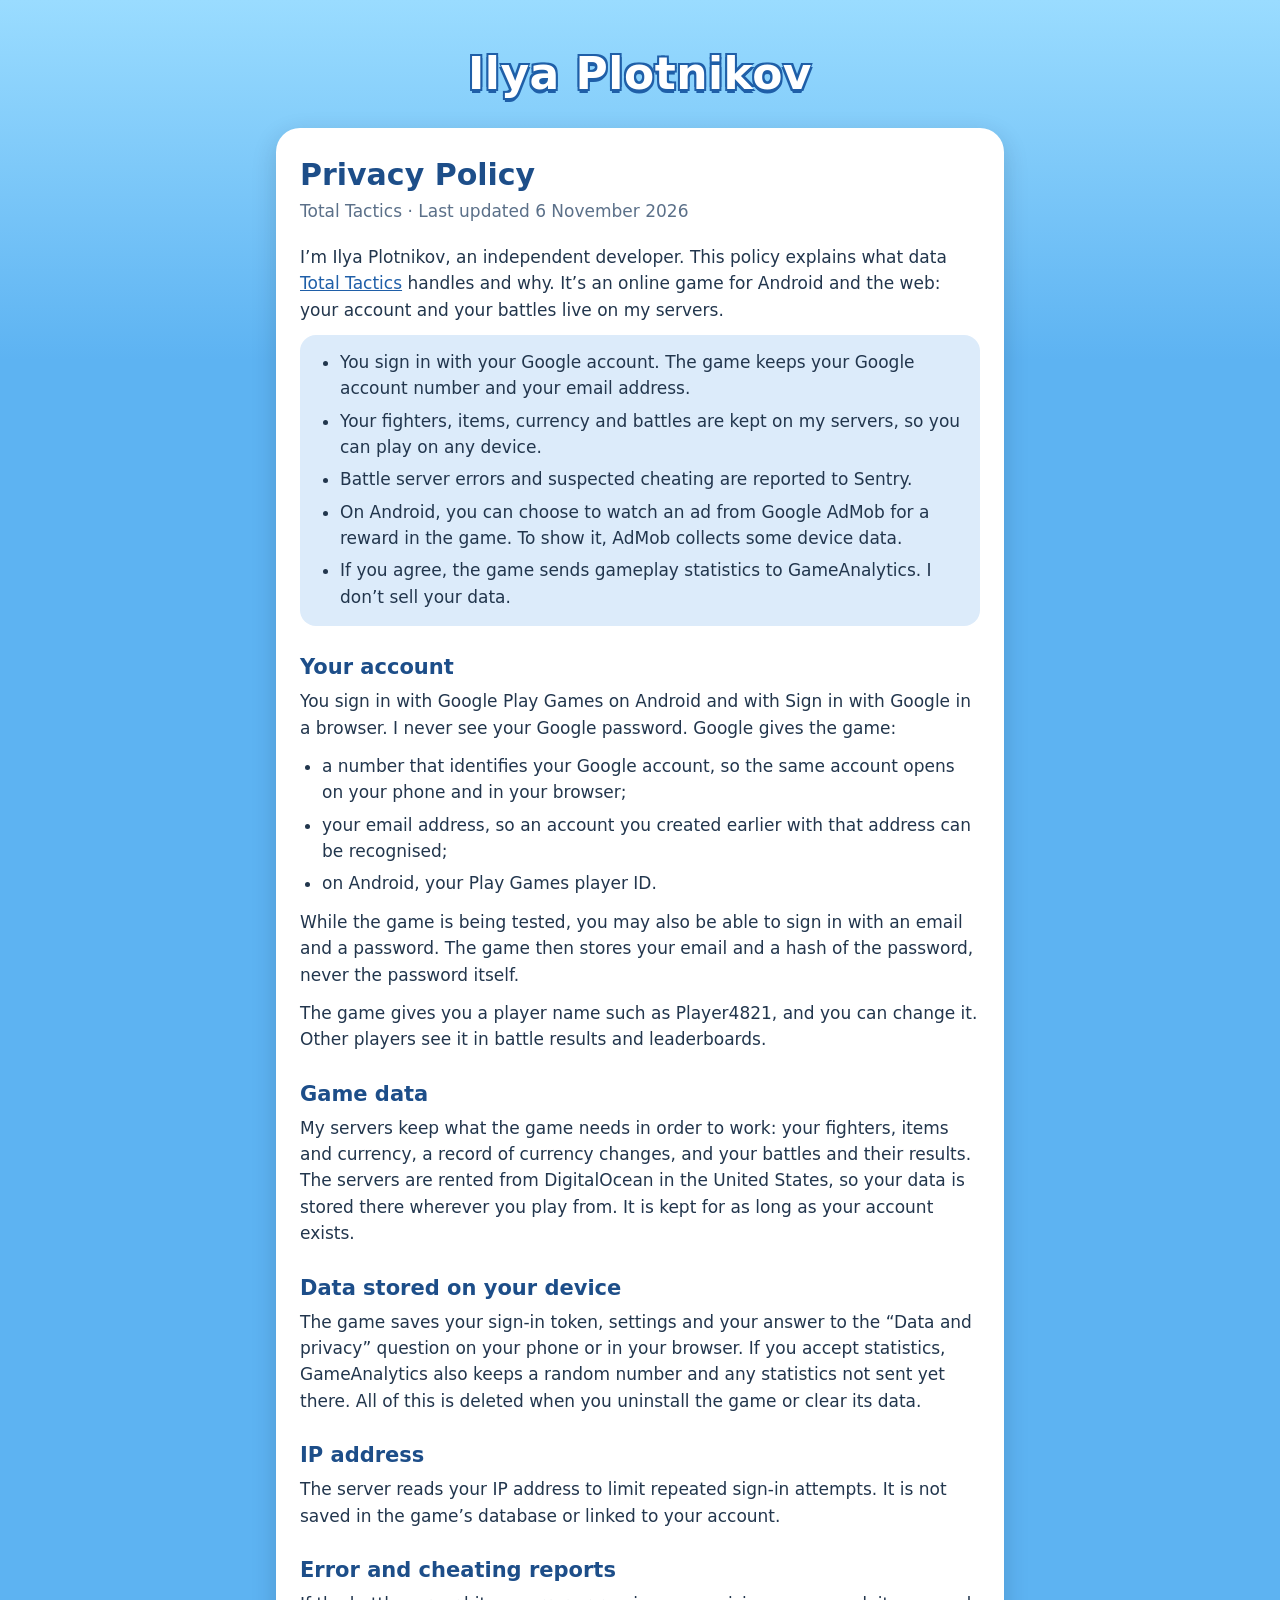
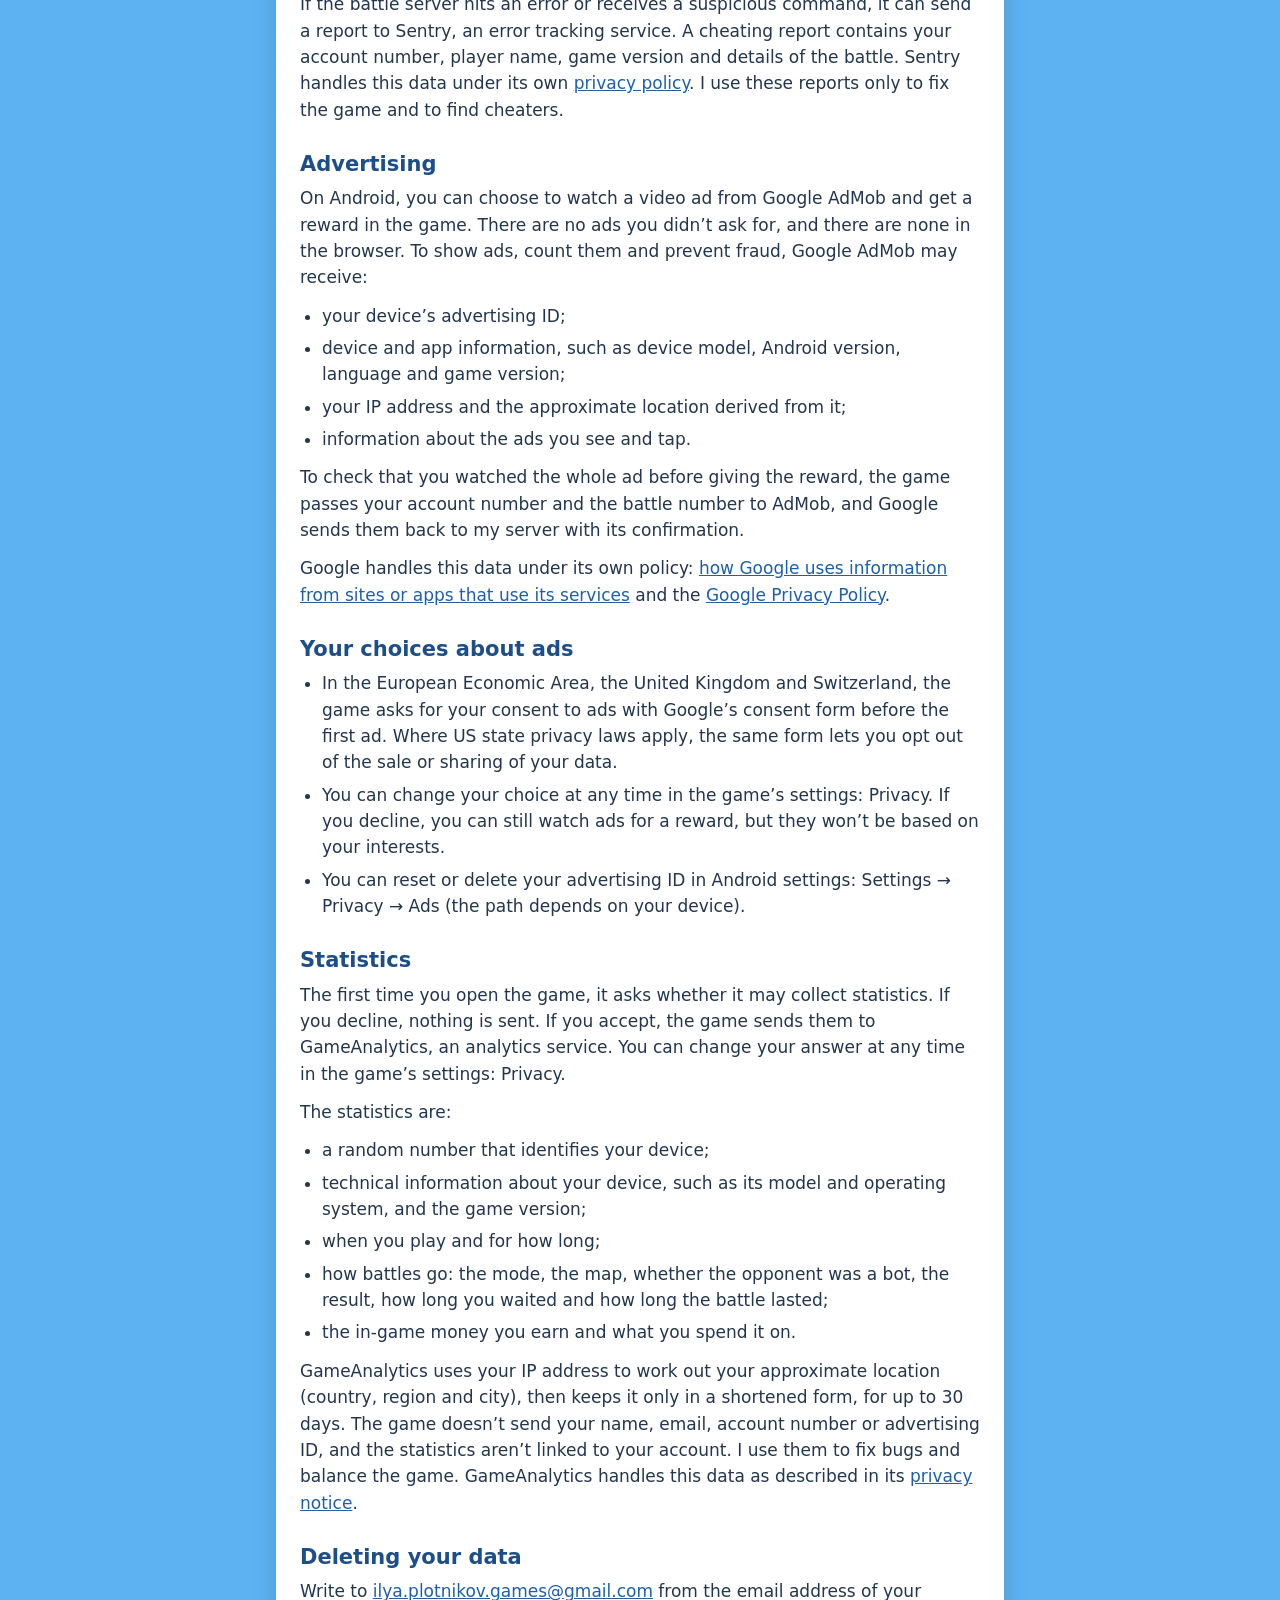
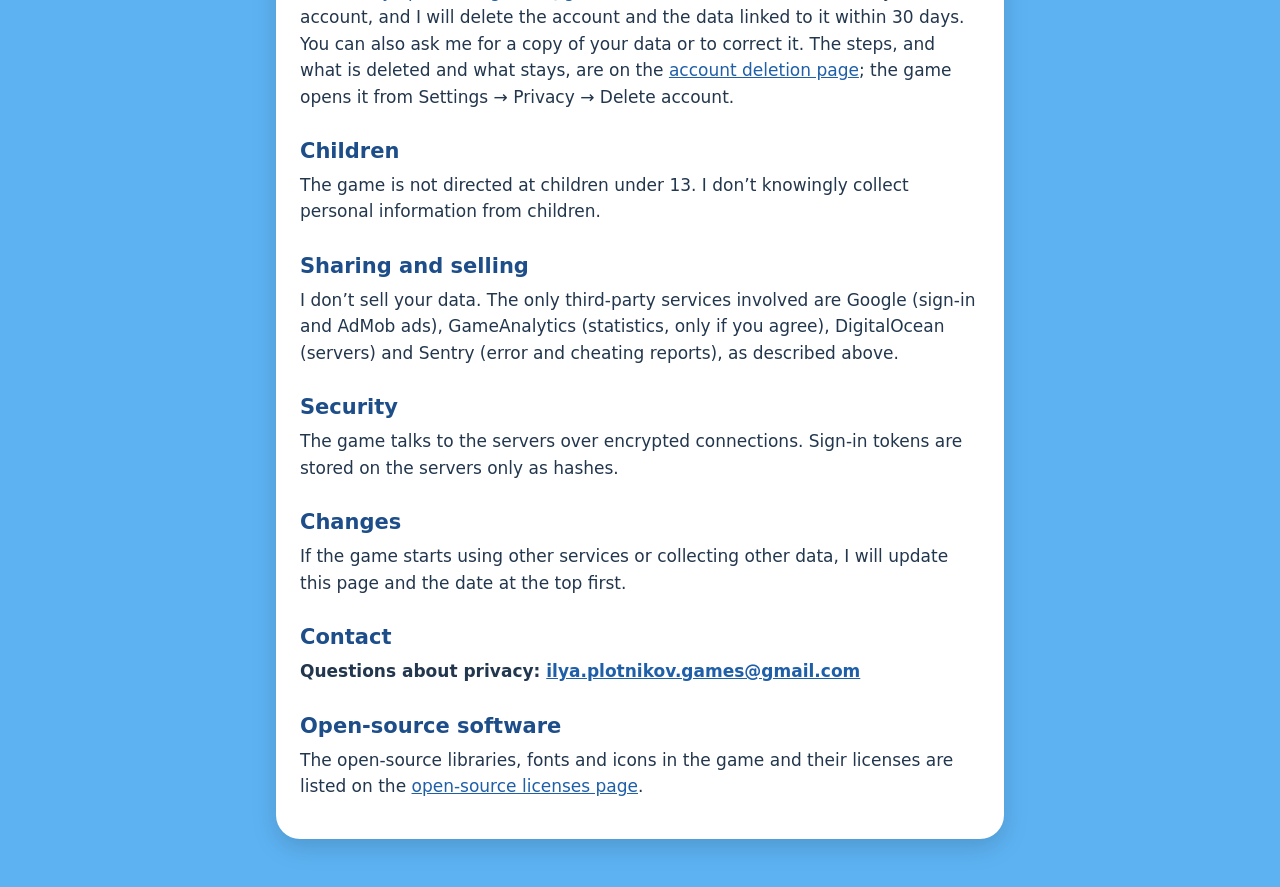
<file: totaltactics/privacy.html>
<!doctype html>
<html lang="en">
<head>
  <meta charset="utf-8">
  <meta name="viewport" content="width=device-width, initial-scale=1">
  <title>Privacy Policy — Total Tactics</title>
  <meta name="description" content="Privacy Policy of Total Tactics, an online game by Ilya Plotnikov.">
  <link rel="stylesheet" href="../style.css">
</head>
<body>
  <main class="page">
    <div class="title"><a href="../">Ilya Plotnikov</a></div>

    <article class="card">
      <h1>Privacy Policy</h1>
      <p class="updated">Total Tactics · Last updated 6 November 2026</p>
      <p>I’m Ilya Plotnikov, an independent developer. This policy explains what data <a href="./">Total Tactics</a> handles and why. It’s an online game for Android and the web: your account and your battles live on my servers.</p>

      <div class="short">
        <ul>
          <li>You sign in with your Google account. The game keeps your Google account number and your email address.</li>
          <li>Your fighters, items, currency and battles are kept on my servers, so you can play on any device.</li>
          <li>Battle server errors and suspected cheating are reported to Sentry.</li>
          <li>On Android, you can choose to watch an ad from Google AdMob for a reward in the game. To show it, AdMob collects some device data.</li>
          <li>If you agree, the game sends gameplay statistics to GameAnalytics. I don’t sell your data.</li>
        </ul>
      </div>

      <h2>Your account</h2>
      <p>You sign in with Google Play Games on Android and with Sign in with Google in a browser. I never see your Google password. Google gives the game:</p>
      <ul>
        <li>a number that identifies your Google account, so the same account opens on your phone and in your browser;</li>
        <li>your email address, so an account you created earlier with that address can be recognised;</li>
        <li>on Android, your Play Games player ID.</li>
      </ul>
      <p>While the game is being tested, you may also be able to sign in with an email and a password. The game then stores your email and a hash of the password, never the password itself.</p>
      <p>The game gives you a player name such as Player4821, and you can change it. Other players see it in battle results and leaderboards.</p>

      <h2>Game data</h2>
      <p>My servers keep what the game needs in order to work: your fighters, items and currency, a record of currency changes, and your battles and their results. The servers are rented from DigitalOcean in the United States, so your data is stored there wherever you play from. It is kept for as long as your account exists.</p>

      <h2>Data stored on your device</h2>
      <p>The game saves your sign-in token, settings and your answer to the “Data and privacy” question on your phone or in your browser. If you accept statistics, GameAnalytics also keeps a random number and any statistics not sent yet there. All of this is deleted when you uninstall the game or clear its data.</p>

      <h2>IP address</h2>
      <p>The server reads your IP address to limit repeated sign-in attempts. It is not saved in the game’s database or linked to your account.</p>

      <h2>Error and cheating reports</h2>
      <p>If the battle server hits an error or receives a suspicious command, it can send a report to Sentry, an error tracking service. A cheating report contains your account number, player name, game version and details of the battle. Sentry handles this data under its own <a href="https://sentry.io/privacy/">privacy policy</a>. I use these reports only to fix the game and to find cheaters.</p>

      <h2>Advertising</h2>
      <p>On Android, you can choose to watch a video ad from Google AdMob and get a reward in the game. There are no ads you didn’t ask for, and there are none in the browser. To show ads, count them and prevent fraud, Google AdMob may receive:</p>
      <ul>
        <li>your device’s advertising ID;</li>
        <li>device and app information, such as device model, Android version, language and game version;</li>
        <li>your IP address and the approximate location derived from it;</li>
        <li>information about the ads you see and tap.</li>
      </ul>
      <p>To check that you watched the whole ad before giving the reward, the game passes your account number and the battle number to AdMob, and Google sends them back to my server with its confirmation.</p>
      <p>Google handles this data under its own policy: <a href="https://policies.google.com/technologies/partner-sites">how Google uses information from sites or apps that use its services</a> and the <a href="https://policies.google.com/privacy">Google Privacy Policy</a>.</p>

      <h2>Your choices about ads</h2>
      <ul>
        <li>In the European Economic Area, the United Kingdom and Switzerland, the game asks for your consent to ads with Google’s consent form before the first ad. Where US state privacy laws apply, the same form lets you opt out of the sale or sharing of your data.</li>
        <li>You can change your choice at any time in the game’s settings: Privacy. If you decline, you can still watch ads for a reward, but they won’t be based on your interests.</li>
        <li>You can reset or delete your advertising ID in Android settings: Settings → Privacy → Ads (the path depends on your device).</li>
      </ul>

      <h2>Statistics</h2>
      <p>The first time you open the game, it asks whether it may collect statistics. If you decline, nothing is sent. If you accept, the game sends them to GameAnalytics, an analytics service. You can change your answer at any time in the game’s settings: Privacy.</p>
      <p>The statistics are:</p>
      <ul>
        <li>a random number that identifies your device;</li>
        <li>technical information about your device, such as its model and operating system, and the game version;</li>
        <li>when you play and for how long;</li>
        <li>how battles go: the mode, the map, whether the opponent was a bot, the result, how long you waited and how long the battle lasted;</li>
        <li>the in-game money you earn and what you spend it on.</li>
      </ul>
      <p>GameAnalytics uses your IP address to work out your approximate location (country, region and city), then keeps it only in a shortened form, for up to 30 days. The game doesn’t send your name, email, account number or advertising ID, and the statistics aren’t linked to your account. I use them to fix bugs and balance the game. GameAnalytics handles this data as described in its <a href="https://www.gameanalytics.com/trust/privacy-notice">privacy notice</a>.</p>

      <h2 id="delete">Deleting your data</h2>
      <p>Write to <a href="mailto:ilya.plotnikov.games@gmail.com">ilya.plotnikov.games@gmail.com</a> from the email address of your account, and I will delete the account and the data linked to it within 30 days. You can also ask me for a copy of your data or to correct it. The steps, and what is deleted and what stays, are on the <a href="delete-account.html">account deletion page</a>; the game opens it from Settings → Privacy → Delete account.</p>

      <h2>Children</h2>
      <p>The game is not directed at children under 13. I don’t knowingly collect personal information from children.</p>

      <h2>Sharing and selling</h2>
      <p>I don’t sell your data. The only third-party services involved are Google (sign-in and AdMob ads), GameAnalytics (statistics, only if you agree), DigitalOcean (servers) and Sentry (error and cheating reports), as described above.</p>

      <h2>Security</h2>
      <p>The game talks to the servers over encrypted connections. Sign-in tokens are stored on the servers only as hashes.</p>

      <h2>Changes</h2>
      <p>If the game starts using other services or collecting other data, I will update this page and the date at the top first.</p>

      <h2>Contact</h2>
      <p class="contact">Questions about privacy: <a href="mailto:ilya.plotnikov.games@gmail.com">ilya.plotnikov.games@gmail.com</a></p>

      <h2 id="licenses">Open-source software</h2>
      <p>The open-source libraries, fonts and icons in the game and their licenses are listed on the <a href="licenses.html">open-source licenses page</a>.</p>
    </article>
  </main>
</body>
</html>
</file>
<file: style.css>
:root {
  --sky-top: #9adcff;
  --sky: #5db3f2;
  --panel: #ffffff;
  --text: #22364d;
  --muted: #5b7089;
  --ink: #1d4e89;
  --link: #1f5fa8;
  --place: #dcebfa;
  --accent: #ffd166;
  --accent-ink: #3d2c00;
  --title: #ffffff;
  --title-outline: #1f5fa8;
  color-scheme: light;
}

@media (prefers-color-scheme: dark) {
  :root:not([data-theme="light"]) {
    --sky-top: #14335a;
    --sky: #0e1e33;
    --panel: #14243d;
    --text: #dfe9f5;
    --muted: #9fb3c9;
    --ink: #9adcff;
    --link: #9adcff;
    --place: #1d3453;
    color-scheme: dark;
  }
}

* { box-sizing: border-box; }

body {
  margin: 0;
  min-height: 100vh;
  background: linear-gradient(180deg, var(--sky-top) 0, var(--sky) 360px, var(--sky) 100%);
  background-color: var(--sky);
  color: var(--text);
  font: 17px/1.55 ui-rounded, system-ui, -apple-system, "Segoe UI", Roboto, sans-serif;
}

.page {
  max-width: 760px;
  margin: 0 auto;
  padding: 32px 16px 48px;
}

.title {
  margin: 8px 0 20px;
  text-align: center;
  color: var(--title);
  font-size: 44px;
  font-weight: 800;
  letter-spacing: 0.5px;
  text-shadow:
    -2px -2px 0 var(--title-outline), 2px -2px 0 var(--title-outline),
    -2px 2px 0 var(--title-outline), 2px 2px 0 var(--title-outline),
    0 4px 0 var(--title-outline);
}

.title a { color: inherit; text-decoration: none; }

.role {
  margin: -8px 0 20px;
  text-align: center;
  color: var(--ink);
  font-size: 19px;
  font-weight: 700;
}

h2.first { margin-top: 0; }

.card {
  background: var(--panel);
  border-radius: 24px;
  padding: 28px 24px;
  box-shadow: 0 8px 24px rgba(14, 30, 51, 0.18);
}

h1, h2 { color: var(--ink); line-height: 1.25; }
h1 { margin: 0 0 4px; font-size: 30px; }
h2 { margin: 28px 0 8px; font-size: 21px; }
p, ul { margin: 0 0 12px; }
ul { padding-left: 22px; }
li { margin-bottom: 6px; }
a { color: var(--link); }

.updated { color: var(--muted); margin-bottom: 20px; }

.short {
  background: var(--place);
  border-radius: 16px;
  padding: 14px 18px 4px;
}

.contact { font-weight: 600; }

.game p { font-size: 19px; }

.soon,
.store {
  display: inline-block;
  margin: 4px 0 16px;
  padding: 6px 14px;
  border-radius: 999px;
  background: var(--accent);
  color: var(--accent-ink);
  font-weight: 700;
}

.store { text-decoration: none; }

.links { margin-top: 8px; }

.game-row {
  display: block;
  margin: 0 0 12px;
  padding: 14px 18px;
  border-radius: 16px;
  background: var(--place);
  color: var(--text);
  text-decoration: none;
}

.game-row:hover { outline: 2px solid var(--link); }
.game-name { display: block; color: var(--ink); font-size: 20px; font-weight: 800; }
.game-line { display: block; color: var(--muted); }

h3 { margin: 24px 0 8px; color: var(--ink); font-size: 18px; }
.credits li { margin-bottom: 10px; overflow-wrap: anywhere; }

.license {
  margin: 0 0 16px;
  padding: 14px 16px;
  border-radius: 16px;
  background: var(--place);
  font: 13px/1.5 ui-monospace, SFMono-Regular, Menlo, Consolas, monospace;
  white-space: pre-wrap;
  overflow-wrap: anywhere;
}

@media (max-width: 480px) {
  .title { font-size: 36px; }
  .card { padding: 22px 18px; border-radius: 20px; }
  h1 { font-size: 26px; }
}
</file>
